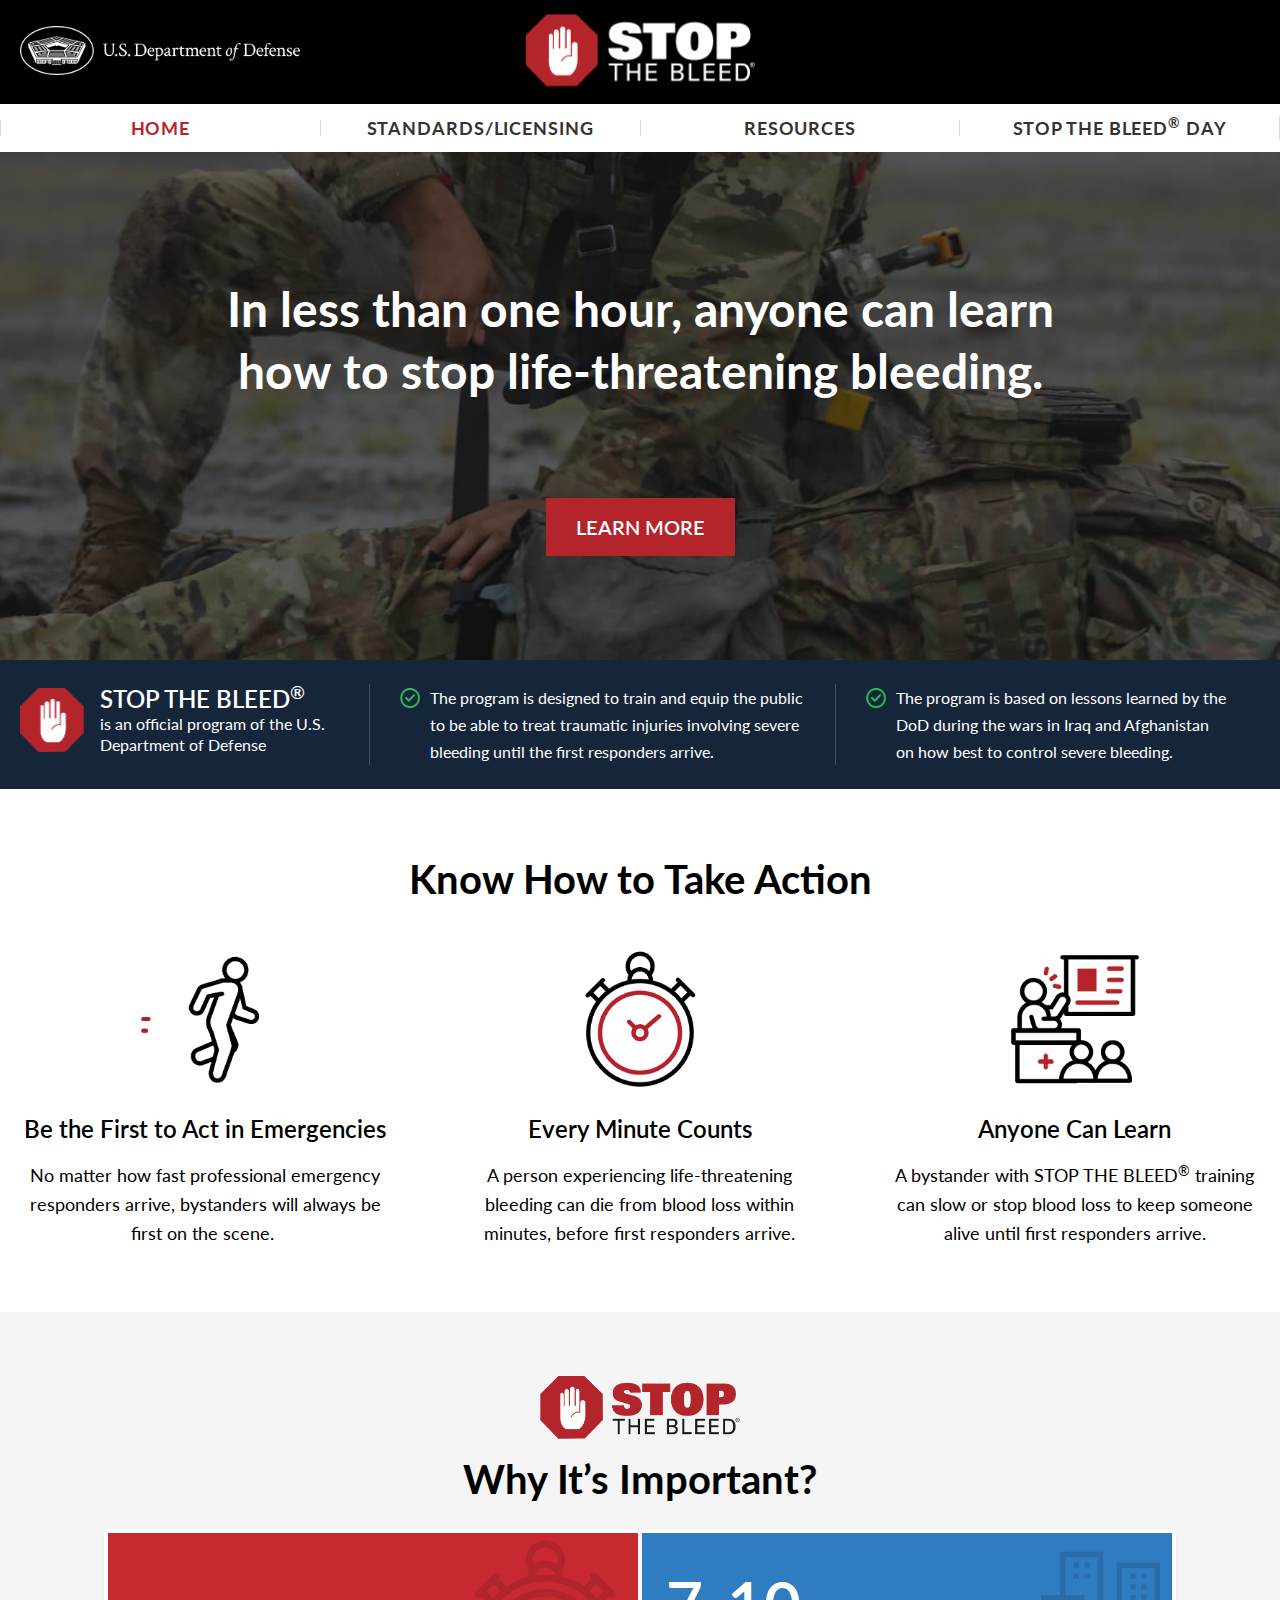
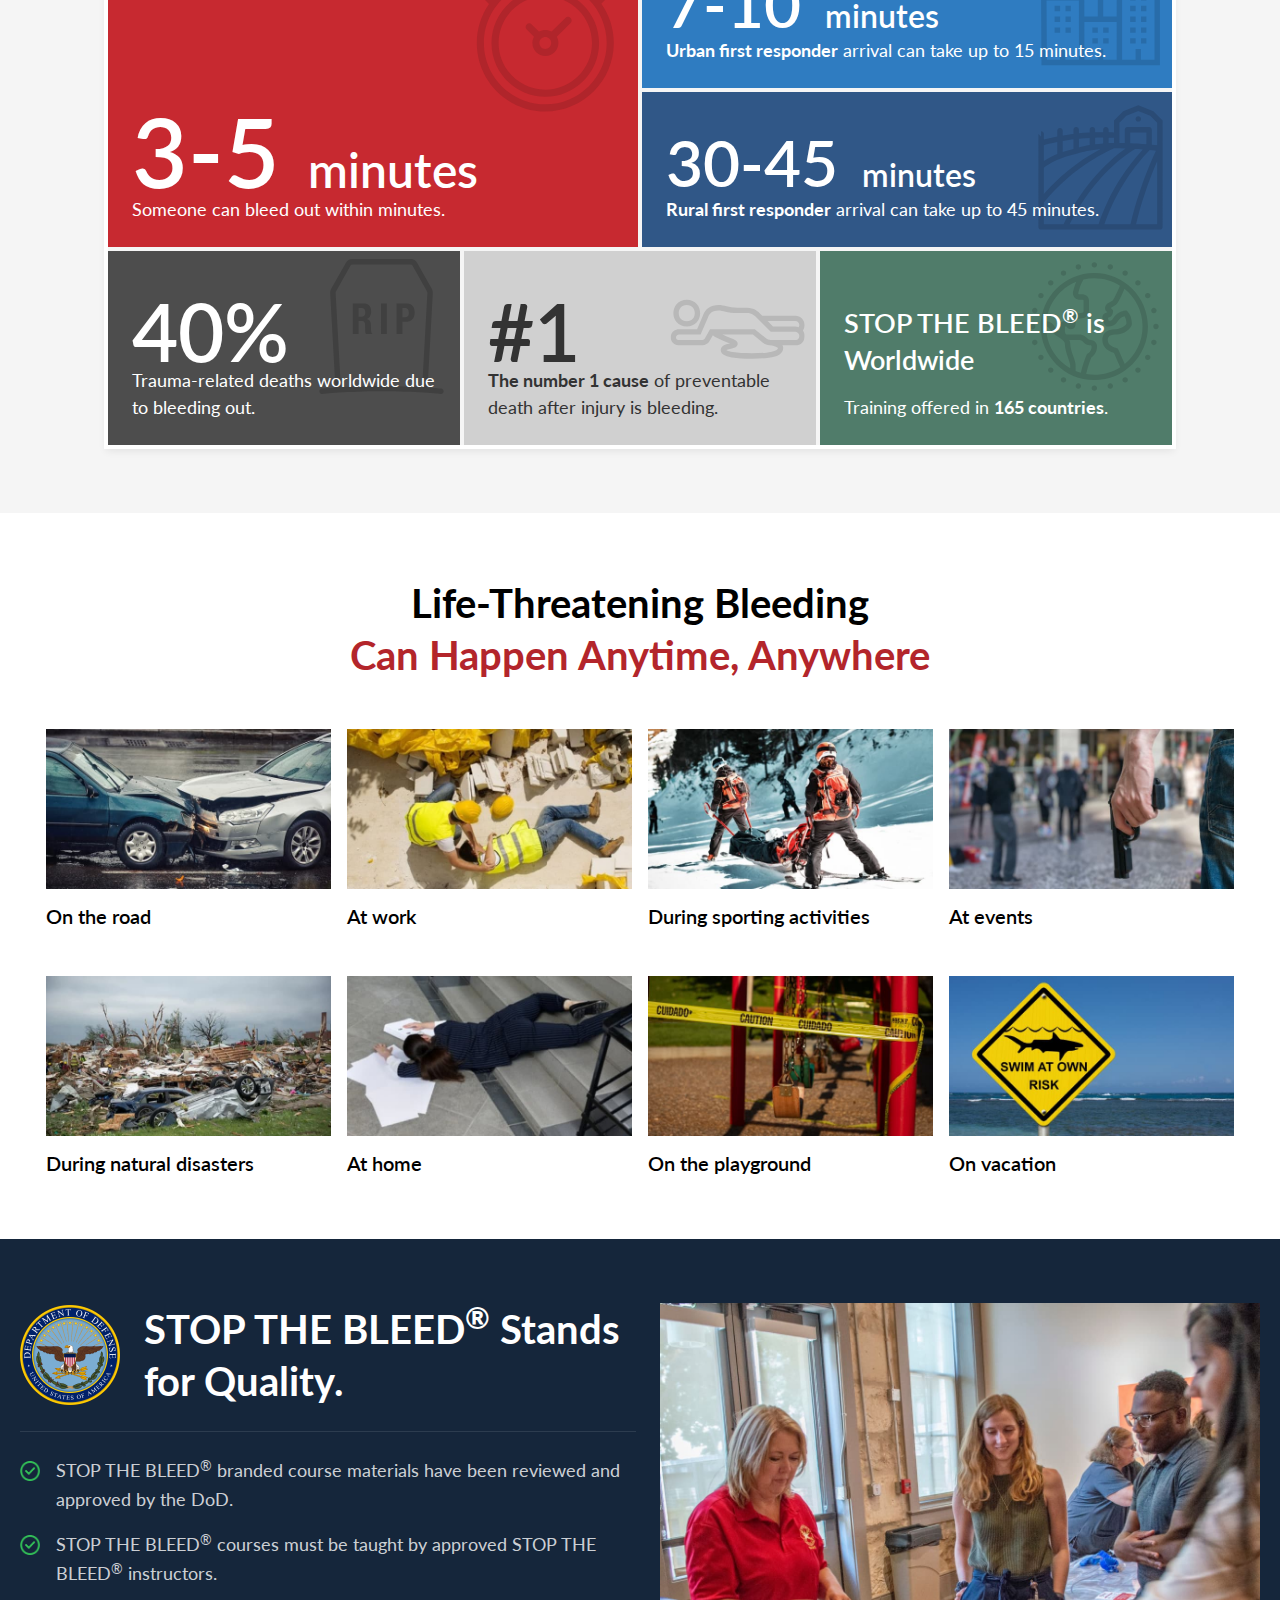
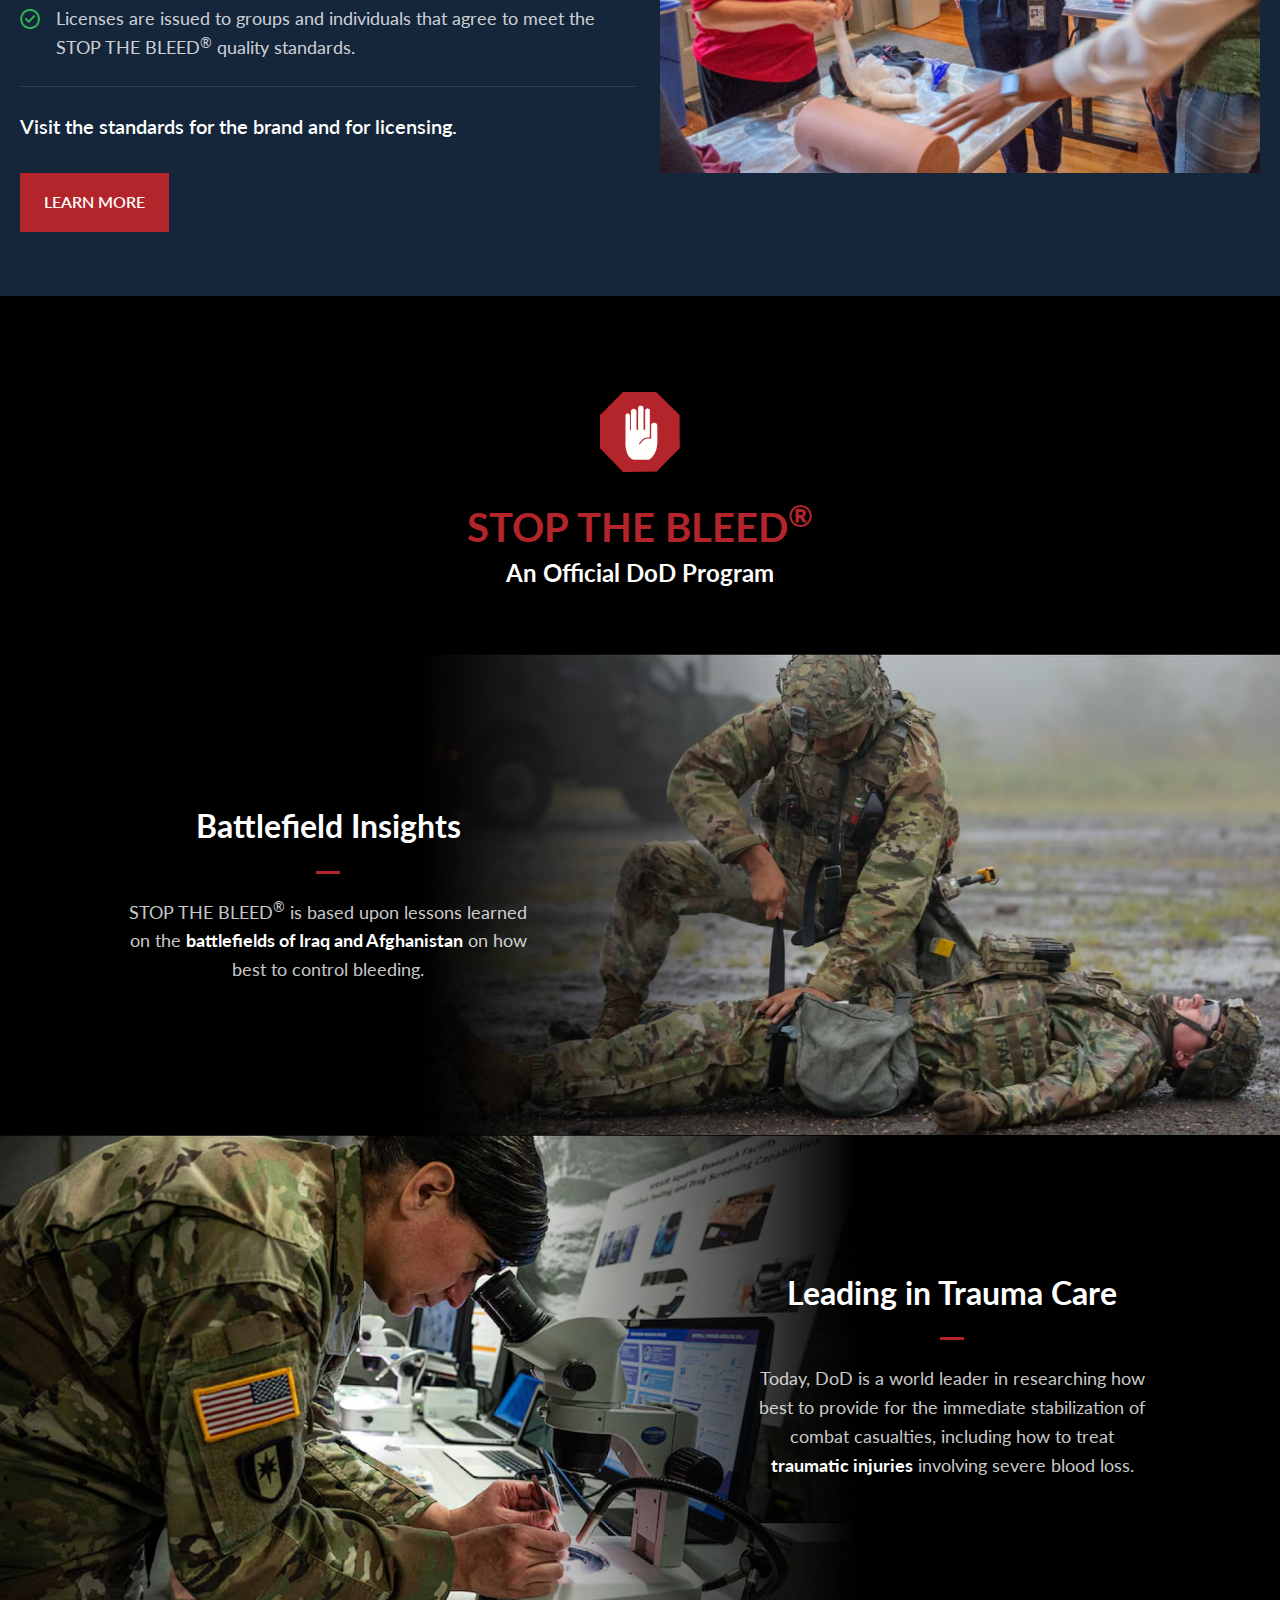
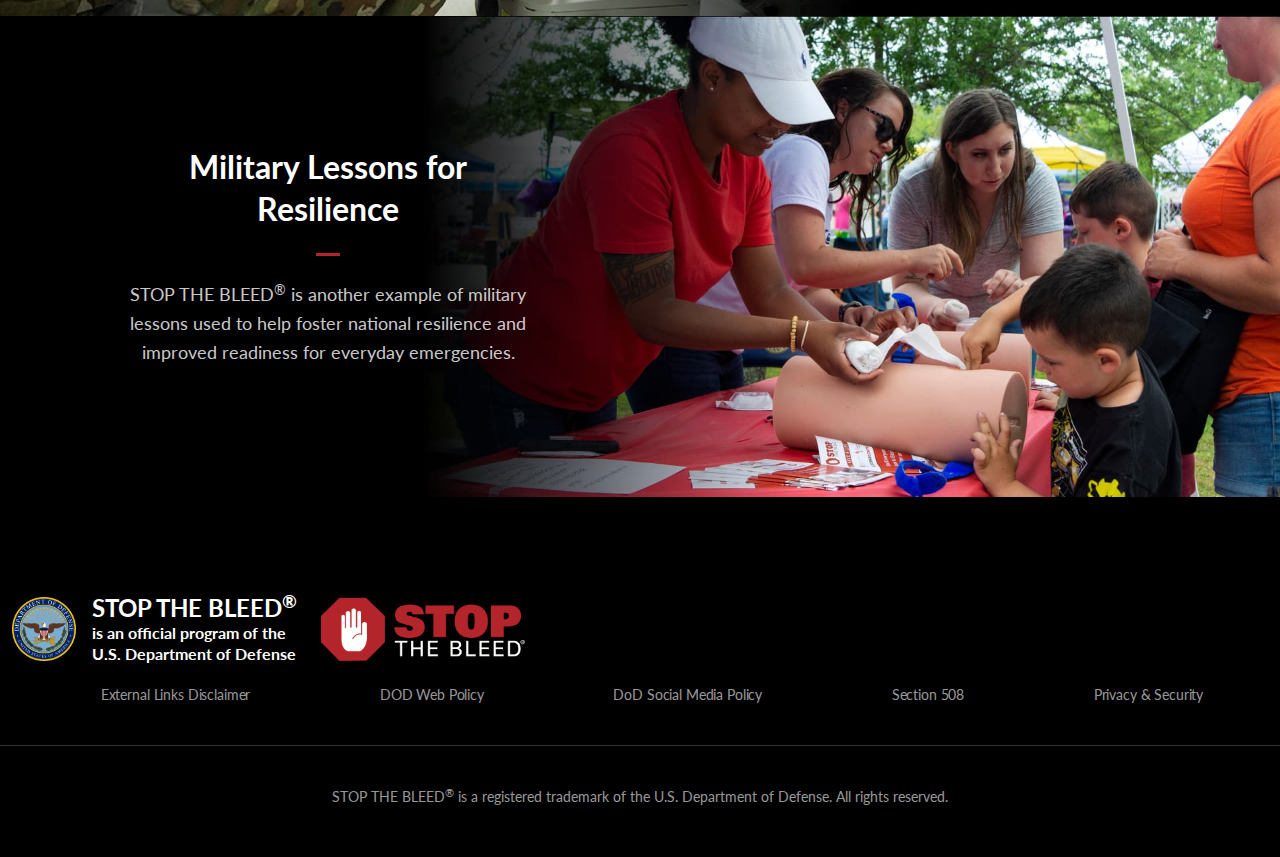
<file: index.html>
<!doctype html>
<html lang="en-US">
<head prefix="og: https://ogp.me/ns#">
<!-- Google Tag Manager --> 
<script>(function(w,d,s,l,i){w[l]=w[l]||[];w[l].push({'gtm.start':
new Date().getTime(),event:'gtm.js'});var f=d.getElementsByTagName(s)[0],
j=d.createElement(s),dl=l!='dataLayer'?'&l='+l:'';j.async=true;j.src=
'https://www.googletagmanager.com/gtm.js?id='+i+dl;f.parentNode.insertBefore(j,f);
})(window,document,'script','dataLayer','GTM-W4WP4XMF');</script> 
<!-- End Google Tag Manager -->
<meta charset="UTF-8">
<title>DoD STOP THE BLEED®</title>
<meta name="description" content="STOP THE BLEED® is an official program of the U.S. Department of Defense (DoD) designed to train and equip the public to treat severe bleeding injuries. Learn more about the program and its resources.">
<meta name="keywords" content="STOP THE BLEED, U.S. Department of Defense, DoD, bleeding control, emergency response, training, severe bleeding, public safety">
<meta name="viewport" content="width=device-width,initial-scale=1.0">
<meta name="format-detection" content="telephone=no,email=no,address=no">
<link rel="icon" href="https://www.dodstopthebleed.org/img/favicon.ico" />
<link rel="apple-touch-icon" href="https://www.dodstopthebleed.org/img/favicon.png" />
<link rel="canonical" href="https://www.dodstopthebleed.org/" />
<meta name="robots" content="index, follow">

<!-- OGP -->
<meta property="og:url" content="https://www.dodstopthebleed.org">
<meta property="og:type" content="website">
<meta property="og:title" content="DoD STOP THE BLEED®">
<meta property="og:description" content="STOP THE BLEED® is an official program of the U.S. Department of Defense (DoD)">
<meta property="og:site_name" content="DoD STOP THE BLEED®">
<meta property="og:image" content="https://www.dodstopthebleed.org/img/stbimg.jpg">
<meta property="og:locale" content="en_US">

<!-- Import Google Fonts -->
<style>
@import url('https://fonts.googleapis.com/css2?family=Lato:ital,wght@0,100;0,300;0,400;0,700;0,900;1,100;1,300;1,400;1,700;1,900&display=swap');
</style>

<!-- Import CSS -->
<link href="css/reset.css" rel="stylesheet" type="text/css">
<link href="css/style.css" rel="stylesheet" type="text/css">

<!-- Import jquery and scripts --> 
<script src="https://code.jquery.com/jquery-1.12.4.min.js"></script> 
<script src="js/menu.js"></script> 
<!-- Schema Markup --> 
<script type="application/ld+json">
	{
	  "@context": "https://schema.org",
	  "@type": "WebPage",
	  "headline": "DoD STOP THE BLEED®",
	  "description": "STOP THE BLEED® is an official program of the U.S. Department of Defense designed to train and equip the public to treat severe bleeding injuries.",
	  "url": "https://www.dodstopthebleed.org/",
	  "author": {
		"@type": "Organization",
		"name": "U.S. Department of Defense"
	  },
	  "datePublished": "2025-02-24",
	  "image": "https://www.dodstopthebleed.org/img/stbimg.jpg",
	  "mainEntityOfPage": {
		"@type": "WebPage",
		"@id": "https://www.dodstopthebleed.org/"
	  }
	}
</script> 
<!-- Google tag (gtag.js) --> 
<script async src="https://www.googletagmanager.com/gtag/js?id=G-KY23160KFX"></script> 
<script>
  window.dataLayer = window.dataLayer || [];
  function gtag(){dataLayer.push(arguments);}
  gtag('js', new Date());

  gtag('config', 'G-KY23160KFX');
</script>
</head>
<body>
<!-- Google Tag Manager (noscript) -->
<noscript>
<iframe src="https://www.googletagmanager.com/ns.html?id=GTM-W4WP4XMF"
height="0" width="0" style="display:none;visibility:hidden"></iframe>
</noscript>
<!-- End Google Tag Manager (noscript) --> 
<!-- modal window -->
<div class="menu-icon"><img src="img/menu_icon.svg" alt="menu"/></div>
<div class="slide_modal">
  <nav class="slide-menu">
    <button class="close-btn"><img src="img/close_icon.svg" alt="Close the menu"/></button>
    <ul>
      <li><a href="index.html" title="DoD STOP THE BLEED® - Home"　ontouchstart>Home</a></li>
      <li><a href="dod-stop-the-bleed-standards.html" title="DoD STOP THE BLEED® - Standards/Licenses" ontouchstart>Standards/Licensing</a></li>
      <li><a href="dod-stop-the-bleed-resources.html" title="DoD STOP THE BLEED® - Resources" ontouchstart>Resources</a></li>
      <li><a href="dod-stop-the-bleed-day.html" title="DoD STOP THE BLEED® - STOP THE BLEED® Day" ontouchstart>STOP THE BLEED<sup>&#174;</sup> Day</a></li>
    </ul>
    <ul>
      <li><a href="dod-stop-the-bleed-external-links-disclaimer.html" title="Links Disclaimer">External Links Disclaimer</a></li>
      <li><a href="https://dodcio.defense.gov/DoD-Web-Policy/" title="DOD Web Policy">DOD Web Policy</a></li>
      <li><a href="https://www.defense.gov/social-media-policy/" target="_blank" title="DoD Social Media Policy" rel="noopener noreferrer">DoD Social Media Policy</a></li>
      <li><a href="https://dodcio.defense.gov/DoDSection508/Std_Stmt.aspx" target="_blank" title="Section 508" rel="noopener noreferrer">Section 508</a></li>
      <li><a href="dod-stop-the-bleed-privacy-security.html" title="Privacy and Security">Privacy &amp; Security</a></li>
    </ul>
    <div class="dodstb">
      <p><span class="title">STOP THE BLEED<sup>&#174;</sup></span>is an official program of the U.S. Department of Defense</p>
    </div>
    <p class="copy">STOP THE BLEED<sup>&#174;</sup> is a registered trademark of the U.S. Department of Defense. All rights reserved.</p>
  </nav>
</div>
<div class="header">
  <div class="dodlogo"><a href="https://www.defense.gov/" title="U.S. Department of Defense"><img src="img/logo_dod.png" width="734" height="128" alt="U.S. Department of Defense"></a></div>
  <div class="stblogo"><a href="index.html" title="DoD STOP THE BLEED®"><img src="img/logo_stb.png" width="462" height="144" alt=""></a></div>
</div>
<div class="header_menu">
  <ul>
    <li class="active"><strong>Home</strong></li>
    <li><a href="dod-stop-the-bleed-standards.html" title="DoD STOP THE BLEED® - Standards/Licenses"><strong>Standards/Licensing</strong></a></li>
    <li><a href="dod-stop-the-bleed-resources.html" title="DoD STOP THE BLEED® - Resources"><strong>Resources</strong></a></li>
    <li><a href="dod-stop-the-bleed-day.html" title="DoD STOP THE BLEED® - STOP THE BLEED® Day"><strong>STOP THE BLEED<sup>&#174;</sup> Day</strong></a></li>
  </ul>
</div>
<div class="main_cont">
  <h1>In less than one hour, anyone can learn <br>
    how to stop life-threatening bleeding.</h1>
  <p><a class="red-button" href="dod-stop-the-bleed-resources.html" title="DoD STOP THE BLEED® - Resources">Learn more</a></p>
  <div class="main_points">
    <div class="child"> <img src="img/stb_icon.png" width="129" height="128" alt="">
      <p><span class="title">STOP THE BLEED<sup>&#174;</sup></span>is an official program of the U.S. Department of Defense</p>
    </div>
    <div class="child">
      <p>The program is designed to train and equip the public to be able to treat traumatic injuries involving severe bleeding until the first responders arrive. </p>
    </div>
    <div class="child">
      <p>The program is based on lessons learned by the DoD during the wars in Iraq and Afghanistan on how best to control severe bleeding.</p>
    </div>
  </div>
</div>
<div class="takeaction">
  <h2>Know How to Take Action</h2>
  <div> <img src="img/index/action-1.gif" width="500" height="500" alt="Be the First to Act in Emergencies" title="Be the First to Act in Emergencies">
    <h3>Be the First to Act in Emergencies</h3>
    <p>No matter how fast professional emergency responders arrive, bystanders will always be first on the scene. </p>
  </div>
  <div> <img src="img/index/action-2.gif" width="500" height="500" alt="Every Minute Counts" title="Every Minute Counts">
    <h3>Every Minute Counts</h3>
    <p>A person experiencing life-threatening bleeding can die from blood loss within minutes, before first responders arrive.</p>
  </div>
  <div> <img src="img/index/action-3.gif" width="500" height="500" alt="Anyone Can Learn" title="Anyone Can Learn">
    <h3>Anyone Can Learn</h3>
    <p>A bystander with STOP THE BLEED<sup>&#174;</sup> training can slow or stop blood loss to keep someone alive until first responders arrive.</p>
  </div>
</div>
<div class="whyimportant"> <img class="stb" src="img/index/stb.png" width="703" height="220" alt="STOP THE BLEED®" title="DoD STOP THE BLEED®">
  <h2>Why It’s Important?</h2>
  <div class="container">
    <div class="important1">
      <h3><span>3-5</span> minutes</h3>
      <p>Someone can bleed out within minutes.</p>
    </div>
    <div class="important2">
      <h3><span>7-10</span> minutes</h3>
      <p><strong>Urban first responder</strong> arrival can take up to 15 minutes.</p>
    </div>
    <div class="important3">
      <h3><span>30-45</span> minutes</h3>
      <p><strong>Rural first responder</strong> arrival can take up to 45 minutes.</p>
    </div>
    <div class="important4">
      <h3><span>40%</span></h3>
      <p>Trauma-related deaths worldwide due to bleeding out.</p>
    </div>
    <div class="important5">
      <h3><span>#1</span></h3>
      <p><strong>The number 1 cause</strong> of preventable death after injury is bleeding.</p>
    </div>
    <div class="important6">
      <h3><span>STOP THE BLEED<sup>&#174;</sup> is Worldwide</span></h3>
      <p>Training offered in <strong>165 countries</strong>.</p>
    </div>
  </div>
</div>
<div class="ltb">
  <h2>Life-Threatening Bleeding <span>Can Happen Anytime, Anywhere</span></h2>
  <ul>
    <li><img src="img/index/threat_1.jpg" width="616" height="346" alt="The image for On the road" title="On the road">On the road</li>
    <li><img src="img/index/threat_2.jpg" width="616" height="346" alt="The image for At work" title="At work">At work</li>
    <li><img src="img/index/threat_3.jpg" width="616" height="346" alt="The image for During sporting activities" title="During sporting activities">During sporting activities</li>
    <li><img src="img/index/threat_4.jpg" width="616" height="346" alt="The image for At events" title="At events">At events</li>
    <li><img src="img/index/threat_5.jpg" width="616" height="346" alt="The image for During natural disasters" title="During natural disasters">During natural disasters</li>
    <li><img src="img/index/threat_6.jpg" width="616" height="346" alt="The image for At home" title="At home">At home</li>
    <li><img src="img/index/threat_7.jpg" width="616" height="346" alt="The image for On the playground" title="On the playground">On the playground</li>
    <li><img src="img/index/threat_8.jpg" width="616" height="346" alt="The image for On vacation" title="On vacation">On vacation</li>
  </ul>
</div>
<div class="quality">
  <div>
    <h2>STOP THE BLEED<sup>&#174;</sup> Stands for Quality.</h2>
    <ul>
      <li>STOP THE BLEED<sup>&#174;</sup> branded course materials have been reviewed and approved by the DoD.</li>
      <li>STOP THE BLEED<sup>&#174;</sup> courses must be taught by approved STOP THE BLEED<sup>&#174;</sup> instructors. </li>
      <li>Licenses are issued to groups and individuals that agree to meet the STOP THE BLEED<sup>&#174;</sup> quality standards.</li>
    </ul>
    <p>Visit the standards for the brand and for licensing. </p>
    <a class="red-button" href="dod-stop-the-bleed-standards.html" title="STOP THE BLEED® Standards and Licensing">Learn more</a> </div>
  <div> <img class="qualityimage" src="img/index/quality.jpg" width="1232" height="964" alt="The image for STOP THE BLEED® Stands for Quality" title="STOP THE BLEED® Stands for Quality"> </div>
</div>
<div class="odp"> <img class="logo" src="img/stb_icon.png" width="129" height="128" alt="">
  <h2>STOP THE BLEED<sup>&#174;</sup> <span>An Official DoD Program</span></h2>
  <div class="first">
    <div>
      <h3>Battlefield Insights</h3>
      <hr>
      <p>STOP THE BLEED<sup>&#174;</sup> is based upon lessons learned on the <strong>battlefields of Iraq and Afghanistan</strong> on how best to control bleeding. <img class="dps" src="img/index/program_1.jpg" width="1284" height="723" alt="Battlefield Insights"> </p>
    </div>
  </div>
  <div class="second">
    <div>
      <h3>Leading in Trauma Care</h3>
      <hr>
      <p>Today, DoD is a world leader in researching how best to provide for the immediate stabilization of combat casualties, including how to treat <strong>traumatic injuries</strong> involving severe blood loss. <img class="dps" src="img/index/program_2.jpg" width="1284" height="723" alt="Leading in Trauma Care"> </p>
    </div>
  </div>
  <div class="third">
    <div>
      <h3>Military Lessons for Resilience</h3>
      <hr>
      <p>STOP THE BLEED<sup>&#174;</sup> is another example of military lessons used to help foster national resilience and improved readiness for everyday emergencies. <img class="dps" src="img/index/program_3.jpg" width="1284" height="723" alt="Military Lessons for Resilience"> </p>
    </div>
  </div>
</div>
<footer>
  <div class="cont">
    <div class="footer_dodstb">
      <p><span class="title">STOP THE BLEED<sup>&#174;</sup></span>is an official program of the U.S. Department of Defense</p>
    </div>
    <img src="img/footer_2.png" width="409" height="129" alt="STOP THE BLEED®" title="STOP THE BLEED®">
    <ul>
      <li><a href="dod-stop-the-bleed-external-links-disclaimer.html" title="Links Disclaimer">External Links Disclaimer</a></li>
      <li><a href="https://dodcio.defense.gov/DoD-Web-Policy/" title="DOD Web Policy">DOD Web Policy</a></li>
      <li><a href="https://www.defense.gov/social-media-policy/" target="_blank" title="DoD Social Media Policy" rel="noopener noreferrer">DoD Social Media Policy</a></li>
      <li><a href="https://dodcio.defense.gov/DoDSection508/Std_Stmt.aspx" target="_blank" title="Section 508" rel="noopener noreferrer">Section 508</a></li>
      <li><a href="dod-stop-the-bleed-privacy-security.html" title="Privacy and Security">Privacy &amp; Security</a></li>
    </ul>
  </div>
  <hr>
  <p class="copy">STOP THE BLEED<sup>&#174;</sup> is a registered trademark of the U.S. Department of Defense. All rights reserved. </p>
</footer>
</body>
</html>
</file>
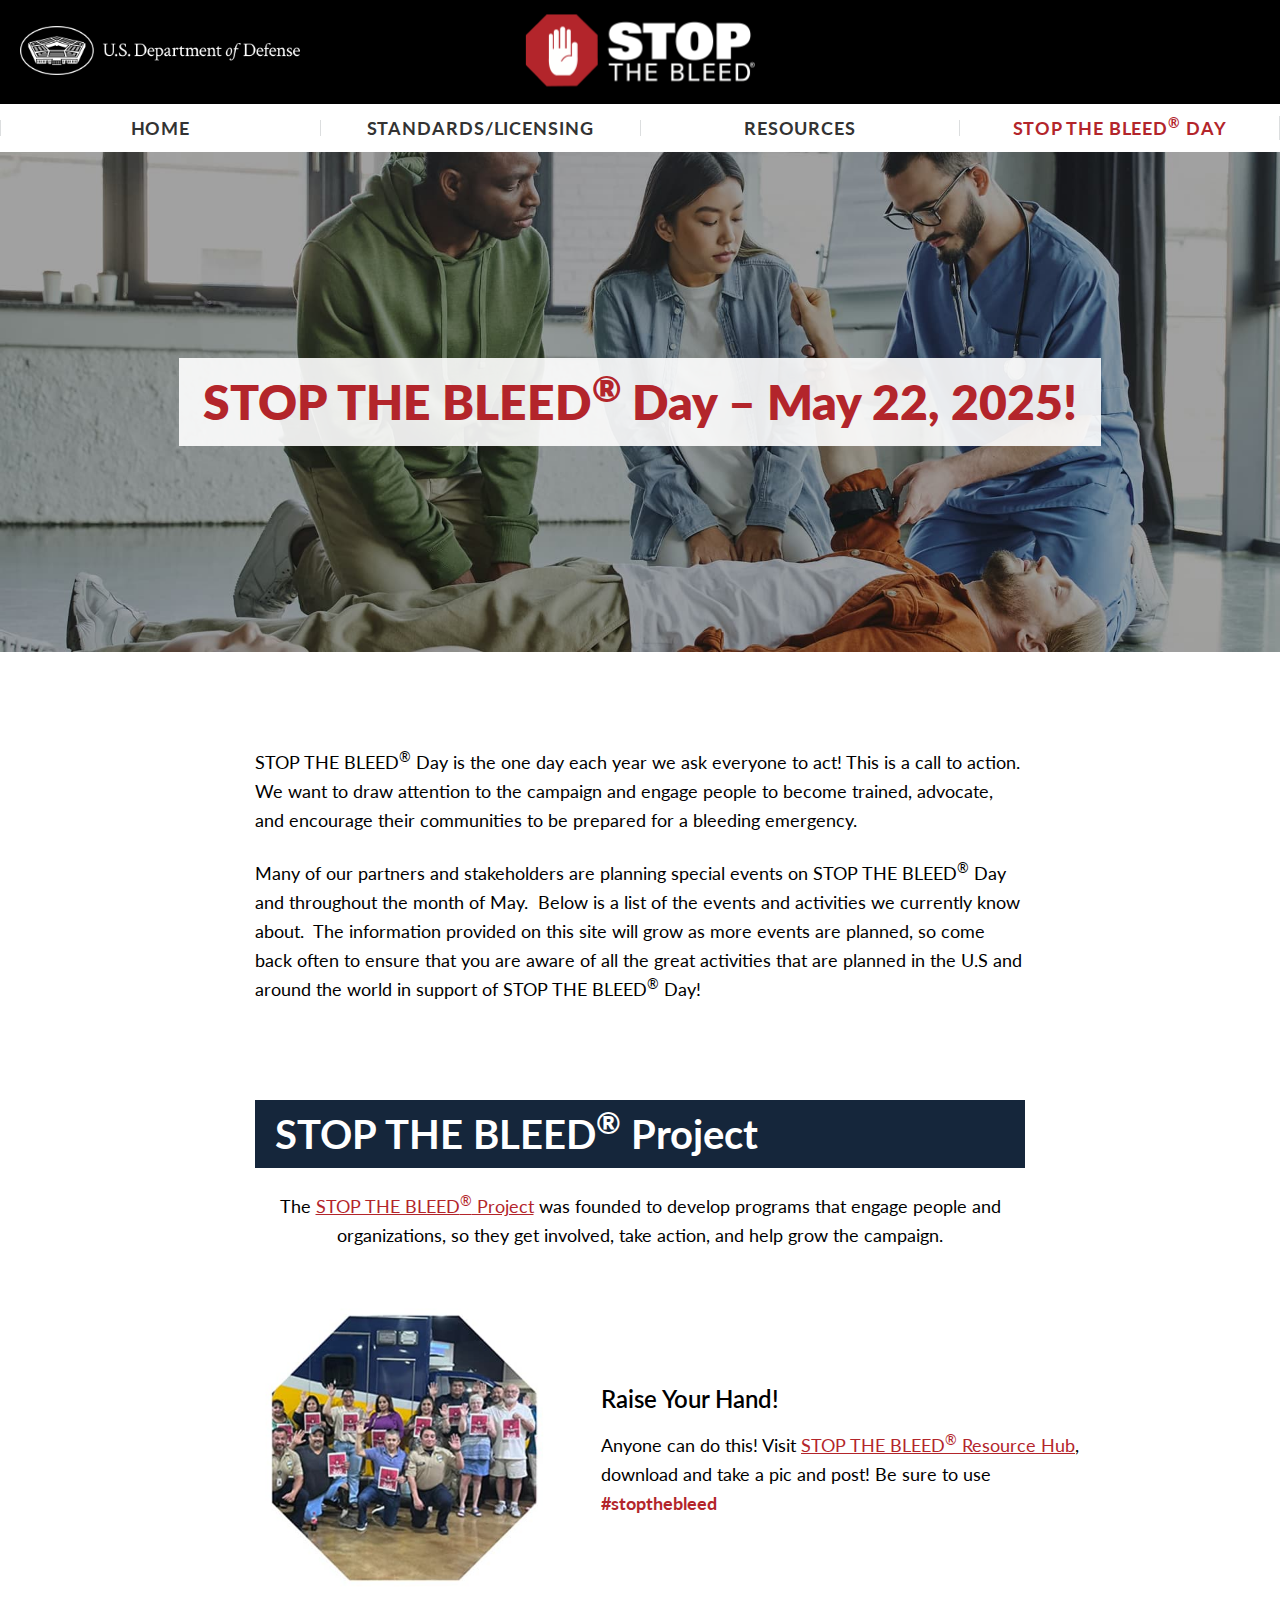
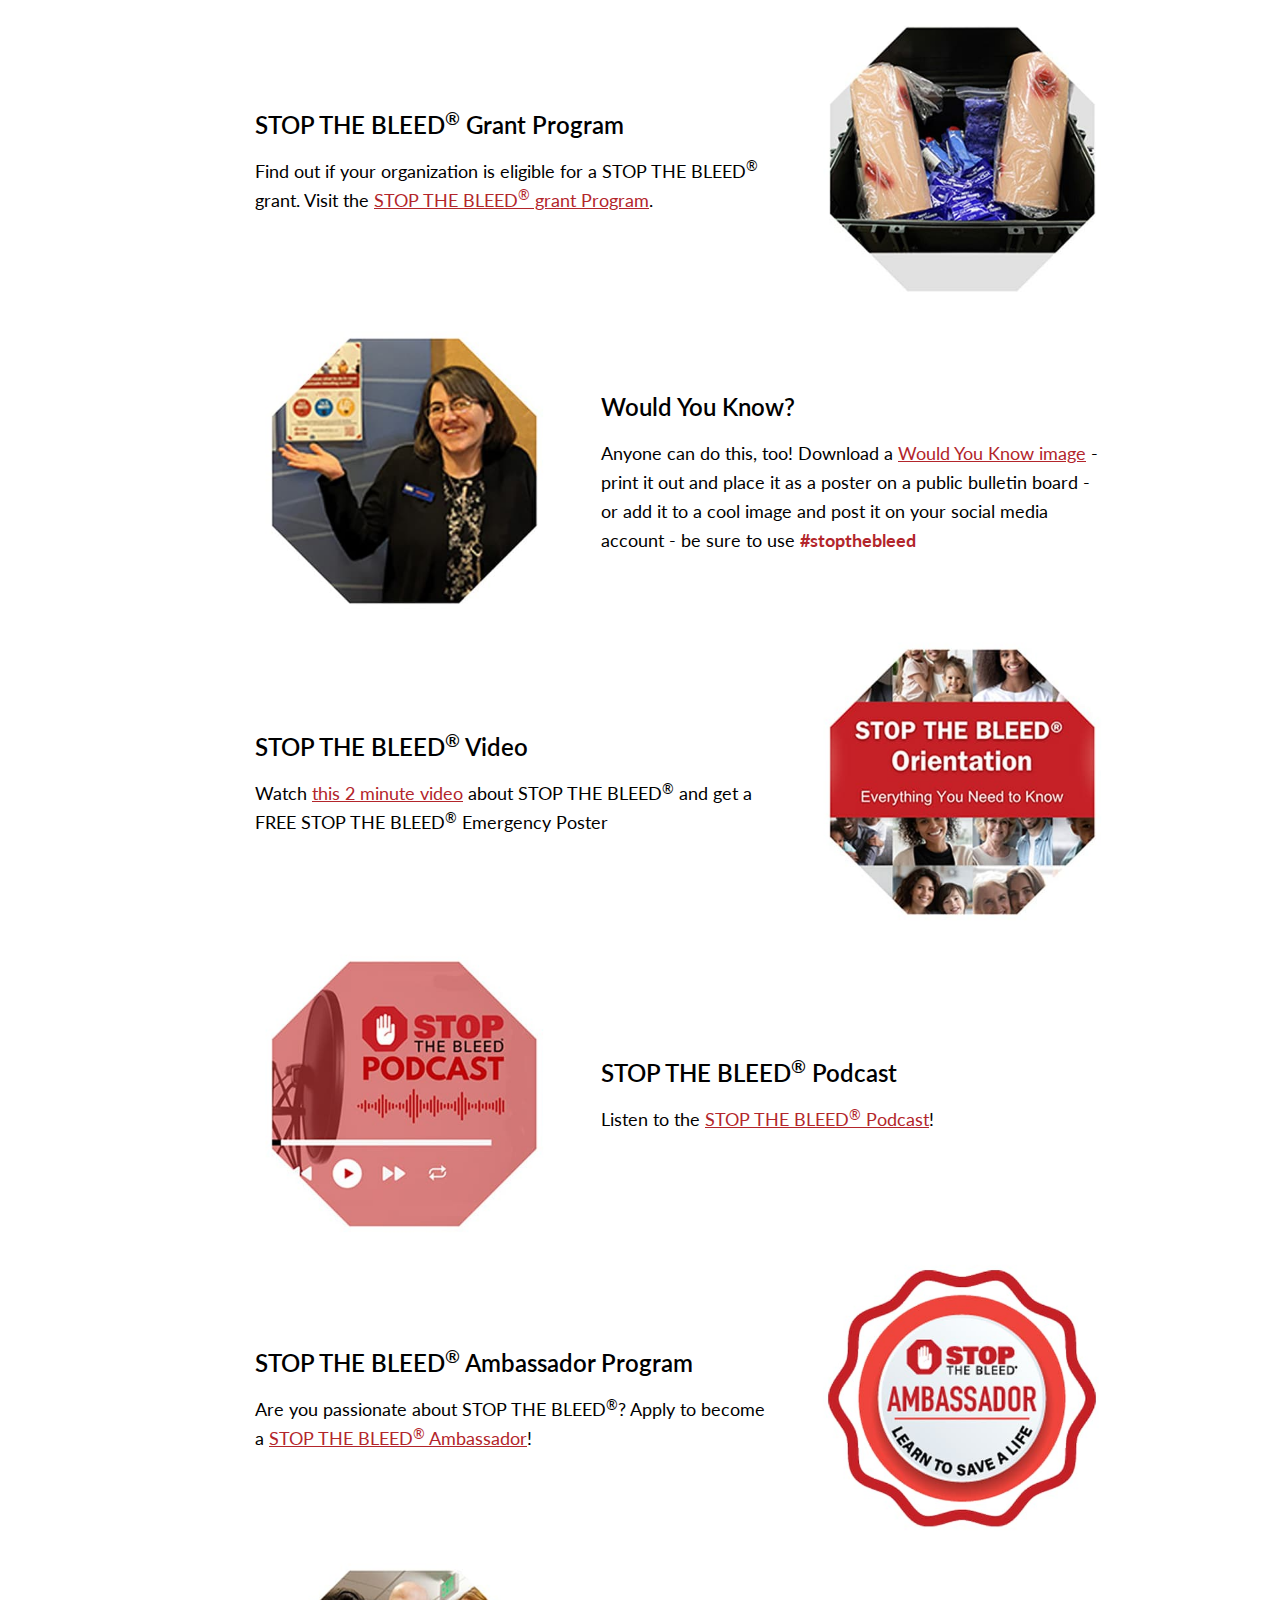
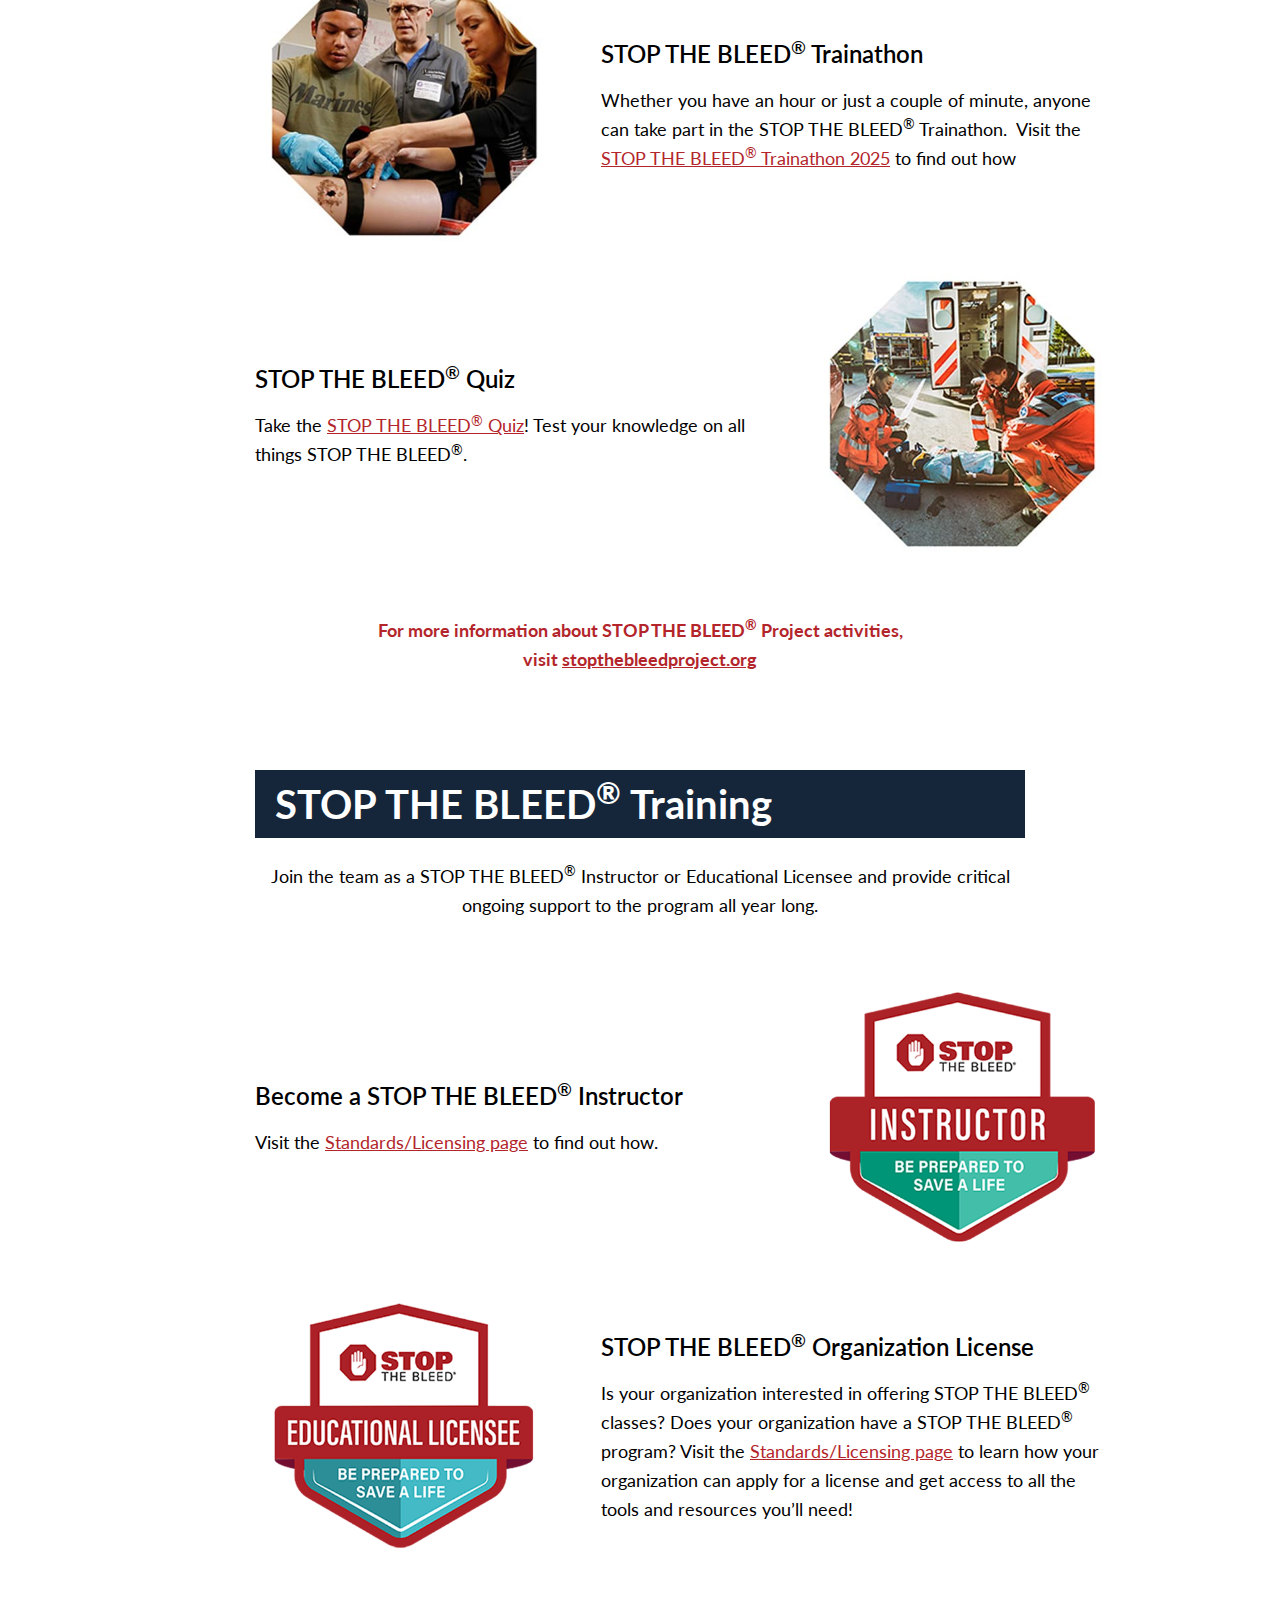
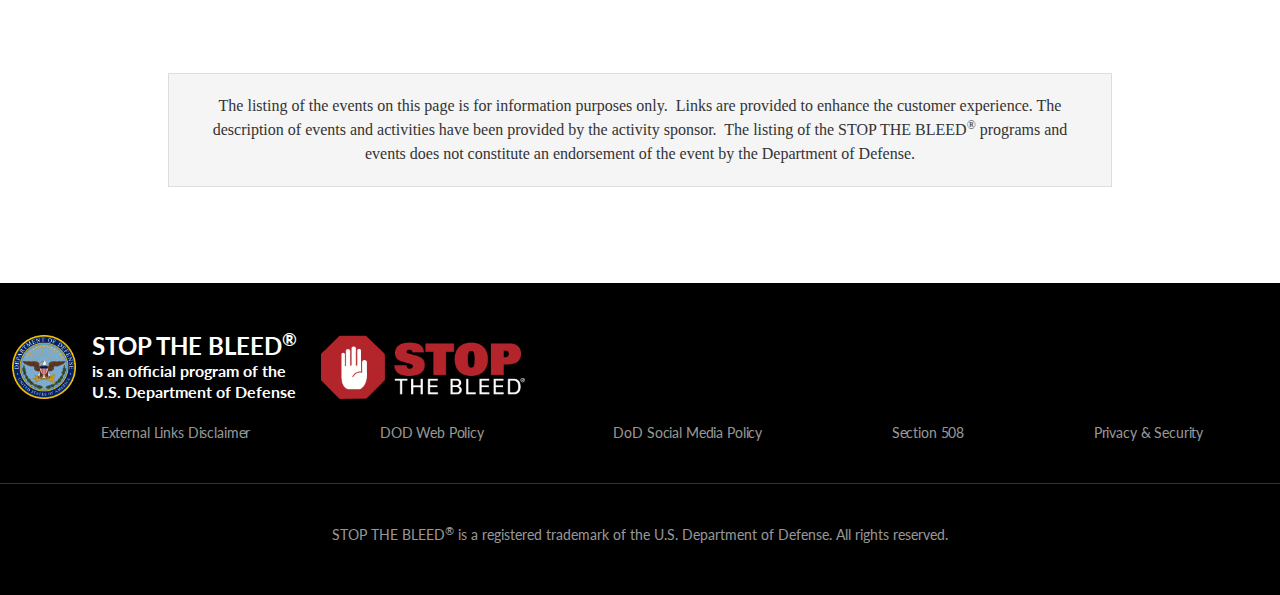
<file: dod-stop-the-bleed-day.html>
<!doctype html>
<html lang="en-US">
<head prefix="og: https://ogp.me/ns#">
<!-- Google Tag Manager --> 
<script>(function(w,d,s,l,i){w[l]=w[l]||[];w[l].push({'gtm.start':
new Date().getTime(),event:'gtm.js'});var f=d.getElementsByTagName(s)[0],
j=d.createElement(s),dl=l!='dataLayer'?'&l='+l:'';j.async=true;j.src=
'https://www.googletagmanager.com/gtm.js?id='+i+dl;f.parentNode.insertBefore(j,f);
})(window,document,'script','dataLayer','GTM-W4WP4XMF');</script> 
<!-- End Google Tag Manager -->
<meta charset="UTF-8">
<title>STOP THE BLEED® Day – May 22, 2025 | DoD STOP THE BLEED</title>
<meta name="description" content="Join us on STOP THE BLEED® Day, May 22, 2025, to raise awareness, get trained, and advocate for bleeding emergency preparedness. Discover events, activities, and resources.">
<meta name="keywords" content="STOP THE BLEED, U.S. Department of Defense, DoD, training, equipment, licensing, standards, bleeding control, emergency response, STOP THE BLEED Day, May 22, 2025">
<meta name="viewport" content="width=device-width,initial-scale=1.0">
<meta name="format-detection" content="telephone=no,email=no,address=no">
<link rel="icon" href="https://www.dodstopthebleed.org/img/favicon.ico" />
<link rel="apple-touch-icon" href="https://www.dodstopthebleed.org/img/favicon.png" />
<link rel="canonical" href="https://www.dodstopthebleed.org/dod-stop-the-bleed-day.html" />
<meta name="robots" content="index, follow">

<!-- OGP -->
<meta property="og:url" content="https://www.dodstopthebleed.org/dod-stop-the-bleed-day.html">
<meta property="og:type" content="website">
<meta property="og:title" content="DoD STOP THE BLEED® Day – May 22, 2025">
<meta property="og:description" content="Join us on STOP THE BLEED® Day, May 22, 2025, to raise awareness, get trained, and advocate for bleeding emergency preparedness. Discover events, activities, and resources.">
<meta property="og:site_name" content="DoD STOP THE BLEED®">
<meta property="og:image" content="https://www.dodstopthebleed.org/img/stbimg.jpg">
<meta property="og:locale" content="en_US">

<!-- Import Google Fonts -->
<style>
@import url('https://fonts.googleapis.com/css2?family=Lato:ital,wght@0,100;0,300;0,400;0,700;0,900;1,100;1,300;1,400;1,700;1,900&display=swap');
</style>

<!-- Import CSS -->
<link href="css/reset.css" rel="stylesheet" type="text/css">
<link href="css/style.css" rel="stylesheet" type="text/css">

<!-- Import jquery and scripts --> 
<script src="https://code.jquery.com/jquery-1.12.4.min.js"></script> 
<script src="js/menu.js"></script> 
<script src="js/external_link.js"></script> 
<!-- Schema Markup --> 
<script type="application/ld+json">
{
 "@context": "https://schema.org",
 "@type": "WebPage",
 "headline": "STOP THE BLEED® Day – May 22, 2025",
 "description": "STOP THE BLEED® Day is the one day each year we ask everyone to act! This is a call to action. We want to draw attention to the campaign and engage people to become trained, advocate, and encourage their communities to be prepared for a bleeding emergency.",
 "url": "https://www.dodstopthebleed.org/dod-stop-the-bleed-day.html",
 "author": {
  "@type": "Organization",
  "name": "U.S. Department of Defense"
 },
 "datePublished": "2025-03-24",
 "image": "https://www.dodstopthebleed.org/img/stbimg.jpg",
 "mainEntityOfPage": {
  "@type": "WebPage",
  "@id": "https://www.dodstopthebleed.org/dod-stop-the-bleed-day.html"
 }
}
</script> 
<!-- Google tag (gtag.js) --> 
<script async src="https://www.googletagmanager.com/gtag/js?id=G-KY23160KFX"></script> 
<script>
 window.dataLayer = window.dataLayer || [];
 function gtag(){dataLayer.push(arguments);}
 gtag('js', new Date());

 gtag('config', 'G-KY23160KFX');
</script>
</head>

<body>
<!-- Google Tag Manager (noscript) -->
<noscript>
<iframe src="https://www.googletagmanager.com/ns.html?id=GTM-W4WP4XMF"
height="0" width="0" style="display:none;visibility:hidden"></iframe>
</noscript>
<!-- End Google Tag Manager (noscript) --> 
<!-- modal window -->
<div class="menu-icon"><img src="img/menu_icon.svg" alt="menu"/></div>
<div class="slide_modal">
  <nav class="slide-menu">
    <button class="close-btn"><img src="img/close_icon.svg" alt="Close the menu"/></button>
    <ul>
      <li><a href="index.html" title="DoD STOP THE BLEED® - Home"　ontouchstart>Home</a></li>
      <li><a href="dod-stop-the-bleed-standards.html" title="DoD STOP THE BLEED® - Standards/Licenses" ontouchstart>Standards/Licensing</a></li>
      <li><a href="dod-stop-the-bleed-resources.html" title="DoD STOP THE BLEED® - Resources" ontouchstart>Resources</a></li>
      <li><a href="dod-stop-the-bleed-day.html" title="DoD STOP THE BLEED® - STOP THE BLEED<sup>&#174;</sup> Day" ontouchstart>STOP THE BLEED<sup>&#174;</sup> Day</a></li>
    </ul>
    <ul>
      <li><a href="dod-stop-the-bleed-external-links-disclaimer.html" title="Links Disclaimer">External Links Disclaimer</a></li>
      <li><a href="https://dodcio.defense.gov/DoD-Web-Policy/" title="DOD Web Policy">DOD Web Policy</a></li>
      <li><a href="https://www.defense.gov/social-media-policy/" target="_blank" title="DoD Social Media Policy" rel="noopener noreferrer">DoD Social Media Policy</a></li>
      <li><a href="https://dodcio.defense.gov/DoDSection508/Std_Stmt.aspx" target="_blank" title="Section 508" rel="noopener noreferrer">Section 508</a></li>
      <li><a href="dod-stop-the-bleed-privacy-security.html" title="Privacy and Security">Privacy &amp; Security</a></li>
    </ul>
    <div class="dodstb">
      <p><span class="title">STOP THE BLEED<sup>&#174;</sup></span>is an official program of the U.S. Department of Defense</p>
    </div>
    <p class="copy">STOP THE BLEED<sup>&#174;</sup> is a registered trademark of the U.S. Department of Defense. All rights reserved.</p>
  </nav>
</div>
<div class="header">
  <div class="dodlogo"><a href="https://www.defense.gov/" title="U.S. Department of Defense"><img src="img/logo_dod.png" width="734" height="128" alt=""></a></div>
  <div class="stblogo"><a href="index.html" title="DoD STOP THE BLEED®"><img src="img/logo_stb.png" width="462" height="144" alt=""></a></div>
</div>
<div class="header_menu">
  <ul>
    <li><a href="index.html" title="DoD STOP THE BLEED® - Home"><strong>Home</strong></a></li>
    <li><a href="dod-stop-the-bleed-standards.html" title="DoD STOP THE BLEED® - Standards/Licenses"><strong>Standards/Licensing</strong></a></li>
    <li><a href="dod-stop-the-bleed-resources.html" title="DoD STOP THE BLEED® - Resources"><strong>Resources</strong></a></li>
    <li class="active"><strong>STOP THE BLEED<sup>&#174;</sup> Day</strong></li>
  </ul>
</div>
<div class="headerblock stbday">
  <h1>STOP THE BLEED<sup>&#174;</sup> Day – May 22, 2025!</h1>
</div>
<div class="stbd_initial">
  <p>STOP THE BLEED<sup>&#174;</sup> Day is the one day each year we ask everyone to act! This is a call to action.  We want to draw attention to the campaign and engage people to become trained, advocate, and encourage their communities to be prepared for a bleeding emergency.</p>
  <p>Many of our partners and stakeholders are planning special events on STOP THE BLEED<sup>&#174;</sup> Day and throughout the month of May.  Below is a list of the events and activities we currently know about.  The information provided on this site will grow as more events are planned, so come back often to ensure that you are aware of all the great activities that are planned in the U.S and around the world in support of STOP THE BLEED<sup>&#174;</sup> Day!</p>
</div>
<div class="stbd_projects">
  <h2>STOP THE BLEED<sup>&#174;</sup> Project</h2>
  <p> The <a href="https://stopthebleedproject.org/" title=" STOP THE BLEED® Project" target="_blank" rel="noopener noreferrer">STOP THE BLEED<sup>&#174;</sup> Project</a> was founded to develop programs that engage people and organizations, so they get involved, take action, and help grow the campaign. </p>
  <div class="project">
    <div><img src="img/stbday/stbd01.jpg" width="447" height="450" alt="Raise Your Hand for STOP THE BLEED® - Join the Movement!"/></div>
    <div class="texts">
      <h3>Raise Your Hand!</h3>
      <p>Anyone can do this! Visit <a href="https://stopthebleedproject.org/raise-your-hand/" title="STOP THE BLEED® Resource Hub" target="_blank" rel="noopener noreferrer">STOP THE BLEED<sup>&#174;</sup> Resource Hub</a>, download and take a pic and post! Be sure to use <br>
        <strong><span class="stbred">#stopthebleed</span></strong></p>
    </div>
  </div>
  <div class="project reverse">
    <div class="texts">
      <h3>STOP THE BLEED<sup>&#174;</sup> Grant Program</h3>
      <p>Find out if your organization is eligible for a STOP THE BLEED<sup>&#174;</sup> grant. Visit the <a href="https://stopthebleedproject.org/stop-the-bleed-grant-program/" title="STOP THE BLEED® Grant Program" target="_blank" rel="noopener noreferrer">STOP THE BLEED<sup>&#174;</sup> grant Program</a>.</p>
    </div>
    <div><img src="img/stbday/stbd02.jpg" width="447" height="450" alt="Apply Now for the STOP THE BLEED® Grant Program - Check Your Eligibility!"/></div>
  </div>
  <div class="project">
    <div><img src="img/stbday/stbd03.jpg" width="447" height="450" alt="Would You Know How to STOP THE BLEED®? Download, Share, and Spread Awareness!"/></div>
    <div class="texts">
      <h3>Would You Know? </h3>
      <p>Anyone can do this, too! Download a <a href="https://stopthebleedproject.org/would-you-know/" title="Would You Know image from STOP THE BLEED® Project" target="_blank" rel="noopener noreferrer">Would You Know image</a> - print it out and place it as a poster on a public bulletin board - or add it to a cool image and post it on your social media account - be sure to use <strong><span class="stbred">#stopthebleed</span></strong></p>
    </div>
  </div>
  <div class="project reverse">
    <div class="texts">
      <h3>STOP THE BLEED<sup>&#174;</sup> Video</h3>
      <p>Watch <a href="https://stbcoalition.webinargeek.com/stop-the-bleed-day-short-video" title="this 2 minute video about STOP THE BLEED®" target="_blank" rel="noopener noreferrer">this 2 minute video</a> about STOP THE BLEED<sup>&#174;</sup> and get a FREE STOP THE BLEED<sup>&#174;</sup> Emergency Poster</p>
    </div>
    <div><img src="img/stbday/stbd04.jpg" width="447" height="450" alt="Watch the STOP THE BLEED® Video and Get Your Free Emergency Poster!"/></div>
  </div>
  <div class="project">
    <div><img src="img/stbday/stbd05.jpg" width="447" height="450" alt="Tune in to the STOP THE BLEED® Podcast - Listen Now!"/></div>
    <div class="texts">
      <h3>STOP THE BLEED<sup>&#174;</sup> Podcast </h3>
      <p>Listen to the <a href="https://creators.spotify.com/pod/show/stopthebleedpodcast" title="STOP THE BLEED® Podcast" target="_blank" rel="noopener noreferrer">STOP THE BLEED<sup>&#174;</sup> Podcast</a>!</p>
    </div>
  </div>
  <div class="project reverse">
    <div class="texts">
      <h3>STOP THE BLEED<sup>&#174;</sup> Ambassador Program </h3>
      <p>Are you passionate about STOP THE BLEED<sup>&#174;</sup>? Apply to become a <a href="https://stopthebleedproject.org/ambassador-program/" title="STOP THE BLEED® Ambassador" target="_blank" rel="noopener noreferrer">STOP THE BLEED<sup>&#174;</sup> Ambassador</a>!</p>
    </div>
    <div><img src="img/stbday/stbd06.jpg" width="447" height="450" alt="Become a STOP THE BLEED® Ambassador - Apply Today!"/></div>
  </div>
  <div class="project">
    <div><img src="img/stbday/stbd07.jpg" width="447" height="450" alt="Join the STOP THE BLEED® Trainathon - Participate Anytime!"/></div>
    <div class="texts">
      <h3>STOP THE BLEED<sup>&#174;</sup> Trainathon</h3>
      <p>Whether you have an hour or just a couple of minute, anyone can take part in the STOP THE BLEED<sup>&#174;</sup> Trainathon.  Visit the <a href="https://stopthebleedproject.org/trainathon/" title="STOP THE BLEED® Trainathon 2025" target="_blank" rel="noopener noreferrer">STOP THE BLEED<sup>&#174;</sup> Trainathon 2025</a> to find out how</p>
    </div>
  </div>
  <div class="project reverse">
    <div class="texts">
      <h3>STOP THE BLEED<sup>&#174;</sup> Quiz</h3>
      <p>Take the <a href="https://docs.google.com/forms/d/e/1FAIpQLSc-ImP-3_88IcsqliHViJC4_B4khuIhHgmxEMjujuNgYcyERQ/viewform" title="STOP THE BLEED® Quiz" target="_blank" rel="noopener noreferrer">STOP THE BLEED<sup>&#174;</sup> Quiz</a>! Test your knowledge on all things STOP THE BLEED<sup>&#174;</sup>.</p>
    </div>
    <div><img src="img/stbday/stbd08.jpg" width="447" height="450" alt="Test Your Knowledge with the STOP THE BLEED® Quiz - Take It Now!"/></div>
  </div>
  <div class="moreinfo">
    <p>For more information about STOP THE BLEED<sup>&#174;</sup> Project activities,<br>
      visit <a href="https://stopthebleedproject.org/" title="stopthebleedproject.org" target="_blank" rel="noopener noreferrer">stopthebleedproject.org</a></p>
  </div>
</div>
<div class="stbd_training">
  <h2>STOP THE BLEED<sup>&#174;</sup> Training</h2>
  <p class="initial">Join the team as a STOP THE BLEED<sup>&#174;</sup> Instructor or Educational Licensee and provide critical ongoing support to the program all year long. </p>
  <div class="project reverse">
    <div class="texts">
      <h3>Become a STOP THE BLEED<sup>&#174;</sup> Instructor</h3>
      <p>Visit the <a href="dod-stop-the-bleed-standards.html" title="STOP THE BLEED® Standards and Licensing | DoD STOP THE BLEED">Standards/Licensing page</a> to find out how.</p>
    </div>
    <div><img src="img/stbday/stbd_ins.png" width="447" height="450" alt="Become a STOP THE BLEED® Instructor - Learn How on the Standards/Licensing Page"/></div>
  </div>
  <div class="project">
    <div><img src="img/stbday/stbd_edu.png" width="447" height="450" alt="Get Your Organization Licensed to Offer STOP THE BLEED® Classes - Visit the Standards/Licensing Page"/></div>
    <div class="texts">
      <h3>STOP THE BLEED<sup>&#174;</sup> Organization License</h3>
      <p>Is your organization interested in offering STOP THE BLEED<sup>&#174;</sup> classes? Does your organization have a STOP THE BLEED<sup>&#174;</sup> program? Visit the <a href="dod-stop-the-bleed-standards.html" title="STOP THE BLEED® Standards and Licensing | DoD STOP THE BLEED">Standards/Licensing page</a> to learn how your organization can apply for a license and get access to all the tools and resources you’ll need!</p>
    </div>
  </div>
</div>
<div class="stbd_last">
  <p>The listing of the events on this page is for information purposes only.  Links are provided to enhance the customer experience. The description of events and activities have been provided by the activity sponsor.  The listing of the STOP THE BLEED<sup>&#174;</sup> programs and events does not constitute an endorsement of the event by the Department of Defense.</p>
</div>
<footer>
  <div class="cont">
    <div class="footer_dodstb">
      <p><span class="title">STOP THE BLEED<sup>&#174;</sup></span>is an official program of the U.S. Department of Defense</p>
    </div>
    <img src="img/footer_2.png" width="409" height="129" alt="STOP THE BLEED®" title="STOP THE BLEED®">
    <ul>
      <li><a href="dod-stop-the-bleed-external-links-disclaimer.html" title="Links Disclaimer">External Links Disclaimer</a></li>
      <li><a href="https://dodcio.defense.gov/DoD-Web-Policy/" title="DOD Web Policy">DOD Web Policy</a></li>
      <li><a href="https://www.defense.gov/social-media-policy/" target="_blank" title="DoD Social Media Policy" rel="noopener noreferrer">DoD Social Media Policy</a></li>
      <li><a href="https://dodcio.defense.gov/DoDSection508/Std_Stmt.aspx" target="_blank" title="Section 508" rel="noopener noreferrer">Section 508</a></li>
      <li><a href="dod-stop-the-bleed-privacy-security.html" title="Privacy and Security">Privacy &amp; Security</a></li>
    </ul>
  </div>
  <hr>
  <p class="copy">STOP THE BLEED<sup>&#174;</sup> is a registered trademark of the U.S. Department of Defense. All rights reserved.</p>
</footer>
<div id="myModal" class="modal">
  <div class="modal-content">
    <h2>You are now leaving the U.S. Department of Defense website</h2>
    <p>This hyperlink is provided for your convenience and to allow you to take advantage of all aspects of the STOP THE BLEED<sup>&#174;</sup> Program. <br>
      The website you are going to is not owned or controlled by DoD. DoD does not endorse this website or any products or services that may be available on the website.</p>
    <p><span class="close">Cancel</span> <a class="proceed" href="#" id="modalLink">Go to the site</a></p>
  </div>
</div>
</body>
</html>
</file>
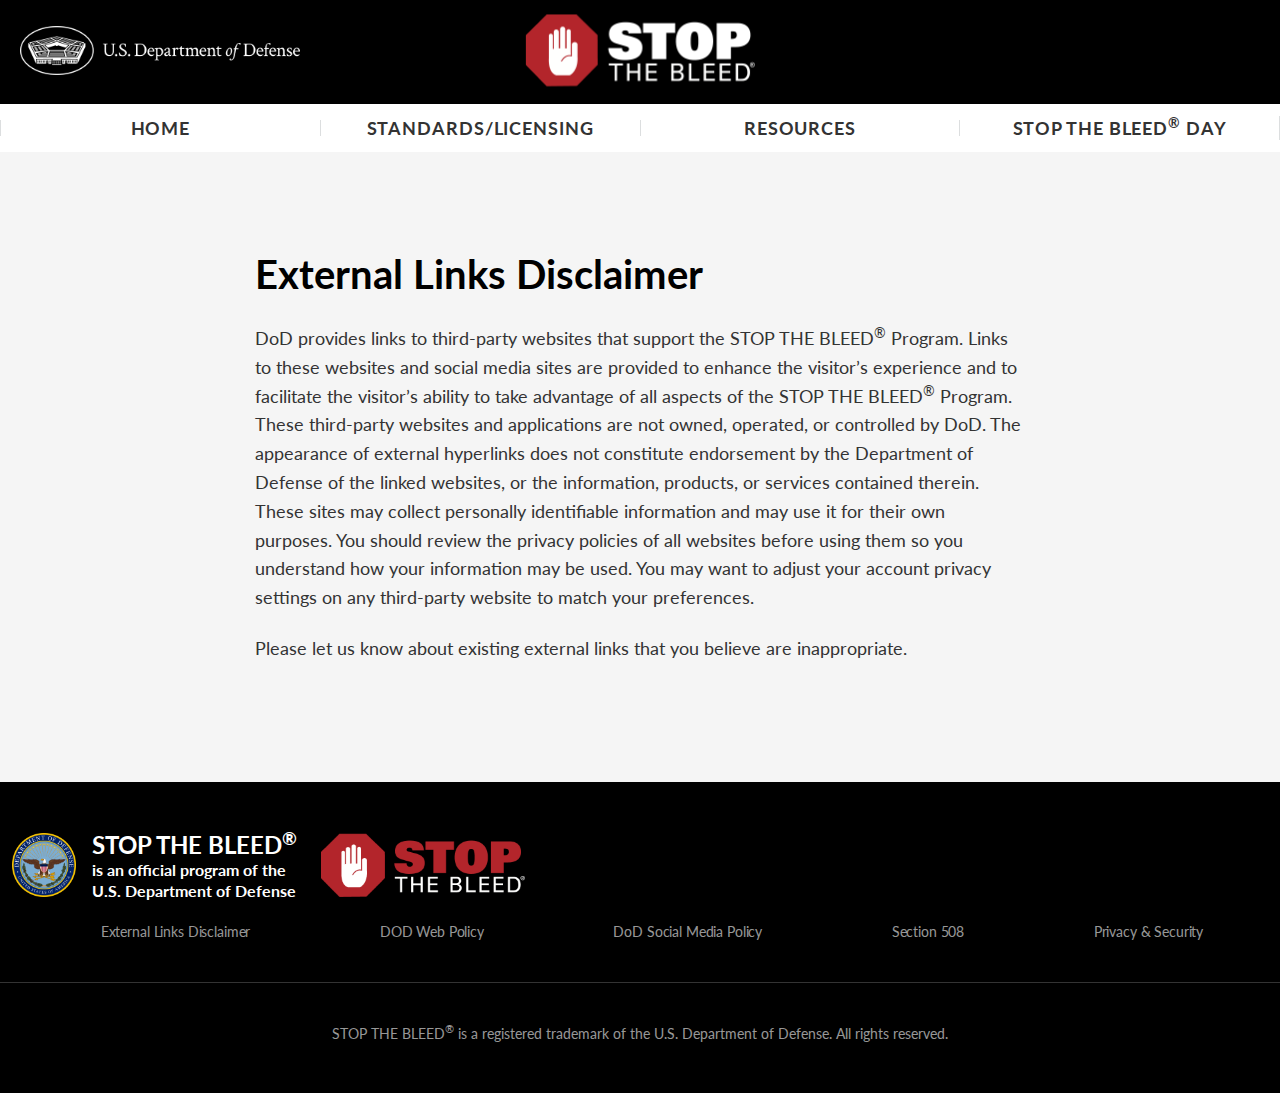
<file: dod-stop-the-bleed-external-links-disclaimer.html>
<!doctype html>
<html lang="en-US">
<head prefix="og: https://ogp.me/ns#">
<!-- Google Tag Manager --> 
<script>(function(w,d,s,l,i){w[l]=w[l]||[];w[l].push({'gtm.start':
new Date().getTime(),event:'gtm.js'});var f=d.getElementsByTagName(s)[0],
j=d.createElement(s),dl=l!='dataLayer'?'&l='+l:'';j.async=true;j.src=
'https://www.googletagmanager.com/gtm.js?id='+i+dl;f.parentNode.insertBefore(j,f);
})(window,document,'script','dataLayer','GTM-W4WP4XMF');</script> 
<!-- End Google Tag Manager -->
<meta charset="UTF-8">
<title>DoD STOP THE BLEED®|External Links Disclaimer</title>
<meta name="description" content="Read the external links disclaimer for the STOP THE BLEED® program, an official initiative of the U.S. Department of Defense (DoD). Understand the policies regarding third-party links.">
<meta name="keywords" content="STOP THE BLEED, U.S. Department of Defense, DoD, external links disclaimer, third-party links, privacy policy">
<meta name="viewport" content="width=device-width,initial-scale=1.0">
<meta name="format-detection" content="telephone=no,email=no,address=no">
<link rel="icon" href="https://www.dodstopthebleed.org/img/favicon.ico" />
<link rel="apple-touch-icon" href="https://www.dodstopthebleed.org/img/favicon.png" />
<link rel="canonical" href="https://www.dodstopthebleed.org/dod-stop-the-bleed-external-links-disclaimer.html" />
<meta name="robots" content="index, follow">

<!-- OGP -->
<meta property="og:url" content="https://www.dodstopthebleed.org">
<meta property="og:type" content="website">
<meta property="og:title" content="DoD STOP THE BLEED®">
<meta property="og:description" content="STOP THE BLEED® is an official program of the U.S. Department of Defense (DoD)">
<meta property="og:site_name" content="DoD STOP THE BLEED®">
<meta property="og:image" content="https://www.dodstopthebleed.org/img/stbimg.jpg">
<meta property="og:locale" content="en_US">

<!-- Import Google Fonts -->
<style>
@import url('https://fonts.googleapis.com/css2?family=Lato:ital,wght@0,100;0,300;0,400;0,700;0,900;1,100;1,300;1,400;1,700;1,900&display=swap');
</style>

<!-- Import CSS -->
<link href="css/reset.css" rel="stylesheet" type="text/css">
<link href="css/style.css" rel="stylesheet" type="text/css">

<!-- Import jquery and scripts --> 
<script src="https://code.jquery.com/jquery-1.12.4.min.js"></script> 
<script src="js/menu.js"></script> 
<!-- Schema Markup --> 
<script type="application/ld+json">
{
  "@context": "https://schema.org",
  "@type": "WebPage",
  "headline": "STOP THE BLEED® External Links Disclaimer",
  "description": "This page provides the external links disclaimer for the STOP THE BLEED® program, an official initiative of the U.S. Department of Defense.",
  "url": "https://www.dodstopthebleed.org/dod-stop-the-bleed-external-links-disclaimer.html",
  "author": {
    "@type": "Organization",
    "name": "U.S. Department of Defense"
  },
  "datePublished": "2025-02-24",
  "image": "https://www.dodstopthebleed.org/img/stbimg.jpg",
  "mainEntityOfPage": {
    "@type": "WebPage",
    "@id": "https://www.dodstopthebleed.org/dod-stop-the-bleed-external-links-disclaimer.html"
  }
}
</script> 
<!-- Google tag (gtag.js) --> 
<script async src="https://www.googletagmanager.com/gtag/js?id=G-KY23160KFX"></script> 
<script>
  window.dataLayer = window.dataLayer || [];
  function gtag(){dataLayer.push(arguments);}
  gtag('js', new Date());

  gtag('config', 'G-KY23160KFX');
</script>
</head>

<body>
<!-- Google Tag Manager (noscript) -->
<noscript>
<iframe src="https://www.googletagmanager.com/ns.html?id=GTM-W4WP4XMF"
height="0" width="0" style="display:none;visibility:hidden"></iframe>
</noscript>
<!-- End Google Tag Manager (noscript) --> 
<!-- modal window -->
<div class="menu-icon"><img src="img/menu_icon.svg" alt="menu"/></div>
<div class="slide_modal">
  <nav class="slide-menu">
    <button class="close-btn"><img src="img/close_icon.svg" alt="Close the menu"/></button>
    <ul>
      <li><a href="index.html" title="DoD STOP THE BLEED® - Home"><strong>Home</strong></a></li>
      <li><a href="dod-stop-the-bleed-standards.html" title="DoD STOP THE BLEED® - Standards/Licenses" ontouchstart>Standards/Licensing</a></li>
      <li><a href="dod-stop-the-bleed-resources.html" title="DoD STOP THE BLEED® - Resources" ontouchstart>Resources</a></li>
      <li><a href="dod-stop-the-bleed-day.html" title="DoD STOP THE BLEED® - STOP THE BLEED® Day" ontouchstart>STOP THE BLEED<sup>&#174;</sup> Day</a></li>
    </ul>
    <ul>
      <li><a href="dod-stop-the-bleed-external-links-disclaimer.html" title="Links Disclaimer">External Links Disclaimer</a></li>
      <li><a href="https://dodcio.defense.gov/DoD-Web-Policy/" title="DOD Web Policy">DOD Web Policy</a></li>
      <li><a href="https://www.defense.gov/social-media-policy/" target="_blank" title="DoD Social Media Policy" rel="noopener noreferrer">DoD Social Media Policy</a></li>
      <li><a href="https://dodcio.defense.gov/DoDSection508/Std_Stmt.aspx" target="_blank" title="Section 508" rel="noopener noreferrer">Section 508</a></li>
      <li><a href="dod-stop-the-bleed-privacy-security.html" title="Privacy and Security">Privacy &amp; Security</a></li>
    </ul>
    <div class="dodstb">
      <p><span class="title">STOP THE BLEED<sup>&#174;</sup></span>is an official program of the U.S. Department of Defense</p>
    </div>
    <p class="copy">STOP THE BLEED<sup>&#174;</sup> is a registered trademark of the U.S. Department of Defense. All rights reserved.</p>
  </nav>
</div>
<div class="header">
  <div class="dodlogo"><a href="https://www.defense.gov/" title="U.S. Department of Defense"><img src="img/logo_dod.png" width="734" height="128" alt="U.S. Department of Defense"></a></div>
  <div class="stblogo"><a href="index.html" title="DoD STOP THE BLEED®"><img src="img/logo_stb.png" width="462" height="144" alt=""></a></div>
</div>
<div class="header_menu">
  <ul>
    <li><a href="index.html" title="DoD STOP THE BLEED® - Home"><strong>Home</strong></a></li>
    <li><a href="dod-stop-the-bleed-standards.html" title="DoD STOP THE BLEED® - Standards/Licenses"><strong>Standards/Licensing</strong></a></li>
    <li><a href="dod-stop-the-bleed-resources.html" title="DoD STOP THE BLEED® - Resources"><strong>Resources</strong></a></li>
	<li><a href="dod-stop-the-bleed-day.html" title="DoD STOP THE BLEED® - STOP THE BLEED® Day"><strong>STOP THE BLEED<sup>&#174;</sup> Day</strong></a></li>
  </ul>
</div>
<div class="main">
  <h1>External Links Disclaimer</h1>
  <p>DoD provides links to third-party websites that support the STOP THE BLEED<sup>&#174;</sup> Program.  Links to these websites and social media sites are provided to enhance the visitor’s experience and to facilitate the visitor’s ability to take advantage of all aspects of the STOP THE BLEED<sup>&#174;</sup> Program.   These third-party websites and applications are not owned, operated, or controlled by DoD.  The appearance of external hyperlinks does not constitute endorsement by the Department of Defense of the linked websites, or the information, products, or services contained therein. These sites may collect personally identifiable information and may use it for their own purposes.  You should review the privacy policies of all websites before using them so you understand how your information may be used. You may want to adjust your account privacy settings on any third-party website to match your preferences.</p>
  <p>Please let us know about existing external links that you believe are inappropriate.</p>
</div>
<footer>
  <div class="cont">
    <div class="footer_dodstb">
      <p><span class="title">STOP THE BLEED<sup>&#174;</sup></span>is an official program of the U.S. Department of Defense</p>
    </div>
    <img src="img/footer_2.png" width="409" height="129" alt="STOP THE BLEED®" title="STOP THE BLEED®">
    <ul>
      <li><a href="dod-stop-the-bleed-external-links-disclaimer.html" title="Links Disclaimer">External Links Disclaimer</a></li>
      <li><a href="https://dodcio.defense.gov/DoD-Web-Policy/" title="DOD Web Policy">DOD Web Policy</a></li>
      <li><a href="https://www.defense.gov/social-media-policy/" target="_blank" title="DoD Social Media Policy" rel="noopener noreferrer">DoD Social Media Policy</a></li>
      <li><a href="https://dodcio.defense.gov/DoDSection508/Std_Stmt.aspx" target="_blank" title="Section 508" rel="noopener noreferrer">Section 508</a></li>
      <li><a href="dod-stop-the-bleed-privacy-security.html" title="Privacy and Security">Privacy &amp; Security</a></li>
    </ul>
  </div>
  <hr>
  <p class="copy">STOP THE BLEED<sup>&#174;</sup> is a registered trademark of the U.S. Department of Defense. All rights reserved.</p>
</footer>
</body>
</html>
</file>
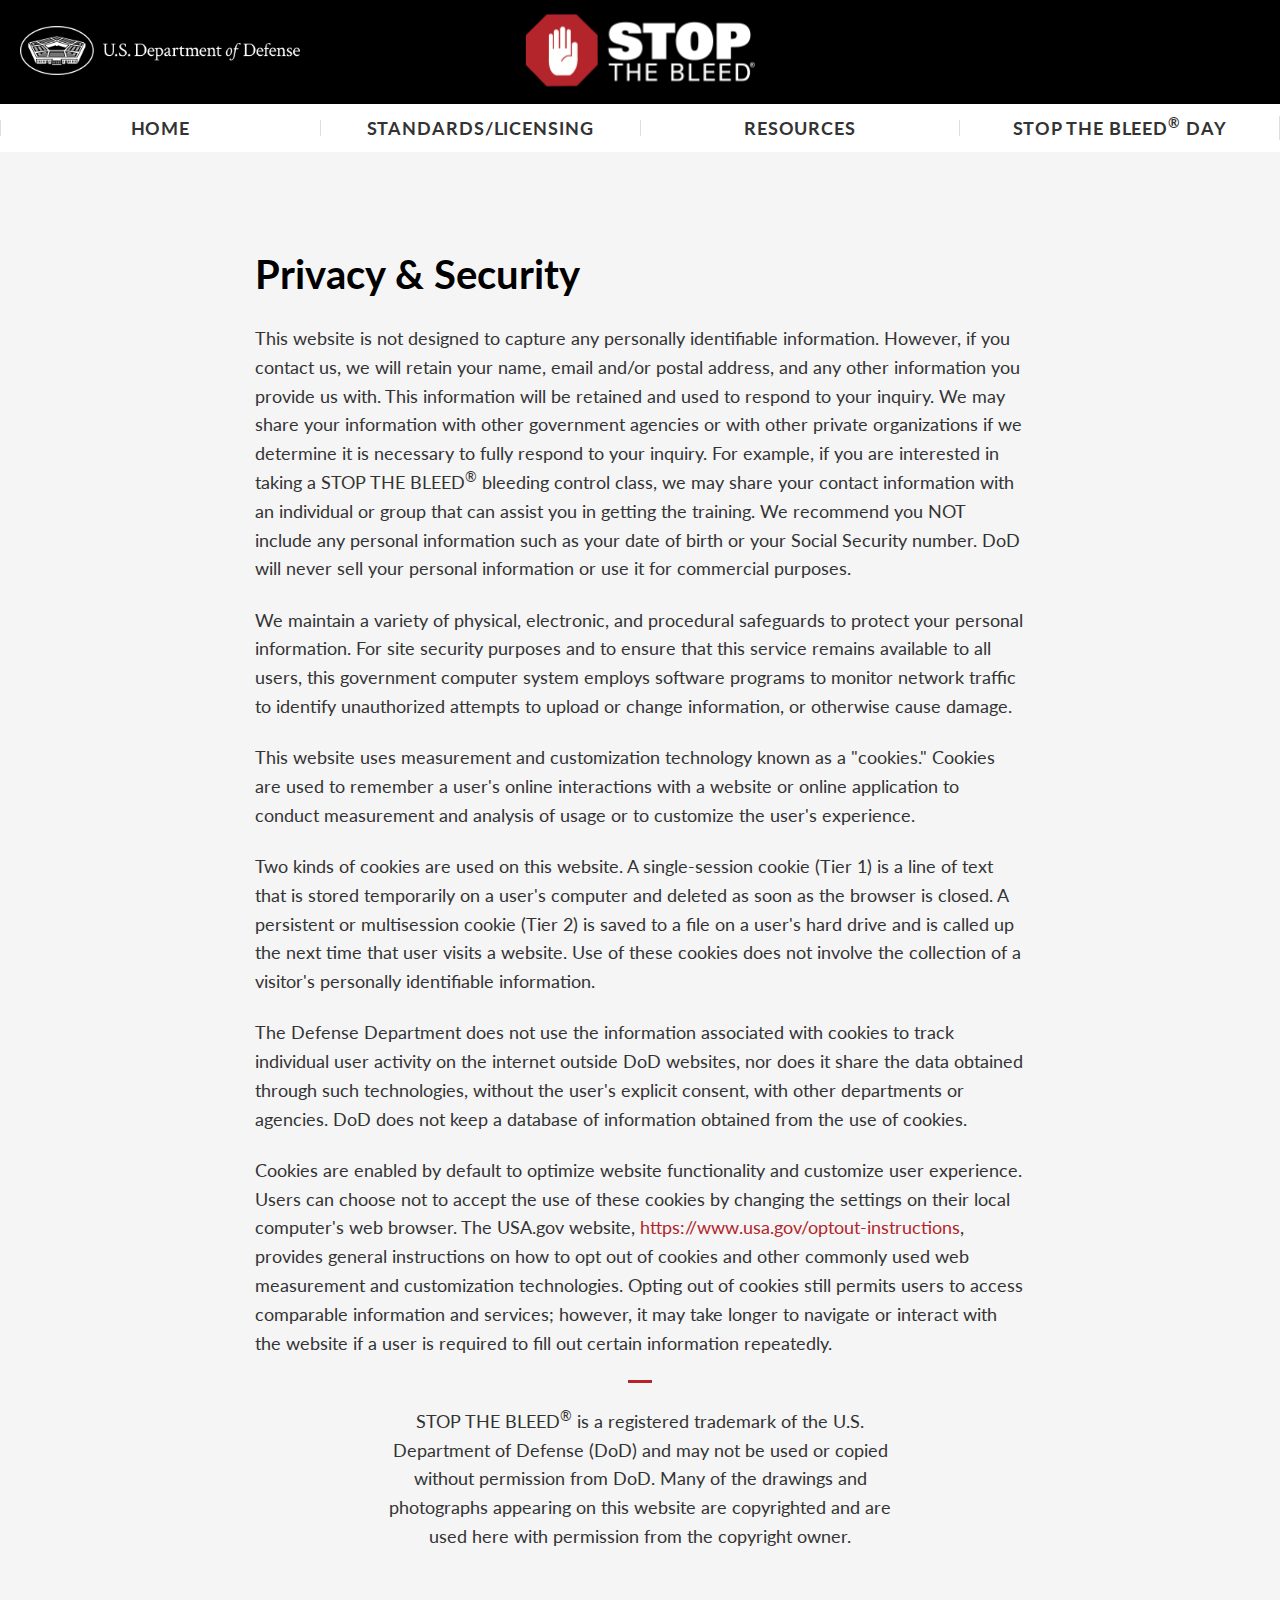
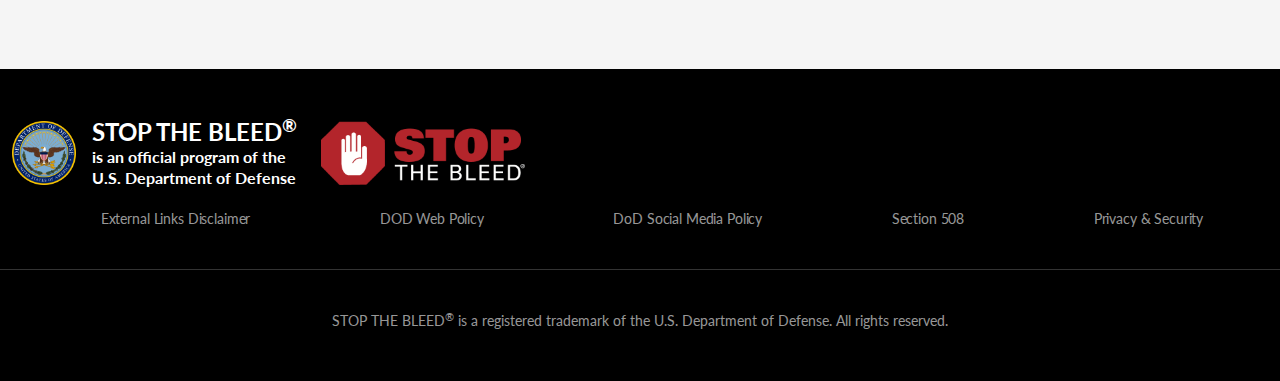
<file: dod-stop-the-bleed-privacy-security.html>
<!doctype html>
<html lang="en-US">
<head prefix="og: https://ogp.me/ns#">
<!-- Google Tag Manager --> 
<script>(function(w,d,s,l,i){w[l]=w[l]||[];w[l].push({'gtm.start':
new Date().getTime(),event:'gtm.js'});var f=d.getElementsByTagName(s)[0],
j=d.createElement(s),dl=l!='dataLayer'?'&l='+l:'';j.async=true;j.src=
'https://www.googletagmanager.com/gtm.js?id='+i+dl;f.parentNode.insertBefore(j,f);
})(window,document,'script','dataLayer','GTM-W4WP4XMF');</script> 
<!-- End Google Tag Manager -->
<meta charset="UTF-8">
<title>DoD STOP THE BLEED®|External Links Disclaimer</title>
<meta name="description" content="The privacy and security policies of the STOP THE BLEED® program, an official initiative of the U.S. Department of Defense (DoD).">
<meta name="keywords" content="STOP THE BLEED, U.S. Department of Defense, DoD, privacy policy, security policy, external links disclaimer">
<meta name="viewport" content="width=device-width,initial-scale=1.0">
<meta name="format-detection" content="telephone=no,email=no,address=no">
<link rel="icon" href="https://www.dodstopthebleed.org/img/favicon.ico" />
<link rel="apple-touch-icon" href="https://www.dodstopthebleed.org/img/favicon.png" />
<link rel="canonical" href="https://www.dodstopthebleed.org/dod-stop-the-bleed-privacy-security.html" />
<meta name="robots" content="index, follow">

<!-- OGP -->
<meta property="og:url" content="https://www.dodstopthebleed.org">
<meta property="og:type" content="website">
<meta property="og:title" content="DoD STOP THE BLEED®">
<meta property="og:description" content="STOP THE BLEED® is an official program of the U.S. Department of Defense (DoD)">
<meta property="og:site_name" content="DoD STOP THE BLEED®">
<meta property="og:image" content="https://www.dodstopthebleed.org/img/stbimg.jpg">
<meta property="og:locale" content="en_US">

<!-- Import Google Fonts -->
<style>
@import url('https://fonts.googleapis.com/css2?family=Lato:ital,wght@0,100;0,300;0,400;0,700;0,900;1,100;1,300;1,400;1,700;1,900&display=swap');
</style>

<!-- Import CSS -->
<link href="css/reset.css" rel="stylesheet" type="text/css">
<link href="css/style.css" rel="stylesheet" type="text/css">

<!-- Import jquery and scripts --> 
<script src="https://code.jquery.com/jquery-1.12.4.min.js"></script> 
<script src="js/menu.js"></script> 
<!-- Schema Markup --> 
<script type="application/ld+json">
{
  "@context": "https://schema.org",
  "@type": "WebPage",
  "headline": "STOP THE BLEED® Privacy and Security",
  "description": "Learn about the privacy and security policies of the STOP THE BLEED® program, an official initiative of the U.S. Department of Defense.",
  "url": "https://www.dodstopthebleed.org/dod-stop-the-bleed-privacy-security.html",
  "author": {
    "@type": "Organization",
    "name": "U.S. Department of Defense"
  },
  "datePublished": "2025-02-24",
  "image": "https://www.dodstopthebleed.org/img/stbimg.jpg",
  "mainEntityOfPage": {
    "@type": "WebPage",
    "@id": "https://www.dodstopthebleed.org/dod-stop-the-bleed-privacy-security.html"
  }
}
</script> 
<!-- Google tag (gtag.js) --> 
<script async src="https://www.googletagmanager.com/gtag/js?id=G-KY23160KFX"></script> 
<script>
  window.dataLayer = window.dataLayer || [];
  function gtag(){dataLayer.push(arguments);}
  gtag('js', new Date());

  gtag('config', 'G-KY23160KFX');
</script>
</head>

<body>
<!-- Google Tag Manager (noscript) -->
<noscript>
<iframe src="https://www.googletagmanager.com/ns.html?id=GTM-W4WP4XMF"
height="0" width="0" style="display:none;visibility:hidden"></iframe>
</noscript>
<!-- End Google Tag Manager (noscript) --> 
<!-- modal window -->
<div class="menu-icon"><img src="img/menu_icon.svg" alt="menu"/></div>
<div class="slide_modal">
  <nav class="slide-menu">
    <button class="close-btn"><img src="img/close_icon.svg" alt="Close the menu"/></button>
    <ul>
      <li><a href="index.html" title="DoD STOP THE BLEED® - Home"><strong>Home</strong></a></li>
      <li><a href="dod-stop-the-bleed-standards.html" title="DoD STOP THE BLEED® - Standards/Licenses" ontouchstart>Standards/Licensing</a></li>
      <li><a href="dod-stop-the-bleed-resources.html" title="DoD STOP THE BLEED® - Resources" ontouchstart>Resources</a></li>
      <li><a href="dod-stop-the-bleed-day.html" title="DoD STOP THE BLEED® - STOP THE BLEED® Day" ontouchstart>STOP THE BLEED<sup>&#174;</sup> Day</a></li>
    </ul>
    <ul>
      <li><a href="dod-stop-the-bleed-external-links-disclaimer.html" title="Links Disclaimer">External Links Disclaimer</a></li>
      <li><a href="https://dodcio.defense.gov/DoD-Web-Policy/" title="DOD Web Policy">DOD Web Policy</a></li>
      <li><a href="https://www.defense.gov/social-media-policy/" target="_blank" title="DoD Social Media Policy" rel="noopener noreferrer">DoD Social Media Policy</a></li>
      <li><a href="https://dodcio.defense.gov/DoDSection508/Std_Stmt.aspx" target="_blank" title="Section 508" rel="noopener noreferrer">Section 508</a></li>
      <li><a href="dod-stop-the-bleed-privacy-security.html" title="Privacy and Security">Privacy &amp; Security</a></li>
    </ul>
    <div class="dodstb">
      <p><span class="title">STOP THE BLEED<sup>&#174;</sup></span>is an official program of the U.S. Department of Defense</p>
    </div>
    <p class="copy">STOP THE BLEED<sup>&#174;</sup> is a registered trademark of the U.S. Department of Defense. All rights reserved.</p>
  </nav>
</div>
<div class="header">
  <div class="dodlogo"><a href="https://www.defense.gov/" title="U.S. Department of Defense"><img src="img/logo_dod.png" width="734" height="128" alt="U.S. Department of Defense"></a></div>
  <div class="stblogo"><a href="index.html" title="DoD STOP THE BLEED®"><img src="img/logo_stb.png" width="462" height="144" alt=""></a></div>
</div>
<div class="header_menu">
  <ul>
    <li><a href="index.html" title="DoD STOP THE BLEED® - Home"><strong>Home</strong></a></li>
    <li><a href="dod-stop-the-bleed-standards.html" title="DoD STOP THE BLEED® - Standards/Licenses"><strong>Standards/Licensing</strong></a></li>
    <li><a href="dod-stop-the-bleed-resources.html" title="DoD STOP THE BLEED® - Resources"><strong>Resources</strong></a></li>
	<li><a href="dod-stop-the-bleed-day.html" title="DoD STOP THE BLEED® - STOP THE BLEED® Day"><strong>STOP THE BLEED<sup>&#174;</sup> Day</strong></a></li>
  </ul>
</div>
<div class="main">
  <h1>Privacy &amp; Security</h1>
  <p>This website is not designed to capture any personally identifiable information.  However, if you contact us, we will retain your name, email and/or postal address, and any other information you provide us with.  This information will be retained and used to respond to your inquiry.  We may share your information with other government agencies or with other private organizations if we determine it is necessary to fully respond to your inquiry.  For example, if you are interested in taking a STOP THE BLEED<sup>&#174;</sup> bleeding control class, we may share your contact information with an individual or group that can assist you in getting the training.  We recommend you NOT include any personal information such as your date of birth or your Social Security number.  DoD will never sell your personal information or use it for commercial purposes.</p>
  <p> We maintain a variety of physical, electronic, and procedural safeguards to protect your personal information. For site security purposes and to ensure that this service remains available to all users, this government computer system employs software programs to monitor network traffic to identify unauthorized attempts to upload or change information, or otherwise cause damage.</p>
  <p> This website uses measurement and customization technology known as a "cookies." Cookies are used to remember a user's online interactions with a website or online application to conduct measurement and analysis of usage or to customize the user's experience.</p>
  <p> Two kinds of cookies are used on this website. A single-session cookie (Tier 1) is a line of text that is stored temporarily on a user's computer and deleted as soon as the browser is closed. A persistent or multisession cookie (Tier 2) is saved to a file on a user's hard drive and is called up the next time that user visits a website. Use of these cookies does not involve the collection of a visitor's personally identifiable information.</p>
  <p> The Defense Department does not use the information associated with cookies to track individual user activity on the internet outside DoD websites, nor does it share the data obtained through such technologies, without the user's explicit consent, with other departments or agencies. DoD does not keep a database of information obtained from the use of cookies.</p>
  <p> Cookies are enabled by default to optimize website functionality and customize user experience. Users can choose not to accept the use of these cookies by changing the settings on their local computer's web browser. The USA.gov website, <a href="https://www.usa.gov/optout-instructions" title="The USA.gov website" target="_blank" rel="noopener noreferrer">https://www.usa.gov/optout-instructions</a>, provides general instructions on how to opt out of cookies and other commonly used web measurement and customization technologies. Opting out of cookies still permits users to access comparable information and services; however, it may take longer to navigate or interact with the website if a user is required to fill out certain information repeatedly. </p>
  <hr>
  <p class="policy_centered">STOP THE BLEED<sup>&#174;</sup> is a registered trademark of the U.S. Department of Defense (DoD) and may not be used or copied without permission from DoD.  Many of the drawings and photographs appearing on this website are copyrighted and are used here with permission from the copyright owner.</p>
</div>
<footer>
  <div class="cont">
    <div class="footer_dodstb">
      <p><span class="title">STOP THE BLEED<sup>&#174;</sup></span>is an official program of the U.S. Department of Defense</p>
    </div>
    <img src="img/footer_2.png" width="409" height="129" alt="STOP THE BLEED®" title="STOP THE BLEED®">
    <ul>
      <li><a href="dod-stop-the-bleed-external-links-disclaimer.html" title="Links Disclaimer">External Links Disclaimer</a></li>
      <li><a href="https://dodcio.defense.gov/DoD-Web-Policy/" title="DOD Web Policy">DOD Web Policy</a></li>
      <li><a href="https://www.defense.gov/social-media-policy/" target="_blank" title="DoD Social Media Policy" rel="noopener noreferrer">DoD Social Media Policy</a></li>
      <li><a href="https://dodcio.defense.gov/DoDSection508/Std_Stmt.aspx" target="_blank" title="Section 508" rel="noopener noreferrer">Section 508</a></li>
      <li><a href="dod-stop-the-bleed-privacy-security.html" title="Privacy and Security">Privacy &amp; Security</a></li>
    </ul>
  </div>
  <hr>
  <p class="copy">STOP THE BLEED<sup>&#174;</sup> is a registered trademark of the U.S. Department of Defense. All rights reserved.</p>
</footer>
</body>
</html>
</file>
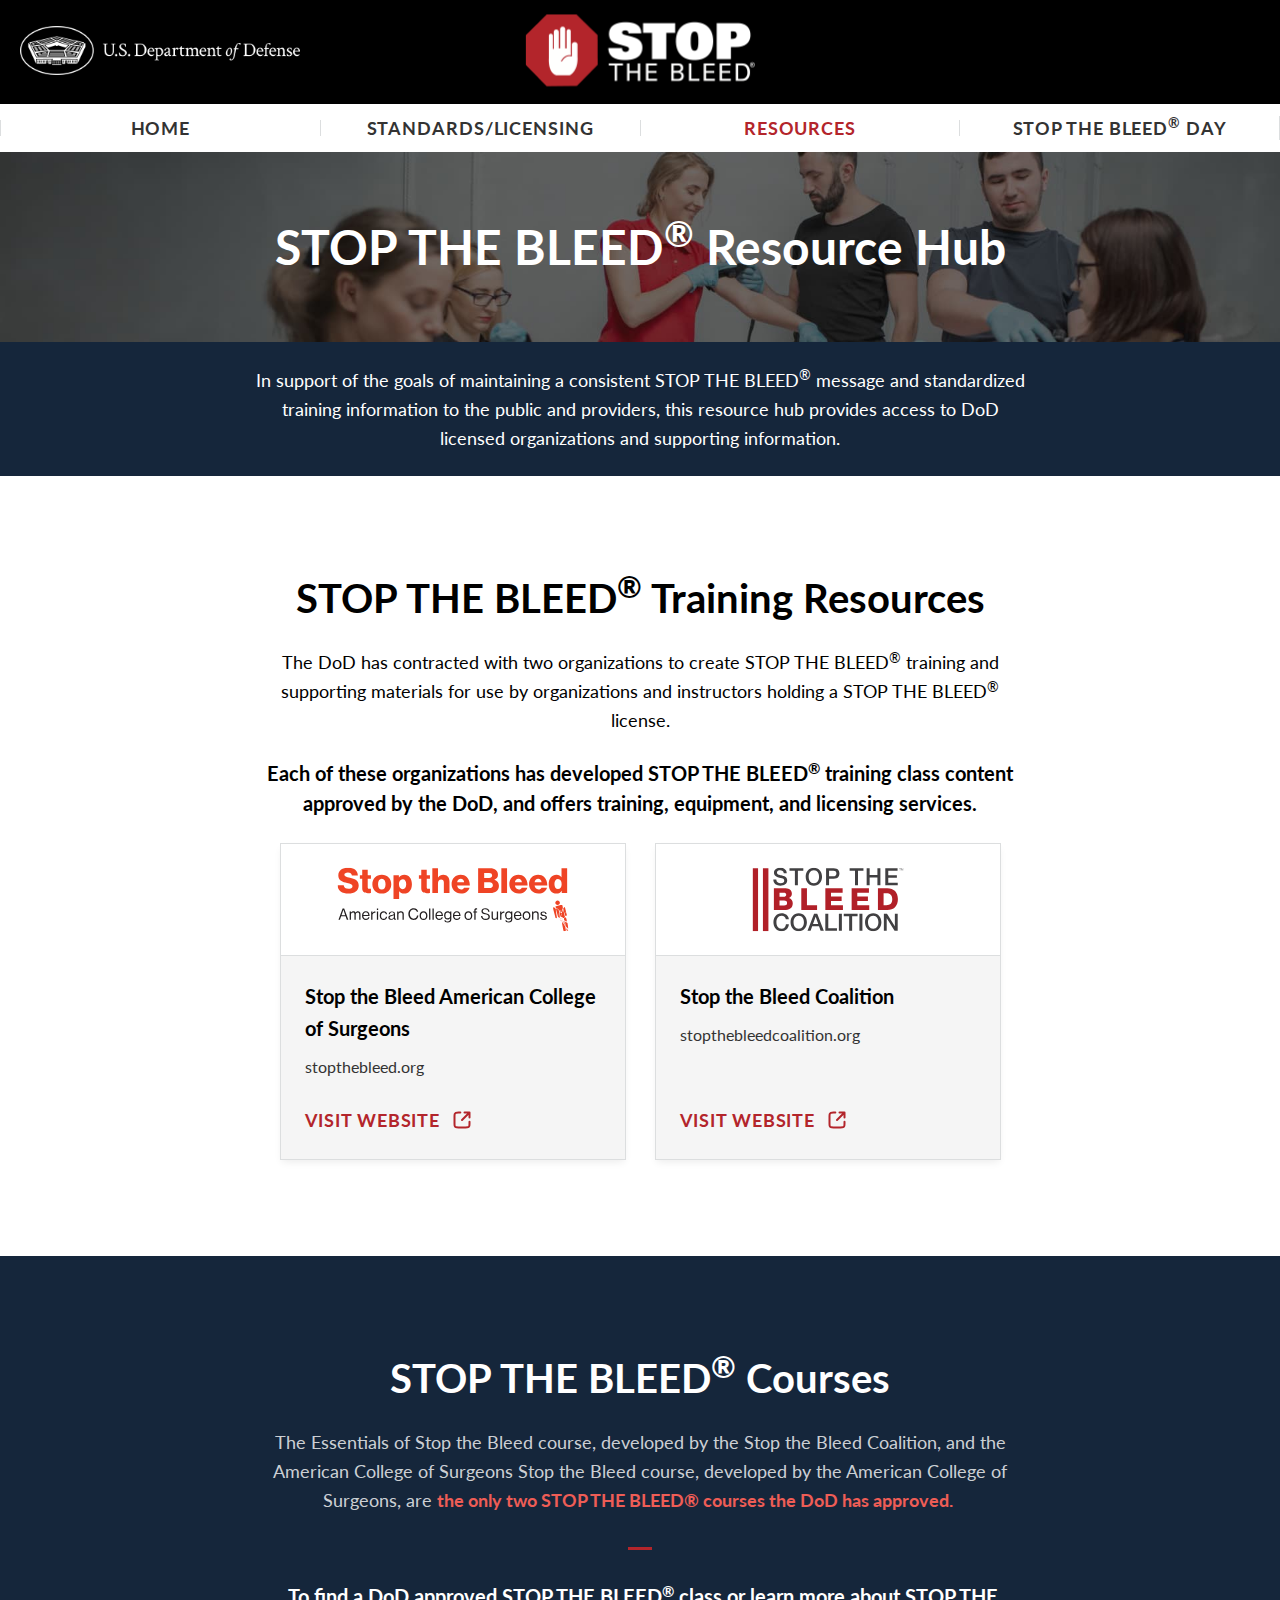
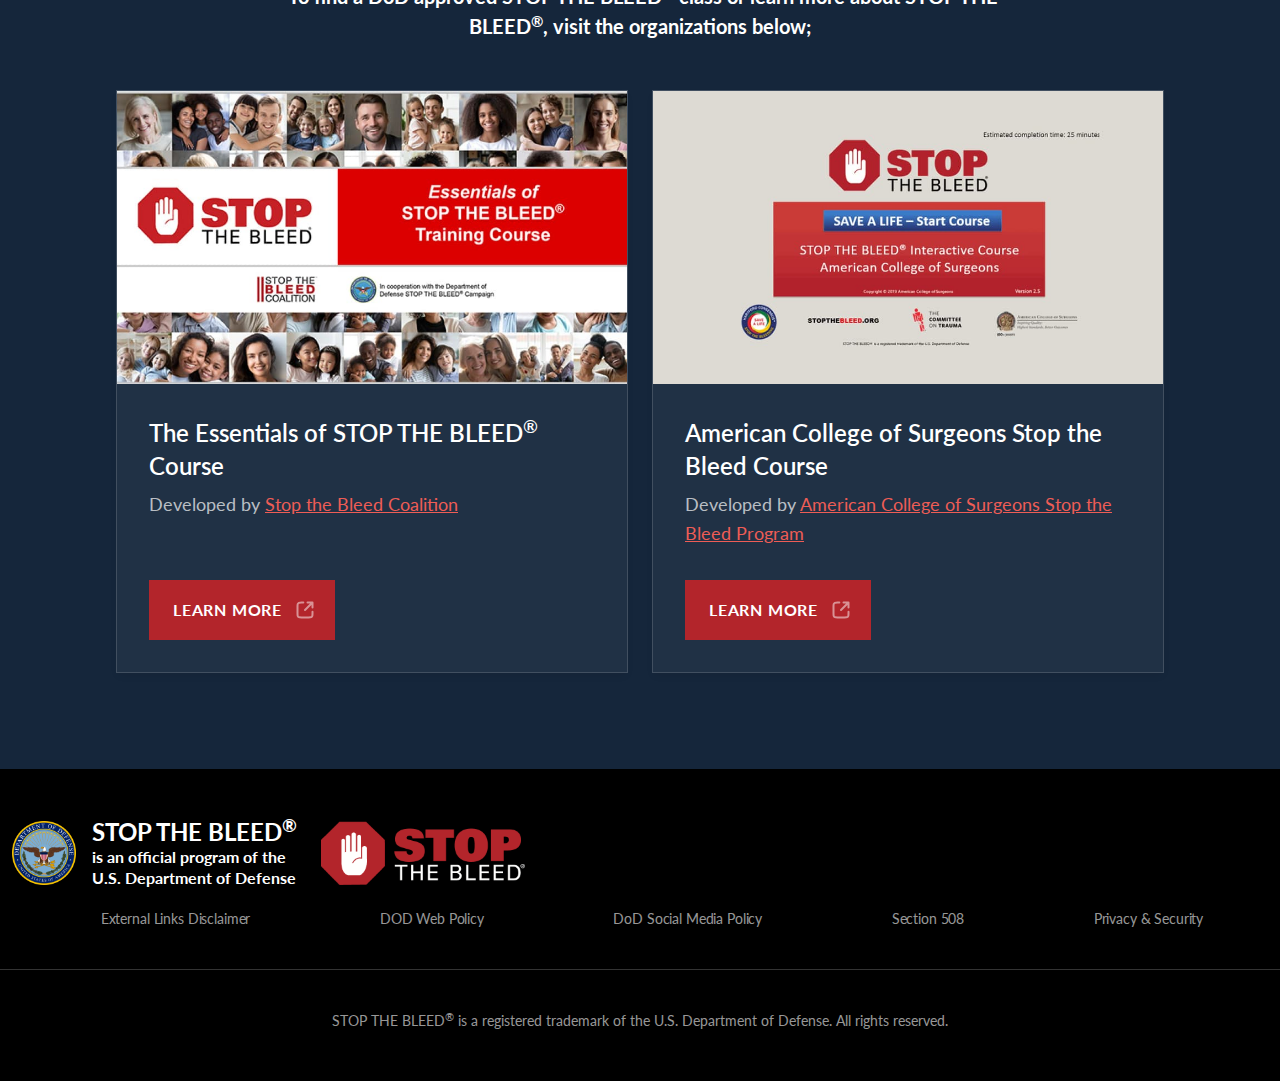
<file: dod-stop-the-bleed-resources.html>
<!doctype html>
<html lang="en-US">
<head prefix="og: https://ogp.me/ns#">
<!-- Google Tag Manager -->
<script>(function(w,d,s,l,i){w[l]=w[l]||[];w[l].push({'gtm.start':
new Date().getTime(),event:'gtm.js'});var f=d.getElementsByTagName(s)[0],
j=d.createElement(s),dl=l!='dataLayer'?'&l='+l:'';j.async=true;j.src=
'https://www.googletagmanager.com/gtm.js?id='+i+dl;f.parentNode.insertBefore(j,f);
})(window,document,'script','dataLayer','GTM-W4WP4XMF');</script>
<!-- End Google Tag Manager -->
<meta charset="UTF-8">
<title>STOP THE BLEED® Resource Hub | DoD STOP THE BLEED</title>
<meta name="description" content="Access the STOP THE BLEED® Resource Hub for training, equipment, and licensing information from the U.S. Department of Defense. Find resources and approved courses.">
<meta name="keywords" content="STOP THE BLEED, U.S. Department of Defense, DoD, training resources, equipment, licensing, bleeding control, emergency response, resource hub">
<meta name="viewport" content="width=device-width,initial-scale=1.0">
<meta name="format-detection" content="telephone=no,email=no,address=no">
<link rel="icon" href="https://www.dodstopthebleed.org/img/favicon.ico" />
<link rel="apple-touch-icon" href="https://www.dodstopthebleed.org/img/favicon.png" />
<link rel="canonical" href="https://www.dodstopthebleed.org/dod-stop-the-bleed-resources.html" />
<meta name="robots" content="index, follow">

<!-- OGP -->
<meta property="og:url" content="https://www.dodstopthebleed.org">
<meta property="og:type" content="website">
<meta property="og:title" content="DoD STOP THE BLEED®">
<meta property="og:description" content="STOP THE BLEED® is an official program of the U.S. Department of Defense (DoD)">
<meta property="og:site_name" content="DoD STOP THE BLEED®">
<meta property="og:image" content="https://www.dodstopthebleed.org/img/stbimg.jpg">
<meta property="og:locale" content="en_US">

<!-- Import Google Fonts -->
<style>
@import url('https://fonts.googleapis.com/css2?family=Lato:ital,wght@0,100;0,300;0,400;0,700;0,900;1,100;1,300;1,400;1,700;1,900&display=swap');
</style>

<!-- Import CSS -->
<link href="css/reset.css" rel="stylesheet" type="text/css">
<link href="css/style.css" rel="stylesheet" type="text/css">

<!-- Import jquery and scripts --> 
<script src="https://code.jquery.com/jquery-1.12.4.min.js"></script> 
<script src="js/menu.js"></script> 
<script src="js/external_link.js"></script>
<!-- Schema Markup -->
<script type="application/ld+json">
{
  "@context": "https://schema.org",
  "@type": "WebPage",
  "headline": "STOP THE BLEED® Resource Hub",
  "description": "Access the STOP THE BLEED® Resource Hub for training, equipment, and licensing information from the U.S. Department of Defense. Find resources and approved courses.",
  "url": "https://www.dodstopthebleed.org/dod-stop-the-bleed-resources.html",
  "author": {
    "@type": "Organization",
    "name": "U.S. Department of Defense"
  },
  "datePublished": "2025-02-24",
  "image": "https://www.dodstopthebleed.org/img/stbimg.jpg",
  "mainEntityOfPage": {
    "@type": "WebPage",
    "@id": "https://www.dodstopthebleed.org/dod-stop-the-bleed-resources.html"
  }
}
</script>	
<!-- Google tag (gtag.js) -->
<script async src="https://www.googletagmanager.com/gtag/js?id=G-KY23160KFX"></script>
<script>
  window.dataLayer = window.dataLayer || [];
  function gtag(){dataLayer.push(arguments);}
  gtag('js', new Date());

  gtag('config', 'G-KY23160KFX');
</script>
</head>

<body>
<!-- Google Tag Manager (noscript) -->
<noscript><iframe src="https://www.googletagmanager.com/ns.html?id=GTM-W4WP4XMF"
height="0" width="0" style="display:none;visibility:hidden"></iframe></noscript>
<!-- End Google Tag Manager (noscript) -->
<!-- modal window -->
<div class="menu-icon"><img src="img/menu_icon.svg" alt="menu"/></div>
<div class="slide_modal">
  <nav class="slide-menu">
    <button class="close-btn"><img src="img/close_icon.svg" alt="Close the menu"/></button>
    <ul>
      <li><a href="index.html" title="DoD STOP THE BLEED® - Home"　ontouchstart>Home</a></li>
      <li><a href="dod-stop-the-bleed-standards.html" title="DoD STOP THE BLEED® - Standards/Licenses" ontouchstart>Standards/Licensing</a></li>
      <li><a href="dod-stop-the-bleed-resources.html" title="DoD STOP THE BLEED® - Resources" ontouchstart>Resources</a></li>
	  <li><a href="dod-stop-the-bleed-day.html" title="DoD STOP THE BLEED® - STOP THE BLEED® Day" ontouchstart>STOP THE BLEED<sup>&#174;</sup> Day</a></li>
    </ul>
    <ul>
      <li><a href="dod-stop-the-bleed-external-links-disclaimer.html" title="Links Disclaimer">External Links Disclaimer</a></li>
      <li><a href="https://dodcio.defense.gov/DoD-Web-Policy/" title="DOD Web Policy">DOD Web Policy</a></li>
      <li><a href="https://www.defense.gov/social-media-policy/" target="_blank" title="DoD Social Media Policy" rel="noopener noreferrer">DoD Social Media Policy</a></li>
      <li><a href="https://dodcio.defense.gov/DoDSection508/Std_Stmt.aspx" target="_blank" title="Section 508" rel="noopener noreferrer">Section 508</a></li>
      <li><a href="dod-stop-the-bleed-privacy-security.html" title="Privacy and Security">Privacy &amp; Security</a></li>
    </ul>
    <div class="dodstb">
      <p><span class="title">STOP THE BLEED<sup>&#174;</sup></span>is an official program of the U.S. Department of Defense</p>
    </div>
    <p class="copy">STOP THE BLEED<sup>&#174;</sup> is a registered trademark of the U.S. Department of Defense. All rights reserved.</p>
  </nav>
</div>
<div class="header">
  <div class="dodlogo"><a href="https://www.defense.gov/" title="U.S. Department of Defense"><img src="img/logo_dod.png" width="734" height="128" alt=""></a></div>
  <div class="stblogo"><a href="index.html" title="DoD STOP THE BLEED®"><img src="img/logo_stb.png" width="462" height="144" alt=""></a></div>
</div>
<div class="header_menu">
  <ul>
    <li><a href="index.html" title="DoD STOP THE BLEED® - Home"><strong>Home</strong></a></li>
    <li><a href="dod-stop-the-bleed-standards.html" title="DoD STOP THE BLEED® - Standards/Licensing"><strong>Standards/Licensing</strong></a></li>
    <li class="active"><strong>Resources</strong></li>
	<li><a href="dod-stop-the-bleed-day.html" title="DoD STOP THE BLEED® - STOP THE BLEED® Day"><strong>STOP THE BLEED<sup>&#174;</sup> Day</strong></a></li>
  </ul>
</div>
<div class="headerblock resources">
  <h1>STOP THE BLEED<sup>&#174;</sup> Resource Hub</h1>
</div>
<div class="resource_message">
  <p>In support of the goals of maintaining a consistent STOP THE BLEED<sup>&#174;</sup> message and standardized training information to the public and providers, this resource hub provides access to DoD licensed organizations and supporting information.</p>
</div>
<div class="training_resources">
  <div class="training_resources_cont">
    <div>
      <h2>STOP THE BLEED<sup>&#174;</sup> Training Resources</h2>
      <p>The DoD has contracted with two organizations to create STOP THE BLEED<sup>&#174;</sup> training and supporting materials for use by organizations and instructors holding a STOP THE BLEED<sup>&#174;</sup> license. </p>
      <p><strong>Each of these organizations has developed STOP THE BLEED<sup>&#174;</sup> training class content approved by the DoD, and offers training, equipment, and licensing services.</strong></p>
      <div class="resources_links_cont">
        <div> <img src="img/standards/stbacos_logo.svg" alt="Stop the Bleed American College of Surgeons" title="Stop the Bleed American College of Surgeons">
          <h3>Stop the Bleed American College of Surgeons</h3>
          <p><a class="external-link" href="https://www.stopthebleed.org/" title="Stop the Bleed American College of Surgeons" target="_blank" rel="noopener noreferrer">stopthebleed.org</a></p>
          <p><a class="linkbutton external-link" href="https://www.stopthebleed.org/" title="Stop the Bleed American College of Surgeons" target="_blank" rel="noopener noreferrer">Visit Website</a></p>
        </div>
        <div> <img src="img/standards/stbc_logo.svg" alt="Stop the Bleed Coalition" title="Stop the Bleed Coalition">
          <h3>Stop the Bleed Coalition</h3>
          <p><a class="external-link" href="https://stopthebleedcoalition.org/" target="_blank" title="stopthebleedcoalition.org" rel="noopener noreferrer">stopthebleedcoalition.org</a></p>
          <p><a class="linkbutton external-link" href="https://stopthebleedcoalition.org/" title="Stop the Bleed Coalition" target="_blank" rel="noopener noreferrer">Visit Website</a></p>
        </div>
      </div>
    </div>
    <div> <img class="dpl" src="img/resources/training_resources.jpg" width="756" height="569" alt="STOP THE BLEED® Training Resources" title="STOP THE BLEED® Training Resources"> </div>
  </div>
</div>
<div class="stb_courses">
  <div class="stb_courses_initial">
    <h2>STOP THE BLEED<sup>&#174;</sup> Courses</h2>
    <p>The Essentials of Stop the Bleed course, developed by the Stop the Bleed Coalition, and the American College of Surgeons Stop the Bleed course, developed by the American College of Surgeons, are <em>the only two STOP THE BLEED® courses the DoD has approved.</em> </p>
    <hr>
    <p> <strong>To find a DoD approved STOP THE BLEED<sup>&#174;</sup> class or learn more about STOP THE BLEED<sup>&#174;</sup>, visit the organizations below;</strong></p>
  </div>
  <div class="stb_courses_cont">
    <div> <img src="img/resources/course1.jpg" width="924" height="531" alt="The Essentials of STOP THE BLEED® Course" title="The Essentials of STOP THE BLEED® Course">
      <h3>The Essentials of STOP THE BLEED<sup>&#174;</sup> Course</h3>
      <p>Developed by <a class="external-link" href="https://stopthebleedcoalition.org/" title="Stop the Bleed Coalition">Stop the Bleed Coalition</a></p>
      <p><a class="linkbutton external-link" href="https://stopthebleedcoalition.org/stop-the-bleed-course/" title="The Essentials of STOP THE BLEED® Course">LEARN MORE<span class="hide"> about The Essentials of STOP THE BLEED® Course</span></a></p>
    </div>
    <div> <img src="img/resources/course2.jpg" width="924" height="531" alt="American College of Surgeons Stop the Bleed Course" title="American College of Surgeons Stop the Bleed Course">
      <h3>American College of Surgeons Stop the Bleed Course</h3>
      <p>Developed by <a class="external-link" href="https://www.stopthebleed.org/" title="American College of Surgeons Stop the Bleed Program">American College of Surgeons Stop the Bleed Program</a></p>
      <p><a class="linkbutton external-link" href="https://www.stopthebleed.org/training/" title="American College of Surgeons Stop the Bleed Course">LEARN MORE<span class="hide"> American College of Surgeons Stop the Bleed Course</span></a></p>
    </div>
  </div>
</div>
<footer>
  <div class="cont">
    <div class="footer_dodstb">
      <p><span class="title">STOP THE BLEED<sup>&#174;</sup></span>is an official program of the U.S. Department of Defense</p>
    </div>
    <img src="img/footer_2.png" width="409" height="129" alt="STOP THE BLEED®" title="STOP THE BLEED®">
    <ul>
      <li><a href="dod-stop-the-bleed-external-links-disclaimer.html" title="Links Disclaimer">External Links Disclaimer</a></li>
      <li><a href="https://dodcio.defense.gov/DoD-Web-Policy/" title="DOD Web Policy">DOD Web Policy</a></li>
      <li><a href="https://www.defense.gov/social-media-policy/" target="_blank" title="DoD Social Media Policy" rel="noopener noreferrer">DoD Social Media Policy</a></li>
      <li><a href="https://dodcio.defense.gov/DoDSection508/Std_Stmt.aspx" target="_blank" title="Section 508" rel="noopener noreferrer">Section 508</a></li>
      <li><a href="dod-stop-the-bleed-privacy-security.html" title="Privacy and Security">Privacy &amp; Security</a></li>
    </ul>
  </div>
  <hr>
  <p class="copy">STOP THE BLEED<sup>&#174;</sup> is a registered trademark of the U.S. Department of Defense. All rights reserved.</p>
</footer>
<div id="myModal" class="modal">
  <div class="modal-content">
    <h2>You are now leaving the U.S. Department of Defense website</h2>
    <p>This hyperlink is provided for your convenience and to allow you to take advantage of all aspects of the STOP THE BLEED<sup>&#174;</sup> Program. <br>The website you are going to is not owned or controlled by DoD.  DoD does not endorse this website or any products or services that may be available on the website.</p>
    <p><span class="close">Cancel</span> <a class="proceed" href="#" id="modalLink">Go to the site</a></p>
  </div>
</div>
</body>
</html>
</file>
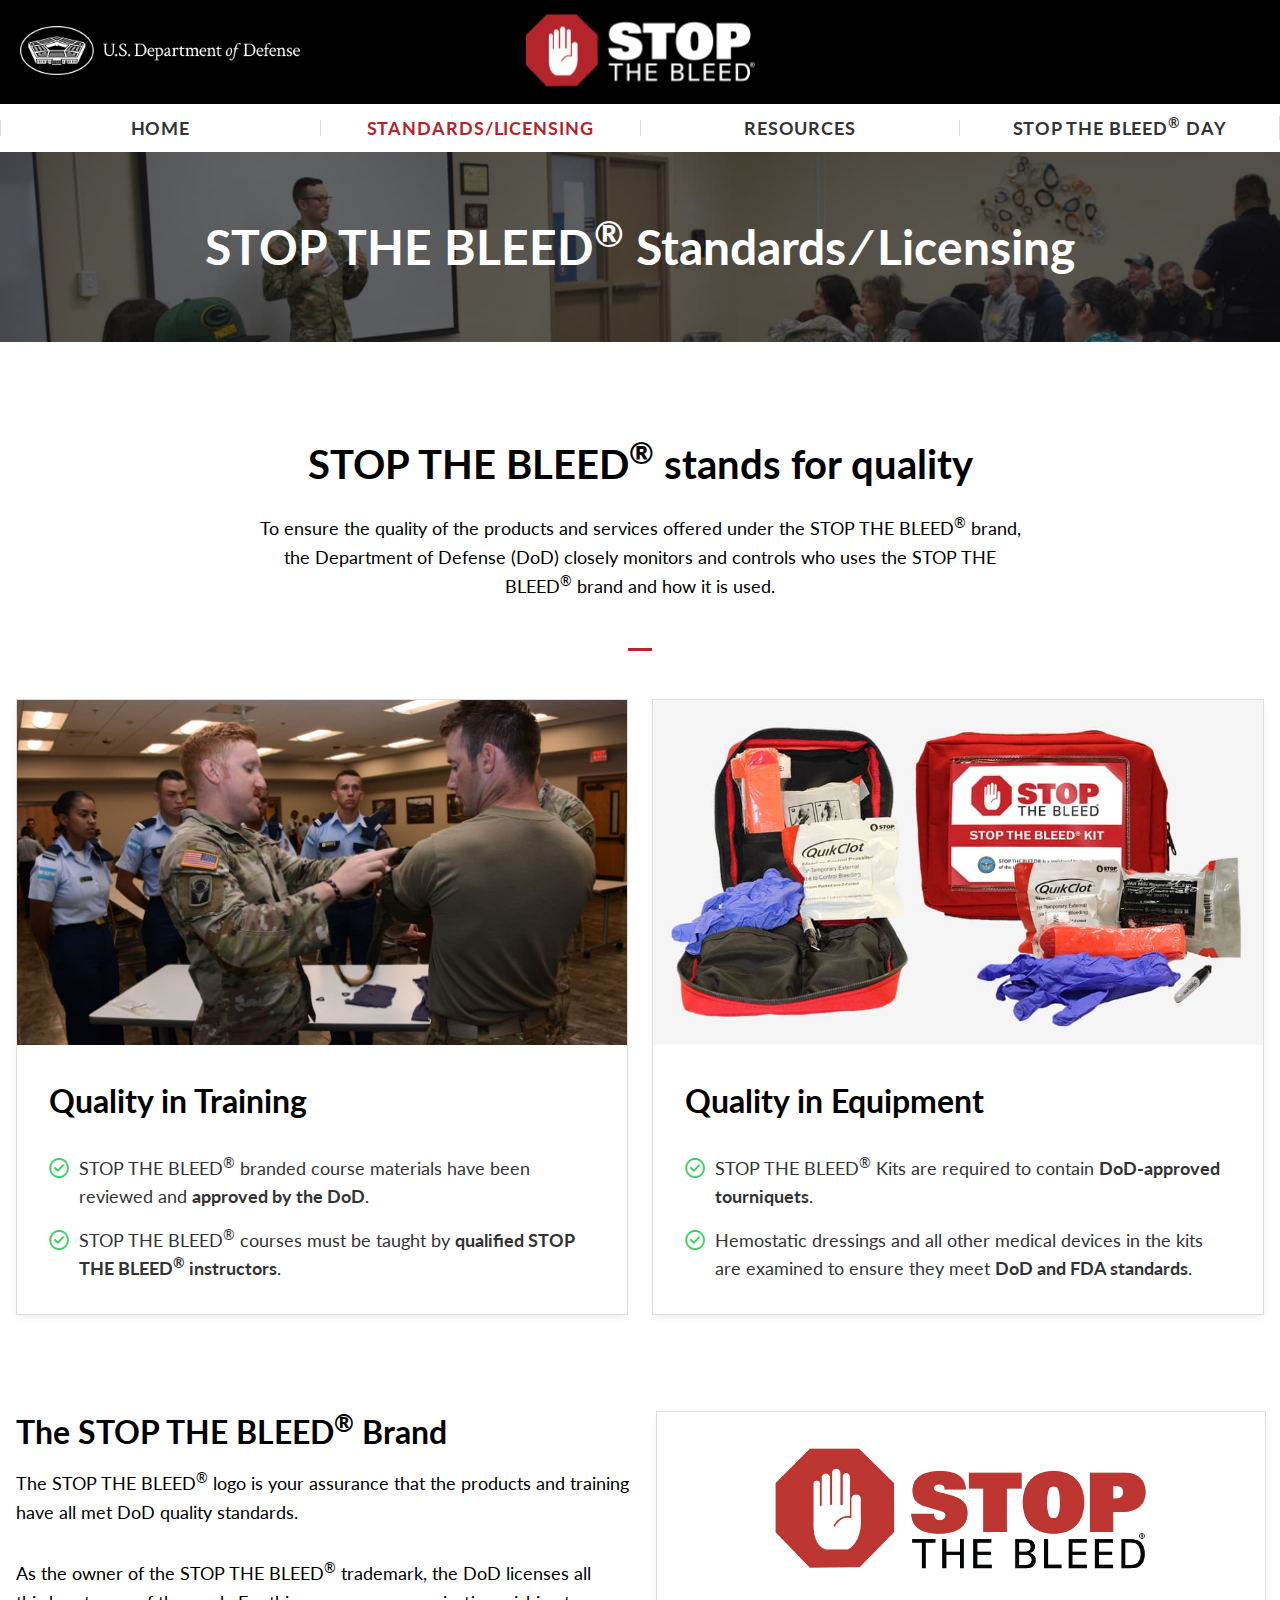
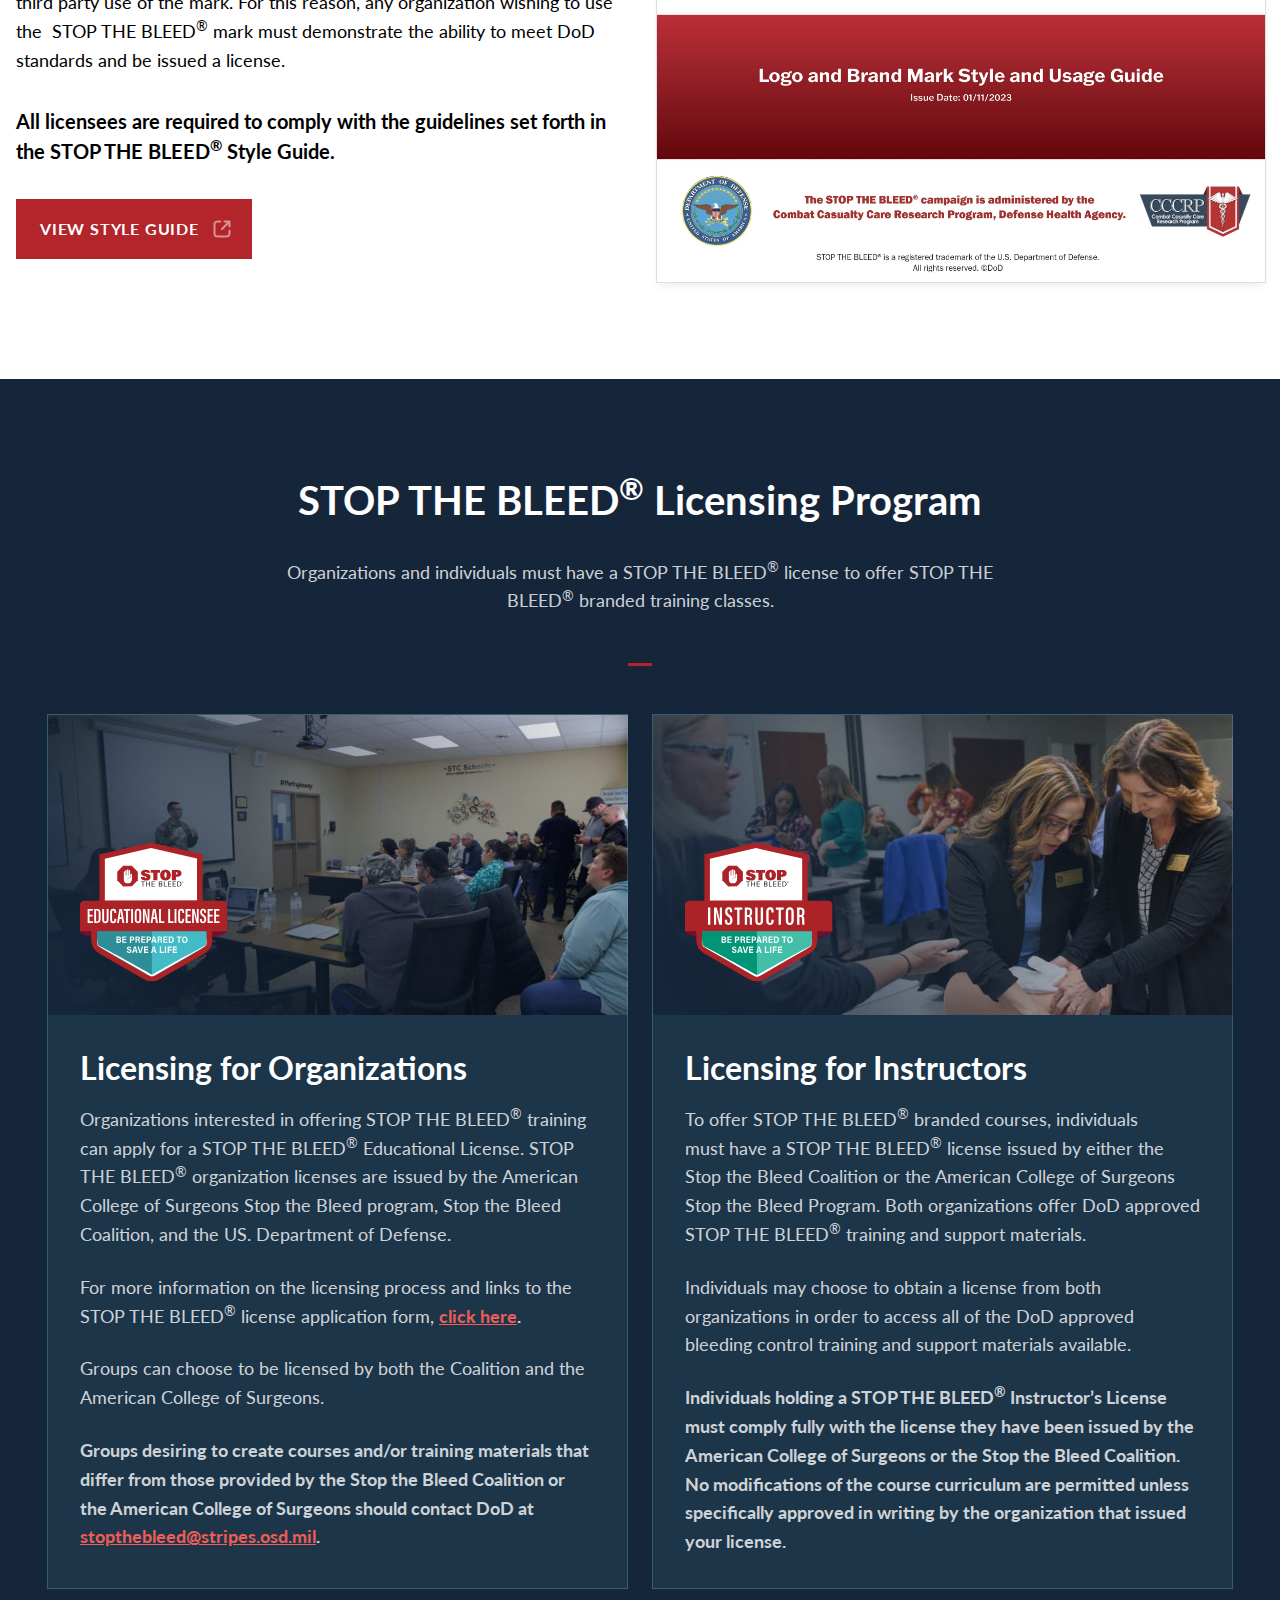
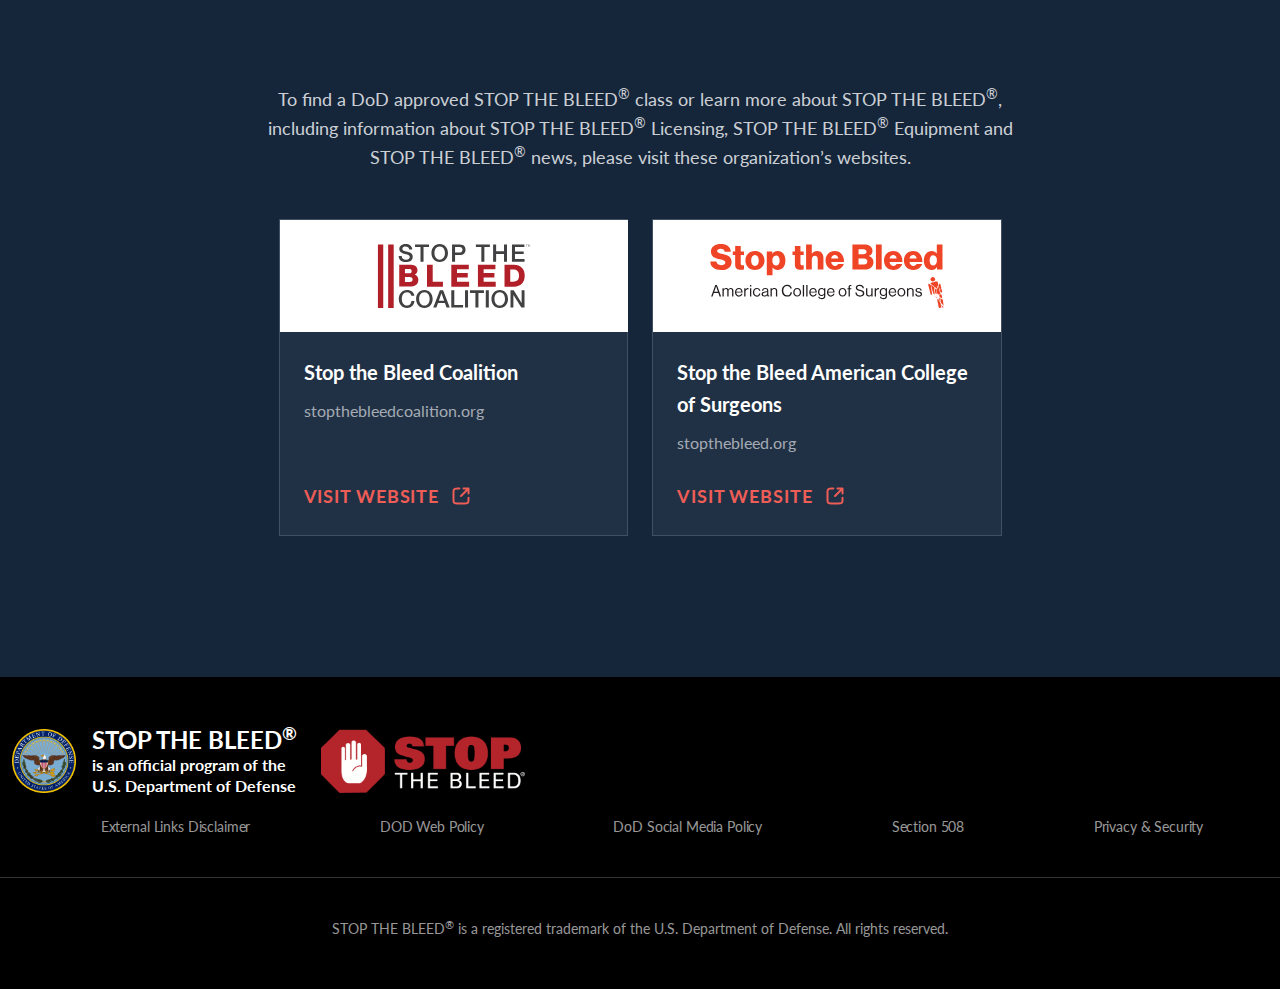
<file: dod-stop-the-bleed-standards.html>
<!doctype html>
<html lang="en-US">
<head prefix="og: https://ogp.me/ns#">
<!-- Google Tag Manager -->
<script>(function(w,d,s,l,i){w[l]=w[l]||[];w[l].push({'gtm.start':
new Date().getTime(),event:'gtm.js'});var f=d.getElementsByTagName(s)[0],
j=d.createElement(s),dl=l!='dataLayer'?'&l='+l:'';j.async=true;j.src=
'https://www.googletagmanager.com/gtm.js?id='+i+dl;f.parentNode.insertBefore(j,f);
})(window,document,'script','dataLayer','GTM-W4WP4XMF');</script>
<!-- End Google Tag Manager -->
<meta charset="UTF-8">
<title>STOP THE BLEED® Standards and Licensing | DoD STOP THE BLEED</title>
<meta name="description" content="Learn about the STOP THE BLEED® standards, training, equipment, and licensing from the U.S. Department of Defense. Access resources and licensing information.">
<meta name="keywords" content="STOP THE BLEED, U.S. Department of Defense, DoD, training, equipment, licensing, standards, bleeding control, emergency response">
<meta name="viewport" content="width=device-width,initial-scale=1.0">
<meta name="format-detection" content="telephone=no,email=no,address=no">
<link rel="icon" href="https://www.dodstopthebleed.org/img/favicon.ico" />
<link rel="apple-touch-icon" href="https://www.dodstopthebleed.org/img/favicon.png" />
<link rel="canonical" href="https://www.dodstopthebleed.org/dod-stop-the-bleed-standards.html" />
<meta name="robots" content="index, follow">

<!-- OGP -->
<meta property="og:url" content="https://www.dodstopthebleed.org">
<meta property="og:type" content="website">
<meta property="og:title" content="DoD STOP THE BLEED®">
<meta property="og:description" content="STOP THE BLEED® is an official program of the U.S. Department of Defense (DoD)">
<meta property="og:site_name" content="DoD STOP THE BLEED®">
<meta property="og:image" content="https://www.dodstopthebleed.org/img/stbimg.jpg">
<meta property="og:locale" content="en_US">

<!-- Import Google Fonts -->
<style>
@import url('https://fonts.googleapis.com/css2?family=Lato:ital,wght@0,100;0,300;0,400;0,700;0,900;1,100;1,300;1,400;1,700;1,900&display=swap');
</style>

<!-- Import CSS -->
<link href="css/reset.css" rel="stylesheet" type="text/css">
<link href="css/style.css" rel="stylesheet" type="text/css">

<!-- Import jquery and scripts --> 
<script src="https://code.jquery.com/jquery-1.12.4.min.js"></script> 
<script src="js/menu.js"></script> 
<script src="js/external_link.js"></script>
<!-- Schema Markup -->	
<script type="application/ld+json">
{
  "@context": "https://schema.org",
  "@type": "WebPage",
  "headline": "STOP THE BLEED® Standards and Licensing",
  "description": "STOP THE BLEED® is an official program of the U.S. Department of Defense designed to train and equip the public to treat severe bleeding injuries. This page outlines the standards and licensing requirements for the program.",
  "url": "https://www.dodstopthebleed.org/dod-stop-the-bleed-standards.html",
  "author": {
    "@type": "Organization",
    "name": "U.S. Department of Defense"
  },
  "datePublished": "2025-02-24",
  "image": "https://www.dodstopthebleed.org/img/stbimg.jpg",
  "mainEntityOfPage": {
    "@type": "WebPage",
    "@id": "https://www.dodstopthebleed.org/dod-stop-the-bleed-standards.html"
  }
}
</script>	
<!-- Google tag (gtag.js) -->
<script async src="https://www.googletagmanager.com/gtag/js?id=G-KY23160KFX"></script>
<script>
  window.dataLayer = window.dataLayer || [];
  function gtag(){dataLayer.push(arguments);}
  gtag('js', new Date());

  gtag('config', 'G-KY23160KFX');
</script>
</head>
  
<body>
<!-- Google Tag Manager (noscript) -->
<noscript><iframe src="https://www.googletagmanager.com/ns.html?id=GTM-W4WP4XMF"
height="0" width="0" style="display:none;visibility:hidden"></iframe></noscript>
<!-- End Google Tag Manager (noscript) -->
<!-- modal window -->  
<div class="menu-icon"><img src="img/menu_icon.svg" alt="menu"/></div>
<div class="slide_modal">
  <nav class="slide-menu">
    <button class="close-btn"><img src="img/close_icon.svg" alt="Close the menu"/></button>
    <ul>
      <li><a href="index.html" title="DoD STOP THE BLEED® - Home"　ontouchstart>Home</a></li>
      <li><a href="dod-stop-the-bleed-standards.html" title="DoD STOP THE BLEED® - Standards/Licenses" ontouchstart>Standards/Licensing</a></li>
      <li><a href="dod-stop-the-bleed-resources.html" title="DoD STOP THE BLEED® - Resources" ontouchstart>Resources</a></li>
	  <li><a href="dod-stop-the-bleed-day.html" title="DoD STOP THE BLEED® - STOP THE BLEED® Day" ontouchstart>STOP THE BLEED<sup>&#174;</sup> Day</a></li>
    </ul>
    <ul>
      <li><a href="dod-stop-the-bleed-external-links-disclaimer.html" title="Links Disclaimer">External Links Disclaimer</a></li>
      <li><a href="https://dodcio.defense.gov/DoD-Web-Policy/" title="DOD Web Policy">DOD Web Policy</a></li>
      <li><a href="https://www.defense.gov/social-media-policy/" target="_blank" title="DoD Social Media Policy" rel="noopener noreferrer">DoD Social Media Policy</a></li>
      <li><a href="https://dodcio.defense.gov/DoDSection508/Std_Stmt.aspx" target="_blank" title="Section 508" rel="noopener noreferrer">Section 508</a></li>
      <li><a href="dod-stop-the-bleed-privacy-security.html" title="Privacy and Security">Privacy &amp; Security</a></li>
    </ul>
    <div class="dodstb">
      <p><span class="title">STOP THE BLEED<sup>&#174;</sup></span>is an official program of the U.S. Department of Defense</p>
    </div>
    <p class="copy">STOP THE BLEED<sup>&#174;</sup> is a registered trademark of the U.S. Department of Defense. All rights reserved.</p>
  </nav>
</div>
<div class="header">
  <div class="dodlogo"><a href="https://www.defense.gov/" title="U.S. Department of Defense"><img src="img/logo_dod.png" width="734" height="128" alt=""></a></div>
  <div class="stblogo"><a href="index.html" title="DoD STOP THE BLEED®"><img src="img/logo_stb.png" width="462" height="144" alt=""></a></div>
</div>
<div class="header_menu">
  <ul>
    <li><a href="index.html" title="DoD STOP THE BLEED® - Home"><strong>Home</strong></a></li>
    <li class="active"><strong>Standards/Licensing</strong></li>
    <li><a href="dod-stop-the-bleed-resources.html" title="DoD STOP THE BLEED® - Resources"><strong>Resources</strong></a></li>
	<li><a href="dod-stop-the-bleed-day.html" title="DoD STOP THE BLEED® - STOP THE BLEED® Day"><strong>STOP THE BLEED<sup>&#174;</sup> Day</strong></a></li>
  </ul>
</div>
<div class="headerblock standards">
  <h1>STOP THE BLEED<sup>&#174;</sup> Standards &frasl; Licensing</h1>
</div>
<div class="sfq">
  <h2>STOP THE BLEED<sup>&#174;</sup> stands for quality</h2>
  <p>To ensure the quality of the products and services offered under the STOP THE BLEED<sup>&#174;</sup> brand, the Department of Defense (DoD) closely monitors and controls who uses the STOP THE BLEED<sup>&#174;</sup> brand and how it is used.</p>
  <hr>
  <div class="sfq_cont">
    <div> <img src="img/standards/quality_1.jpg" width="1232" height="696" alt="Quality in Training" title="Quality in Training">
      <h3>Quality in Training</h3>
      <ul>
        <li>STOP THE BLEED<sup>&#174;</sup> branded course materials have been reviewed and <strong>approved by the DoD</strong>.</li>
        <li>STOP THE BLEED<sup>&#174;</sup> courses must be taught by <strong>qualified STOP THE BLEED<sup>&#174;</sup> instructors</strong>.</li>
      </ul>
    </div>
    <div> <img src="img/standards/quality_2.jpg" width="1232" height="696" alt="Quality in Equipment" title="Quality in Equipment">
      <h3>Quality in Equipment</h3>
      <ul>
        <li>STOP THE BLEED<sup>&#174;</sup> Kits are required to contain <strong>DoD-approved tourniquets</strong>.</li>
        <li>Hemostatic dressings and all other medical devices in the kits are examined to ensure they meet <strong>DoD and FDA standards</strong>.</li>
      </ul>
    </div>
  </div>
</div>
<div class="stbbrand_cont">
  <div>
    <h3>The STOP THE BLEED<sup>&#174;</sup> Brand</h3>
    <p>The STOP THE BLEED<sup>&#174;</sup> logo is your assurance that the products and training have all met DoD quality standards.</p>
    <p>As the owner of the STOP THE BLEED<sup>&#174;</sup> trademark, the DoD licenses all third party use of the mark. For this reason, any organization wishing to use the  STOP THE BLEED<sup>&#174;</sup> mark must demonstrate the ability to meet DoD standards and be issued a license.</p>
    <p><strong>All licensees are required to comply with the guidelines set forth in the STOP THE BLEED<sup>&#174;</sup> Style Guide.</strong></p>
    <p><a class="linkbutton" href="pdf/STB_Style_Guide.pdf" title="View Style Guide" target="_blank" rel="noopener noreferrer">View Style Guide</a></p>
  </div>
  <div><a href="pdf/STB_Style_Guide.pdf" title="View Style Guide" target="_blank" rel="noopener noreferrer"><img src="img/standards/slide_thumb.jpg" width="2372" height="1832" alt="Logo and Brand Mark Style and Usage Guide" title="Logo and Brand Mark Style and Usage Guide"/></a></div>
</div>
<div class="stblp">
  <h2>STOP THE BLEED<sup>&#174;</sup> Licensing Program</h2>
  <p>Organizations and individuals must have a STOP THE BLEED<sup>&#174;</sup> license to offer STOP THE BLEED<sup>&#174;</sup> branded training classes.</p>
  <hr>
  <div class="stblp_cont">
    <div>
      <h3>Licensing for Organizations</h3>
      <p>Organizations interested in offering STOP THE BLEED<sup>&#174;</sup> training can apply for a STOP THE BLEED<sup>&#174;</sup> Educational License.   STOP THE BLEED<sup>&#174;</sup> organization licenses are issued by the American College of Surgeons Stop the Bleed program, Stop the Bleed Coalition, and the US. Department of Defense.</p>
      <p>For more information on the licensing process and links to the STOP THE BLEED<sup>&#174;</sup> license application form, <strong><a href="https://stopthebleedcoalition.org/licenses/" class="external-link" title="the DoD license application form">click here</a>.</strong> </p>
      <p>Groups can choose to be licensed by both the Coalition and the American College of Surgeons.</p>
      <p><strong>Groups desiring to create courses and/or training materials that differ from those provided by the Stop the Bleed Coalition or the American College of Surgeons should contact DoD at <a href="mailto:stopthebleed@stripes.osd.mil">stopthebleed@stripes.osd.mil</a>.</strong></p>
    </div>
    <div>
      <h3>Licensing for Instructors</h3>
      <p>To offer STOP THE BLEED<sup>&#174;</sup> branded courses, individuals must have a STOP THE BLEED<sup>&#174;</sup> license issued by either the Stop the Bleed Coalition or the American College of Surgeons Stop the Bleed Program. Both organizations offer DoD approved STOP THE BLEED<sup>&#174;</sup> training and support materials.</p>
      <p>Individuals may choose to obtain a license from both organizations in order to access all of the DoD approved bleeding control training and support materials available.</p>
      <p><strong>Individuals holding a STOP THE BLEED<sup>&#174;</sup> Instructor’s License must comply fully with the license they have been issued by the American College of Surgeons or the Stop the Bleed Coalition.  No modifications of the course curriculum are permitted unless specifically approved in writing by the organization that issued your license.</strong></p>
    </div>
  </div>
  <p>To find a DoD approved STOP THE BLEED<sup>&#174;</sup> class or learn more about STOP THE BLEED<sup>&#174;</sup>, including information about STOP THE BLEED<sup>&#174;</sup> Licensing, STOP THE BLEED<sup>&#174;</sup> Equipment and STOP THE BLEED<sup>&#174;</sup> news, please visit these organization’s websites.</p>
  <div class="stblp_links_cont">
    <div> <img src="img/standards/stbc_logo.svg" alt="Stop the Bleed Coalition" title="Stop the Bleed Coalition">
      <h3>Stop the Bleed Coalition</h3>
      <p><a class="external-link" href="https://stopthebleedcoalition.org/" target="_blank" title="stopthebleedcoalition.org" rel="noopener noreferrer">stopthebleedcoalition.org</a></p>
      <p><a class="linkbutton external-link" href="https://stopthebleedcoalition.org/" title="Stop the Bleed Coalition" target="_blank" rel="noopener noreferrer">Visit Website</a></p>
    </div>
    <div> <img src="img/standards/stbacos_logo.svg" alt="Stop the Bleed American College of Surgeons" title="Stop the Bleed American College of Surgeons">
      <h3>Stop the Bleed American College of Surgeons</h3>
      <p><a class="external-link" href="https://www.stopthebleed.org/" title="Stop the Bleed American College of Surgeons" target="_blank" rel="noopener noreferrer">stopthebleed.org</a></p>
      <p><a class="linkbutton external-link" href="https://www.stopthebleed.org/" title="Stop the Bleed American College of Surgeons" target="_blank" rel="noopener noreferrer">Visit Website</a></p>
    </div>
  </div>
</div>
<footer>
  <div class="cont">
    <div class="footer_dodstb">
      <p><span class="title">STOP THE BLEED<sup>&#174;</sup></span>is an official program of the U.S. Department of Defense</p>
    </div>
    <img src="img/footer_2.png" width="409" height="129" alt="STOP THE BLEED®" title="STOP THE BLEED®">
    <ul>
      <li><a href="dod-stop-the-bleed-external-links-disclaimer.html" title="Links Disclaimer">External Links Disclaimer</a></li>
      <li><a href="https://dodcio.defense.gov/DoD-Web-Policy/" title="DOD Web Policy">DOD Web Policy</a></li>
      <li><a href="https://www.defense.gov/social-media-policy/" target="_blank" title="DoD Social Media Policy" rel="noopener noreferrer">DoD Social Media Policy</a></li>
      <li><a href="https://dodcio.defense.gov/DoDSection508/Std_Stmt.aspx" target="_blank" title="Section 508" rel="noopener noreferrer">Section 508</a></li>
      <li><a href="dod-stop-the-bleed-privacy-security.html" title="Privacy and Security">Privacy &amp; Security</a></li>
    </ul>
  </div>
  <hr>
  <p class="copy">STOP THE BLEED<sup>&#174;</sup> is a registered trademark of the U.S. Department of Defense. All rights reserved.</p>
</footer>
<div id="myModal" class="modal">
  <div class="modal-content">
    <h2>You are now leaving the U.S. Department of Defense website</h2>
    <p>This hyperlink is provided for your convenience and to allow you to take advantage of all aspects of the STOP THE BLEED<sup>&#174;</sup> Program. <br>The website you are going to is not owned or controlled by DoD.  DoD does not endorse this website or any products or services that may be available on the website.</p>
    <p><span class="close">Cancel</span> <a class="proceed" href="#" id="modalLink">Go to the site</a></p>
  </div>
</div>
</body>
</html>
</file>
<file: css/style.css>
@charset "UTF-8";
html {
  background: #000;
  -webkit-font-smoothing: antialiased;
}
head {
  color: #fff;
}
body {
  background: #fff;
  margin: 0 auto;
  font-family: "Lato", sans-serif;
}
footer {
  background: #000;
}
footer ul {
  width: auto;
  text-align: right;
}
h1 {
  font-size: 48px;
  line-height: 62px;
  color: #fff;
  text-align: center;
}
h2 {
  font-size: 40px;
  line-height: 52px;
  color: #000;
  text-align: center;
  margin: 0 auto 24px auto;
}
h3 {
  font-size: 24px;
  line-height: 33px;
  margin: 0 0 16px 0;
  font-weight: 600;
}
p {
  font-size: 18px;
  line-height: 29px;
}
hr {
  border: none;
  border-top: 3px solid rgba(179, 37, 43, 1);
  width: 24px;
  margin: 0 auto 48px;
}
a.red-button {
  display: inline-block;
  background: #B3252B;
  text-decoration: none;
  color: #fff;
  font-weight: 600;
  text-transform: uppercase;
}
a.red-button:hover {
  background: #9E2026;
}
.hide {
  display: none !important;
}
.dps {
  display: none;
}
.stbred {
  color: #B3252B;
}
/* menu for mobile */
.menu-icon, .slide-menu {
  display: none;
}
/* external link modal */
.modal {
  display: none;
  position: fixed;
  z-index: 1;
  left: 0;
  top: 0;
  width: 100%;
  height: 100%;
  overflow: auto;
  background-color: rgba(0, 0, 0, 0.4);
  text-align: center;
}
.modal-content {
  position: absolute;
  top: 50%;
  left: 50%;
  transform: translate(-50%, -50%);
  background-color: #fefefe;
  padding: 48px;
  border: 1px solid #888;
  width: auto;
}
.modal-content div {
  display: flex;
  justify-content: center;
  grid-gap: 0 24px;
  width: 400px;
  margin: 48px auto 0;
}
.modal .close {
  display: inline-block;
  background: #fff;
  border: 1px solid #DCDEDF;
  margin: 0 24px 0 0;
  text-decoration: none;
  text-transform: uppercase;
  font-size: 16px;
  font-weight: 700;
  line-height: 16px;
  letter-spacing: 0.05em;
  color: #000;
  padding: 22px 24px;
}
.modal .close:hover, .modal .close:focus {
  cursor: pointer;
  background: #eee;
}
.modal h2 {
  font-size: 24px;
  line-height: 33px;
}
.modal p:first-of-type {
  margin: 0 auto 32px;
}
/* header */
.header {
  max-width: 1280px;
  background: #000;
  padding: 0 116px;
  height: 104px;
  position: relative;
  display: flex;
  align-items: center;
}
.dodlogo img {
  width: 366px;
  height: auto;
}
.stblogo {
  position: absolute;
  top: 50%;
  left: 50%;
  transform: translate(-50%, -50%);
}
.stblogo img {
  width: 230px;
  height: auto;
}
.header_menu {
  background: rgba(255, 255, 255, 1);
  height: 48px;
  display: flex;
  align-items: center;
}
.header_menu ul {
  margin: 0px auto;
  padding: 0;
  max-width: 1280px;
  height: 24px;
  font-size: 18px;
  font-weight: 500;
  line-height: 16px;
  letter-spacing: 0.05em;
  text-align: center;
  display: flex;
  justify-content: center;
  align-items: center;
  flex-grow: 1;
  border-right: 1px solid #DCDEDF;
  text-transform: uppercase;
}
.header_menu ul a {
  display: block;
  text-decoration: none;
  color: #333;
}
.header_menu ul a:hover {
  color: #B3252B;
}
.header_menu ul li {
  flex-grow: 1;
  width: 33.33333%;
  height: auto;
  margin: 0;
  list-style: none;
  text-align: center;
  border-left: 1px solid #DCDEDF;
}
.header_menu ul li.active {
  color: #B3252B;
}
/* home -main- */
.main_cont {
  display: block;
  width: 100%;
  margin: 0 auto 96px auto;
  padding: 0;
  background: url("../img/index/home_slide01.jpg");
  background-size: contain;
  text-align: center;
}
.main_cont h1 {
  padding: 126px 0 66px 0;
  margin: 0 auto;
}
.main_cont p {
  line-height: 10px;
}
.main_cont a {
  padding: 24px 30px;
  margin: 0 auto 126px auto;
  font-size: 20px;
}
.main_points {
  width: auto;
  padding: 24px 115px;
  display: flex;
  background: #15263B;
}
.main_points .child {
  display: flex;
  align-items: center;
  width: 495px;
  height: 72px;
  padding: 0 30px;
}
.main_points .child:nth-child(1) {
  width: 333px;
  padding: 0 30px 0 0;
}
.main_points .child:nth-child(2) {
  border-right: 1px solid rgba(255, 255, 255, 0.2);
  border-left: 1px solid rgba(255, 255, 255, 0.2);
}
.main_points .child img {
  width: 64px;
  height: 64px;
  display: inline-block;
}
.main_points .child p {
  font-size: 16px;
  line-height: 27px;
  padding: 0 0 0 30px;
  color: #fff;
  text-align: left;
  background-image: url("../img/check_icon.png");
  background-repeat: no-repeat;
  background-size: 20px 20px;
  background-position: 0 4px;
}
.main_points .child .title {
  display: block;
  font-size: 24px;
  font-weight: 600;
  line-height: 29px;
}
.main_points .child:nth-child(1) p {
  background: none;
  padding: 0 0 0 16px;
  line-height: 21px;
}
/* home -take action- */
.takeaction {
  max-width: 1280px;
  margin: 0 auto 96px auto;
  display: flex;
  flex-wrap: wrap;
  text-align: center;
  gap: 0 64px;
}
.takeaction img {
  max-width: 180px;
  max-height: 180px;
  margin: 0 auto;
}
.takeaction h2 {
  flex-basis: 100%;
  flex-shrink: 0;
}
.takeaction div {
  width: calc((100% - 128px) / 3);
}
/* home -why important- */
.whyimportant {
  max-width: 1280px;
  width: calc(1280px - 216px);
  margin: 0 auto 96px auto;
  background: #F5F5F5;
  padding: 64px 108px;
}
.whyimportant img.stb {
  display: block;
  margin: 0 auto 14px auto;
  width: 350px;
  height: auto;
}
.container {
  display: grid;
  grid-template-columns: 1fr 1fr 1fr 1fr 1fr 1fr;
  grid-template-rows: 155px 155px 194px;
  gap: 4px 4px;
  grid-auto-flow: row;
  grid-template-areas:
    "important1 important1 important1 important2 important2 important2"
    "important1 important1 important1 important3 important3 important3"
    "important4 important4 important5 important5 important6 important6";
  border: 4px solid #fff;
  box-shadow: 0px 4px 8px -2px #00000014;
}
.container div {
  padding: 24px;
  display: grid;
  align-content: flex-end;
}
.container h3 {
  color: #fff;
  margin: 0 0 16px 0;
}
.container p {
  font-size: 18px;
  line-height: 27px;
  color: #fff;
}
.important1 {
  grid-area: important1;
  background: #C72930 url("../img/index/important_1.svg") no-repeat;
  background-size: 178px 178px;
  background-position: top 4px right 4px;
  align-content: flex-end;
}
.important1 h3 {
  font-size: 48px;
  line-height: 80px;
}
.important1 h3 span {
  display: inline-block;
  font-size: 96px;
  margin-right: 16px;
}
.important2 {
  grid-area: important2;
  background: #2F7CC1 url("../img/index/important_2.svg") no-repeat right top;
  background-size: 135px 135px;
  background-position: top 8px right 4px;
}
.important2 h3 {
  font-size: 32px;
  line-height: 32px;
}
.important2 h3 span {
  display: inline-block;
  font-size: 64px;
  margin-right: 16px;
}
.important3 {
  grid-area: important3;
  background: #305787 url("../img/index/important_3.svg") no-repeat right top;
  background-size: 135px 135px;
  background-position: top 8px right 4px;
}
.important3 h3 {
  font-size: 32px;
  line-height: 32px;
}
.important3 h3 span {
  display: inline-block;
  font-size: 64px;
  margin-right: 16px;
}
.important4 {
  grid-area: important4;
  background: #4D4D4D url("../img/index/important_4.svg") no-repeat right top;
  background-size: 135px 135px;
  background-position: top 8px right 11px;
}
.important4 h3 {
  font-size: 80px;
  line-height: 80px;
}
.important5 {
  grid-area: important5;
  background: #D0D0D0 url("../img/index/important_5.svg") no-repeat right top;
  background-size: 135px 135px;
  background-position: top 8px right 11px;
}
.important5 h3, .important5 p {
  color: #333;
}
.important5 h3 {
  font-size: 80px;
  line-height: 80px;
}
.important6 {
  grid-area: important6;
  background: #507C6A url("../img/index/important_6.svg") no-repeat right top;
  background-size: 135px 135px;
  background-position: top 8px right 10px;
}
.important6 h3 {
  font-size: 34px;
  line-height: 44px;
}
/* home -Life-Threatening Bleeding- */
.ltb {
  max-width: 1280px;
  width: auto;
  margin: 0 auto 96px auto;
  padding: 0 116px;
}
.ltb h2 {
  margin: 0 auto 48px auto
}
.ltb h2 span {
  display: block;
  color: #B3252B;
}
.ltb ul {
  display: flex;
  flex-wrap: wrap;
  gap: 48px 16px;
  margin: 0;
  padding: 0;
}
.ltb ul li {
  width: 307.2px;
  list-style: none;
  font-size: 20px;
  font-weight: 600;
  margin: 0;
  padding: 0;
}
.ltb img {
  width: 308px;
  height: auto;
  display: block;
  margin: 0 0 16px 0;
}
/* home -quality- */
.quality {
  max-width: 1512px;
  width: calc(100% - 216px);
  margin: 0 auto;
  background: #15263B;
  padding: 90px 108px;
  display: flex;
  gap: 0 48px;
}
.quality h2 {
  position: relative;
  color: #fff;
  text-align: left;
  padding: 0 0 0 124px;
}
.quality h2:before {
  position: absolute;
  content: "";
  width: 100px;
  height: 100px;
  background: url("../img/dod_seal.png") no-repeat;
  background-size: 100px 100px;
  left: 0px;
  top: 50%;
  transform: translateY(-50%);
}
.quality p {
  color: #fff;
  font-size: 20px;
  line-height: 30px;
  font-weight: 600;
  margin: 0 0 32px 0;
}
.quality ul {
  border-top: 1px solid rgba(255, 255, 255, 0.1);
  border-bottom: 1px solid rgba(255, 255, 255, 0.1);
  padding: 24px 0 8px 0;
  margin: 0 0 24px 0;
}
.quality div ul li {
  font-size: 18px;
  line-height: 29px;
  color: rgba(255, 255, 255, 0.8);
  list-style: none;
  background: url("../img/check_icon.png") no-repeat;
  background-size: 20px 20px;
  background-position: top 5px left 0;
  padding: 0 0 0 36px;
  margin: 0 0 16px 0;
}
.quality a {
  padding: 20px 24px;
  font-size: 16px;
}
.quality .qualityimage {
  width: 616px;
  height: auto;
}
/* home -An Official DoD Program - */
.odp {
  max-width: 1512px;
  width: 100%;
  background: #000;
  padding: 96px 0 48px 0;
  margin: 0 auto;
  text-align: center;
}
.odp img.logo {
  width: 80px;
  height: 80px;
  margin: 0 auto 24px;
}
.odp h2 {
  color: #B3252B;
  font-size: 40px;
  line-height: 56px;
  margin: 0 auto 64px;
}
.odp h2 span {
  display: block;
  color: #fff;
  font-size: 24px;
  line-height: 35px;
}
.odp h3 {
  max-width: 400px;
  font-size: 32px;
  font-weight: 700;
  line-height: 41.6px;
  text-align: center;
  color: #fff;
  margin: 0 auto 24px;
}
.odp hr {
  width: 24px;
  border: none;
  border-top: 3px solid #B3252B;
  margin: 0 auto 24px;
}
.odp p {
  max-width: 400px;
  font-size: 18px;
  font-weight: 400;
  line-height: 28.8px;
  text-align: center;
  color: rgba(255, 255, 255, 0.8);
}
.odp p strong {
  color: rgba(255, 255, 255, 1);
}
.odp div div {
  width: 656px;
  height: 481px;
  display: flex;
  flex-direction: column;
  justify-content: center;
  align-items: center;
}
.odp .first {
  display: flex;
  background: url("../img/index/program_1.jpg") no-repeat right center;
  background-size: 856px 481px;
  justify-content: flex-start;
}
.odp .second {
  display: flex;
  background: url("../img/index/program_2.jpg") no-repeat left center;
  background-size: 856px 481px;
  justify-content: flex-end;
}
.odp .third {
  display: flex;
  background: url("../img/index/program_3.jpg") no-repeat right center;
  background-size: 856px 481px;
  justify-content: flex-start;
}
/* Common items -h1- */
.headerblock {
  display: block;
  width: 100%;
  margin: 0 auto;
  padding: 0;
  background: #333;
  background-size: cover;
  text-align: center;
}
.headerblock h1 {
  padding: 64px 0;
  margin: 0 auto;
}
/* Standards -main- */
.headerblock.standards {
  background: url("../img/standards/standards_h1_bk.jpg");
  background-size: cover;
  margin: 0 auto 96px;
}
/* Standards -Stands for Quality and STB brand - */
.sfq, .stbbrand_cont {
  max-width: 1280px;
  margin: 0 auto 96px;
}
.sfq p, .stblp p {
  max-width: 770px;
  margin: 0 auto 48px auto;
  font-size: 18px;
  font-weight: 400;
  line-height: 28.8px;
  text-align: center;
}
/* Standards -Stands for Quality contents &  STB brand contents- */
.sfq_cont, .stbbrand_cont, .stblp_cont {
  display: flex;
  grid-gap: 0 48px;
  justify-content: space-between;
}
.sfq_cont div, .stbbrand_cont img {
  box-shadow: 0px 4px 8px -2px #00000014;
  border: 1px solid #DCDEDF;
}
.sfq_cont img, .stbbrand_cont h3, .stbbrand_cont p {
  width: 616px;
  height: auto;
}
.sfq_cont h3 {
  font-size: 32px;
  font-weight: 700;
  line-height: 41.6px;
  padding: 32px;
  margin: 0;
}
.sfq_cont ul {
  margin: 0 32px 32px;
  padding: 0;
}
.sfq_cont li {
  font-size: 18px;
  line-height: 28px;
  padding: 0 0 0 30px;
  margin: 0 0 16px 0;
  color: #333;
  text-align: left;
  background-image: url(../img/check_icon.png);
  background-repeat: no-repeat;
  background-size: 20px 20px;
  background-position: 0 4px;
  list-style: none;
}
.sfq_cont li:last-of-type {
  margin: 0;
}
/* Standards -STB brand - */
.stbbrand_cont h3 {
  font-size: 32px;
  font-weight: 700;
  line-height: 41.6px;
  padding: 0 0 16px 0;
  margin: 0;
}
.stbbrand_cont p {
  margin: 0 0 2rem 0;
}
.stbbrand_cont p strong {
  font-size: 20px;
}
.stbbrand_cont p:last-of-type {
  margin: 0;
}
.stbbrand_cont img {
  display: block;
  width: 616px;
  height: auto;
}
.stbbrand_cont .linkbutton, .modal .proceed, .stb_courses_cont .linkbutton {
  display: inline-block;
  background: #B3252B;
  background-image: url("../img/external_light_icon.svg");
  background-repeat: no-repeat;
  background-position: right 20px center;
  background-size: 20px 20px;
  margin: 0 auto;
  text-decoration: none;
  text-transform: uppercase;
  font-size: 16px;
  font-weight: 700;
  line-height: 16px;
  letter-spacing: 0.05em;
  color: #fff;
  padding: 22px 53px 22px 24px;
}
.stbbrand_cont .linkbutton:hover, .modal .proceed:hover, .stb_courses_cont .linkbutton:hover {
  background: #9E2026;
  background-image: url("../img/external_light_icon.svg");
  background-repeat: no-repeat;
  background-position: right 20px center;
  background-size: 20px 20px;
}
/* Standards -STB Licensing Program - */
.stblp {
  margin: 0 auto;
  padding: 95px 115px;
  background: #15263B;
}
.stblp h2, .stblp h3 {
  color: #fff;
  margin: 0 0 2rem 0;
}
.stblp p {
  color: rgba(255, 255, 255, 0.8);
}
.stblp_cont div {
  border: 1px solid rgba(106, 184, 195, 0.3);
  padding: 332px 32px 32px 32px;
  margin: 0 0 96px 0;
}
.stblp_cont div:first-of-type {
  background-image: url("../img/standards/educationallicensee.svg"), url("../img/standards/educationallicensee_bg.jpg");
  background-position: 32px 127px, left top;
  background-repeat: no-repeat, no-repeat;
  background-size: 148px 140px, auto 300px;
  background-color: rgba(106, 184, 195, 0.1);
}
.stblp_cont div:last-of-type {
  background-image: url("../img/standards/instructor.svg"), url("../img/standards/instructor_bg.jpg");
  background-position: 32px 127px, left top;
  background-repeat: no-repeat, no-repeat;
  background-size: 148px 140px, auto 300px;
  background-color: rgba(106, 184, 195, 0.1);
}
.stblp_cont div h3 {
  font-size: 32px;
  font-weight: 700;
  line-height: 41.6px;
  padding: 0 0 16px 0;
  margin: 0;
}
.stblp_cont div p {
  text-align: left;
  color: rgba(255, 255, 255, 0.8);
  margin: 0 0 24px 0;
}
.stblp_cont div p:last-of-type {
  margin: 0;
}
.stblp_cont div p a {
  color: #EE5D56;
}
.stblp_cont div p a:hover {
  color: #EE5D56;
  text-decoration: none;
}
.stblp_links_cont {
  display: flex;
  grid-gap: 0 48px;
  justify-content: center;
}
.stblp_links_cont div {
  display: flex;
  flex-direction: column;
  box-sizing: border-box;
  width: 349.5px;
  background-color: rgba(255, 255, 255, 0.05);
  border: 1px solid rgba(255, 255, 255, 0.15);
  margin: 0 0 46px 0;
  align-content: space-between;
}
.stblp_links_cont div img {
  width: 348px;
  height: 112px;
}
.stblp_links_cont div h3 {
  font-size: 20px;
  font-weight: 700;
  line-height: 32px;
  margin: 0;
  padding: 24px 24px 8px 24px;
}
.stblp_links_cont div p {
  margin: 0;
  padding: 0px 24px 8px 24px;
  text-align: left;
}
.stblp_links_cont div p:first-of-type {
  flex-grow: 1;
}
.stblp_links_cont div a {
  color: rgba(255, 255, 255, 0.6);
  font-size: 16px;
  font-weight: 400;
  line-height: 24px;
  text-decoration: none;
}
.stblp_links_cont div a:hover {
  text-decoration: underline;
}
.stblp_links_cont div a.linkbutton {
  color: #EE5D56;
  display: inline-block;
  background-image: url("../img/external_icon.svg");
  background-repeat: no-repeat;
  background-position: right 20px center;
  background-size: 20px 20px;
  font-size: 18px;
  font-weight: 700;
  line-height: 18px;
  letter-spacing: 0.05em;
  padding: 22px 52px 22px 0px;
  text-transform: uppercase;
}
/* Resources -head section- */
.headerblock.resources {
  background: url("../img/resources/resources_h1_bk.jpg");
  background-size: cover;
}
.resource_message {
  background: #15263B;
  padding: 24px 0;
  margin: 0 auto;
}
.resource_message p {
  max-width: 770px;
  margin: 0 auto;
  color: #fff;
  font-size: 18px;
  line-height: 28.8px;
  text-align: center;
}
/* Resources -Training resources- */
.training_resources {
  background: #fff;
  padding: 96px 116px;
}
.training_resources_cont {
  display: flex;
  grid-gap: 0 48px;
}
.training_resources_cont div * {
  text-align: left;
}
.training_resources_cont div:first-of-type {
  max-width: 728px;
}
.training_resources_cont div p {
  margin: 0 0 24px 0;
}
.training_resources_cont div p strong {
  font-size: 20px;
}
.resources_links_cont {
  display: flex;
  grid-gap: 0 32px;
  justify-content: center;
}
.resources_links_cont div {
  display: flex;
  flex-direction: column;
  box-sizing: border-box;
  max-width: 348px;
  background-color: #F5F5F5;
  border: 1px solid #DCDEDF;
  margin: 24px 0 0 0;
  box-shadow: 0px 4px 8px -2px rgba(0, 0, 0, 0.08);
}
.resources_links_cont div img {
  max-width: 346px;
  border-bottom: 1px solid #DCDEDF;
}
.resources_links_cont div h3 {
  font-size: 20px;
  font-weight: 700;
  line-height: 32px;
  margin: 0;
  padding: 24px 24px 8px 24px;
}
.resources_links_cont div p:first-of-type {
  flex-grow: 1;
}
.resources_links_cont div p {
  margin: 0;
  padding: 0px 24px 8px 24px;
  text-align: left;
}
.resources_links_cont div a {
  color: #333;
  font-size: 16px;
  font-weight: 400;
  line-height: 24px;
  text-decoration: none;
}
.resources_links_cont div a:hover {
  text-decoration: underline;
}
.resources_links_cont div a.linkbutton {
  color: #B3252B;
  display: inline-block;
  background-image: url("../img/external_red_icon.svg");
  background-repeat: no-repeat;
  background-position: right 20px center;
  background-size: 20px 20px;
  font-size: 18px;
  font-weight: 700;
  line-height: 18px;
  letter-spacing: 0.05em;
  padding: 22px 52px 22px 0px;
  text-transform: uppercase;
}
.training_resources_cont div:last-of-type img {
  width: 504px;
  height: auto;
}
/* Resources -Training courses- */
.stb_courses {
  background: #15263B;
  padding: 96px 116px;
}
.stb_courses_initial {
  max-width: 770px;
  margin: 0 auto 48px;
  text-align: center;
}
.stb_courses_initial h2 {
  color: #fff;
}
.stb_courses_initial p {
  color: rgba(255, 255, 255, 0.8);
}
.stb_courses_initial p em {
  color: #EE5D56;
  font-style: normal;
  font-weight: 700;
}
.stb_courses_initial p strong {
  color: #fff;
  font-size: 20px;
}
.stb_courses_initial hr {
  margin: 32px auto;
}
.stb_courses_cont {
  display: flex;
  grid-gap: 0 48px;
  align-content: space-between;
}
.stb_courses_cont div {
  display: flex;
  flex-direction: column;
  box-sizing: border-box;
  max-width: 616px;
  text-align: left;
  background: rgba(255, 255, 255, 0.05);
  border: 1px solid rgba(255, 255, 255, 0.15);
  box-shadow: 0px 4px 8px -2px rgba(0, 0, 0, 0.08);
}
.stb_courses_cont div img {
  width: 615px;
  height: auto;
  margin: 0 0 32px 0;
}
.stb_courses_cont div h3 {
  color: #fff;
  margin: 0 32px 8px;
}
.stb_courses_cont div p:first-of-type {
  flex-grow: 1;
}
.stb_courses_cont div p {
  color: rgba(255, 255, 255, 0.7);
  margin: 0 32px 32px;
}
.stb_courses_cont div p:last-of-type {
  margin: 0 32px 32px;
}
.stb_courses_cont div a {
  color: #EE5D56;
}
.stb_courses_cont .linkbutton {
  margin: 0;
}
/* Stop the bleed Day - */
.headerblock.stbday {
  background: url(../img/stbday/stbday_h1_bk.jpg);
  background-size: cover;
  margin: 0 auto 96px;
}
.stbday h1 {
  display: inline-block;
  color: #B3252B;
  background: rgba(255, 255, 255, 0.90);
  margin: 206px auto;
  padding: 8px 24px;
  text-align: center;
  font-family: Lato;
  font-size: 48px;
  font-style: normal;
  font-weight: 800;
  line-height: 150%; /* 72px */
}
.stbd_initial {
  width: 770px;
  height: auto;
  margin: 0 auto 96px;
}
.stbd_initial p {
  margin-bottom: 1.5rem;
}
.stbd_projects, .stbd_training {
  width: 770px;
  height: auto;
  margin: 0 auto 96px;
}
.stbd_projects a, .stbd_training a {
  color: #B3252B;
}
.stbd_projects a:hover, .stbd_training a:hover {
  text-decoration: none;
}
.stbd_projects h2, .stbd_training h2 {
  background: #15263B;
  padding: 8px 20px;
  color: #fff;
  text-align: left;
}
.stbd_projects > p {
  width: 770px;
  text-align: center;
  margin: 0 auto 48px;
}
.stbd_projects .project, .stbd_training .project {
  display: flex;
  width: 856px;
  margin: 0 auto 8px;
  justify-content: space-between;
  align-items: center;
}
.stbd_projects .project div img, .stbd_training .project div img {
  width: 298px;
  height: auto;
}
.stbd_projects .project .texts, .stbd_training .project .texts {
  width: 510px;
}
.stbd_projects .moreinfo {
  width: 770px;
  height: auto;
  margin: 48px auto 96px;
  color: #B3252B;
  text-align: center;
  font-weight: 700;
}
.stbd_training p.initial {
  width: 770px;
  height: auto;
  text-align: center;
  margin: 0 auto 48px;
}
.stbd_last {
  width: 856px;
  height: auto;
  margin: 96px auto;
  padding: 20px 43px;
  border: 1px solid #DCDEDF;
  background: #F5F5F5;
}
.stbd_last p {
  color: #333;
  text-align: center;
  font-family: "Crimson Text";
  font-size: 16px;
  font-style: normal;
  font-weight: 400;
  line-height: 150%; /* 24px */
}
/* Others */
.main {
  background: #F5F5F5;
  text-align: center;
  padding: 96px;
}
.main h1, .main p {
  max-width: 770px;
  margin: 0 auto;
  text-align: left;
}
.main h1 {
  color: #000;
  font-size: 40px;
  font-weight: 700;
  line-height: 52px;
  margin: 0 auto 24px;
}
.main p {
  color: #333;
  font-size: 18px;
  font-weight: 400;
  line-height: 28.8px;
  margin: 0 auto 1.4rem;
}
.main a {
  color: #B3252B;
  text-decoration: none;
}
.main a:hover {
  text-decoration: underline;
}
.policy_centered {
  text-align: center !important;
  max-width: 50% !important;
  margin-top: -24px !important;
}
/* footer - */
footer {
  background: #000;
}
footer div.cont {
  width: 1310px;
  margin: 0 auto 40px;
  padding: 48px 0 0 0;
  display: flex;
  flex-wrap: wrap;
  gap: 0 24px;
  align-items: center;
}
.footer_dodstb {
  position: relative;
  width: 285px;
}
.footer_dodstb:before {
  position: absolute;
  content: "";
  width: 64px;
  height: 64px;
  background: url("../img/dod_seal.png") no-repeat;
  background-size: 64px 64px;
  left: 0px;
  top: 50%;
  transform: translateY(-50%);
}
.footer_dodstb p {
  color: #fff;
  font-size: 16px;
  font-weight: 700;
  line-height: 21px;
  text-align: left;
  padding: 0 0 0 80px;
  margin: 0;
}
.footer_dodstb p span.title {
  display: block;
  font-size: 24px;
  font-weight: 700;
  line-height: 29px;
  text-align: left;
}
footer div.cont img {
  width: 204px;
  height: 64px;
}
footer hr {
  width: 1310px;
  border: none;
  border-top: 1px solid rgba(255, 255, 255, 0.2);
  margin: 0 auto 40px;
}
footer ul {
  display: flex;
  gap: 0 32px;
  margin-left: auto;
}
footer ul li {
  list-style: none;
}
footer ul li a {
  font-size: 14px;
  font-weight: 400;
  line-height: 21px;
  letter-spacing: -0.01em;
  color: rgba(255, 255, 255, 0.6);
  text-decoration: none;
}
footer ul li a:hover {
  text-decoration: underline;
}
footer p {
  font-size: 14px;
  font-weight: 400;
  line-height: 17px;
  text-align: center;
  color: rgba(255, 255, 255, 0.6);
  margin: 0 auto 48px;
  flex-basis: 100%;
  flex-shrink: 0;
}
footer .copy {
  width: 60%;
  line-height: 1.4rem;
}
/*** Small devices such as mobile phones ***/
@media only screen and (max-width: 374px) {
  .stblogo img, .dodlogo img {
    width: 80%;
  }
}
@media only screen and (max-width: 895px) {
  .dps {
    display: block;
  }
  .dpl {
    display: none;
  }
  /* Header menu */
  .menu-icon {
    display: block;
    position: absolute;
    top: 24px;
    left: 16px;
    z-index: 100;
    width: 24px;
    height: 24px;
    cursor: pointer;
  }
  .slide_modal {
    display: none;
    position: fixed;
    top: 0;
    left: 0;
    width: 100%;
    height: 100%;
    background-color: rgba(0, 0, 0, 0.5);
    z-index: 1000;
  }
  .slide-menu {
    background-color: #fff;
    position: fixed;
    top: 0;
    left: -265px;
    width: 265px;
    height: 100%;
    padding: 24px 20px;
    transition: left 0.3s ease;
  }
  .slide-menu ul {
    list-style-type: none;
    padding: 0;
    border-top: 1px solid #EBEBEB;
  }
  .slide-menu ul li {
    padding: 0;
  }
  .slide-menu ul li a {
    color: #333;
    text-decoration: none;
    display: block;
    font-size: 18px;
    font-weight: 700;
    line-height: 16px;
    letter-spacing: 0.05em;
    padding: 20px 0;
    text-transform: uppercase;
    border-bottom: 1px solid #EBEBEB;
  }
  .slide-menu ul:last-of-type {
    margin: 16px 0 27px;
    padding: 0 0 9px 0;
    border-top: none;
    border-bottom: 1px solid #EBEBEB;
  }
  .slide-menu ul:last-of-type li a {
    color: #333;
    text-decoration: none;
    display: block;
    font-size: 14px;
    font-weight: 400;
    line-height: 21px;
    letter-spacing: -0.01em;
    padding: 0 0 12px 0;
    text-transform: unset;
    border-bottom: none;
  }
  .slide-menu ul li a:active, slide-menu ul li a:hover {
    background-color: #eee;
  }
  .slide-menu .dodstb {
    position: relative;
    width: auto;
    height: 3.5rem;
    margin: 0 0 24px 0;
  }
  .slide-menu .dodstb:before {
    position: absolute;
    content: "";
    width: 48px;
    height: 48px;
    background: url("../img/dod_seal.png") no-repeat;
    background-size: 48px 48px;
    left: 0px;
    top: 50%;
    transform: translateY(-50%);
  }
  .slide-menu .dodstb p {
    color: #000;
    font-size: 12px;
    font-weight: 700;
    line-height: 18px;
    text-align: left;
    padding: 0 0 0 63px;
    margin: 0;
  }
  .slide-menu .copy {
    width: 225px;
    font-size: 12px;
    font-weight: 400;
    line-height: 19.2px;
    text-align: left;
  }
  .slide-menu .dodstb p span.title {
    display: block;
    font-size: 18px;
    font-weight: 700;
    line-height: 21px;
    text-align: left;
  }
  .close-btn {
    border: none;
    cursor: pointer;
    background: none;
    margin: 0 0 18px 0;
    padding: 0;
  }
  h1 {
    font-size: 28px !important;
    line-height: 41.6px;
  }
  h2 {
    font-size: 28px;
    line-height: 36.4px;
    text-align: left;
    margin: 0 auto 24px;
  }
  hr {
    border: none;
    border-top: 3px solid rgba(179, 37, 43, 1);
    width: 24px;
    margin: 0 auto 48px;
  }
  a.red-button {
    display: inline-block;
    background: #B3252B;
    text-decoration: none;
    color: #fff;
    font-weight: 600;
    text-transform: uppercase;
  }
  a.red-button:hover {
    background: #9E2026;
  }
  /* modal */
  .modal-content {
    padding: 24px;
  }
  .modal-content div {
    grid-gap: 0 24px;
    width: auto;
    margin: 24px auto 0;
  }
  .modal .close {
    padding: 22px 24px;
  }
  /* header */
  .header {
    max-width: unset;
    padding: 0 16px 0 60px;
    height: 72px;
    grid-gap: 18px;
    flex-direction: row-reverse;
    justify-content: flex-end;
  }
  .dodlogo img {
    width: 159px;
    height: auto;
  }
  .stblogo {
    position: relative;
    top: unset;
    left: unset;
    transform: unset;
  }
  .stblogo img {
    width: 127px;
  }
  .header_menu {
    display: none;
  }
  /* home -main- */
  .main_cont {
    width: 100%;
    margin: 0 auto 64px auto;
    padding: 0;
    background: url(../img/index/home_slide01_m.jpg);
    background-size: 100%;
    background-position: center top;
  }
  .main_cont h1 {
    padding: 104px 16px 56px 16px;
    line-height: normal;
  }
  .main_cont p {
    line-height: 10px;
  }
  .main_cont a {
    padding: 24px 30px;
    margin: 0 auto 126px auto;
    font-size: 20px;
  }
  .main_points {
    width: auto;
    padding: 24px 16px 0 16px;
    flex-direction: column;
  }
  .main_points .child {
    display: flex;
    align-items: center;
    width: auto;
    height: auto;
    padding: 20px 0 15px 0;
  }
  .main_points .child:nth-child(1) {
    width: auto;
    padding: 0 16px 18px;
    justify-content: center;
  }
  .main_points .child:nth-child(2) {
    border-top: 1px solid rgba(255, 255, 255, 0.2);
    border-right: none;
    border-left: none;
    border-bottom: 1px solid rgba(255, 255, 255, 0.2);
  }
  .main_points .child img {
    width: 64px;
    height: 64px;
    display: inline-block;
  }
  .main_points .child p {
    font-size: 16px;
    line-height: 27px;
    padding: 0 0 0 30px;
    color: #fff;
    text-align: left;
    background-image: url("../img/check_icon.png");
    background-repeat: no-repeat;
    background-size: 20px 20px;
    background-position: 0 4px;
  }
  .main_points .child .title {
    display: block;
    font-size: 24px;
    font-weight: 600;
    line-height: 29px;
  }
  .main_points .child:nth-child(1) p {
    background: none;
    padding: 0 0 0 16px;
    line-height: 21px;
  }
  /* home -take action- */
  .takeaction {
    max-width: unset;
    margin: 0 auto 64px auto;
    padding: 0 16px;
    text-align: center;
    gap: 0 0;
    flex-direction: column;
  }
  .takeaction img {
    max-width: 120px;
    max-height: 120px;
  }
  .takeaction h2 {
    flex-basis: 100%;
    flex-shrink: 0;
    margin: 0 auto;
  }
  .takeaction h3 {
    font-weight: 700;
  }
  .takeaction div {
    width: auto;
    margin: 0 auto 32px;
  }
  .takeaction div:last-of-type {
    margin: 0 auto;
  }
  /* home -why important- */
  .whyimportant {
    max-width: unset;
    width: auto;
    margin: 0 auto 64px auto;
    padding: 40px 16px;
  }
  .whyimportant img.stb {
    display: none;
  }
  .container {
    grid-template-columns: auto;
    grid-template-rows: auto;
    grid-template-areas:
      "important1"
      "important2"
      "important3"
      "important4"
      "important5"
      "important6";
    border: none;
  }
  .container div {
    padding: 28px 16px 15px;
  }
  .container h3 {
    margin: 0 0 12px 0;
  }
  .container p {
    font-size: 16px;
    line-height: 26px;
  }
  .important1 {
    background-size: 80px 80px;
    background-position: top 8px right 0px;
  }
  .important1 h3 {
    font-size: 24px;
    line-height: 24px;
  }
  .important1 h3 span {
    font-size: 48px;
    margin-right: 8px;
  }
  .important2 {
    background-size: 80px 80px;
    background-position: top 8px right 4px;
  }
  .important2 h3 {
    font-size: 24px;
    line-height: 24px;
  }
  .important2 h3 span {
    font-size: 48px;
    margin-right: 8px;
  }
  .important3 {
    background-size: 80px 80px;
    background-position: top 8px right 4px;
  }
  .important3 h3 {
    font-size: 24px;
    line-height: 24px;
  }
  .important3 h3 span {
    font-size: 48px;
    margin-right: 8px;
  }
  .important4 {
    padding: 16px 16px 15px !important;
    background-size: 80px 80px;
    background-position: top 8px right 11px;
  }
  .important4 p {
    font-size: 18px;
    line-height: 27px;
  }
  .important4 h3 {
    font-size: 48px;
    line-height: 48px;
  }
  .important5 {
    padding: 16px 16px 15px !important;
    background-size: 80px 80px;
    background-position: top 8px right 11px;
  }
  .important5 h3 {
    font-size: 48px;
    line-height: 48px;
  }
  .important6 {
    padding: 20px 16px 25px !important;
    background-size: 80px 80px;
    background-position: top 8px right 10px;
  }
  .important6 h3 {
    font-size: 24px;
    line-height: 24px;
  }
  /* home -Life-Threatening Bleeding- */
  .ltb {
    max-width: unset;
    width: auto;
    margin: 0 auto 64px auto;
    padding: 0 16px;
  }
  .ltb h2 {
    margin: 0 auto 32px auto
  }
  .ltb ul {
    gap: 24px 16px;
  }
  .ltb ul li {
    width: calc(50% - 8px);
    font-size: 16px;
    line-height: 25.6px;
    margin: 0;
    padding: 0;
  }
  .ltb img {
    width: 100%;
    margin: 0 0 8px 0;
  }
  /* home -quality- */
  .quality {
    max-width: unset;
    width: auto;
    margin: 0 auto;
    padding: 64px 16px;
    gap: 0;
    flex-direction: column;
  }
  .quality h2 {
    padding: 0 0 0 68px;
    background-size: 56px 56px;
    height: auto;
  }
  .quality h2:before {
    width: 56px;
    height: 56px;
    background-size: 56px 56px;
    left: 0px;
  }
  .quality p {
    color: #fff;
    font-size: 20px;
    line-height: 30px;
    font-weight: 600;
    margin: 0 0 32px 0;
  }
  .quality .qualityimage {
    width: 100%;
    margin: 64px auto 0;
  }
  /* home -An Official DoD Program - */
  .odp {
    max-width: unset;
    width: 100%;
    margin: 0 auto;
    padding: 64px 0;
  }
  .odp img.logo {
    width: 56px;
    height: auto;
    margin: 0 auto 16px;
  }
  .odp h2 {
    font-size: 28px;
    line-height: 39px;
    margin: 0 auto 32px;
    text-align: center;
  }
  .odp h2 span {
    font-size: 20px;
    line-height: 28px;
  }
  .odp h3 {
    max-width: unset;
    font-size: 24px;
    line-height: 31px;
    margin: 0 auto 24px;
  }
  .odp hr {
    width: 24px;
    border: none;
    border-top: 3px solid #B3252B;
    margin: 0 auto 24px;
  }
  .odp p {
    max-width: unset;
    font-size: 18px;
    font-weight: 400;
    line-height: 28.8px;
    text-align: center;
    padding: 0 16px 0 16px;
  }
  .odp > div {
    margin: 0 auto 32px;
  }
  .odp > div:last-of-type {
    margin: 0 auto;
  }
  .odp div div {
    width: auto;
    height: auto;
  }
  .odp .first, .odp .second, .odp .third {
    background: none;
    height: auto;
    flex-wrap: wrap;
    align-content: flex-start;
  }
  .odp .first img, .odp .second img, .odp .third img {
    width: calc(100% + 32px);
    height: auto;
    display: inline-block;
    margin: 0 0 0 -16px;
    padding: 24px 0 0 0;
  }
  /* Common items -h1- */
  .headerblock {
    display: block;
    width: 100%;
    margin: 0 auto;
    padding: 0;
    background: #333;
    background-size: cover;
    text-align: center;
  }
  .headerblock h1 {
    padding: 32px 16px;
    margin: 0 auto;
    max-width: 343px;
    font-size: 28px;
    line-height: 36.4px;
  }
  /* Standards -main- */
  .headerblock.standards {
    margin: 0 auto 64px;
    background: url("../img/standards/standards_h1_m_bk.jpg");
    background-size: cover;
  }
  /* Standards -Stands for Quality and STB brand - */
  .sfq, .stbbrand_cont {
    margin: 0 auto;
    padding: 0 16px 64px 16px;
  }
  .sfq h2, .stbbrand_cont h2 {
    text-align: left;
  }
  .sfq hr, .stbbrand_cont hr {
    display: none;
  }
  .sfq p, .stblp p {
    max-width: 770px;
    margin: 0 auto 32px auto;
    font-size: 18px;
    font-weight: 400;
    line-height: 28.8px;
    text-align: left;
  }
  /* Standards -Stands for Quality contents &  STB brand contents- */
  .sfq_cont, .stbbrand_cont, .stblp_cont {
    grid-gap: 24px 0px;
    flex-direction: column;
  }
  .sfq_cont img, .stbbrand_cont h3, .stbbrand_cont p {
    width: 100%;
  }
  .sfq_cont h3 {
    font-size: 24px;
    line-height: 31.2px;
    padding: 20px 20px 24px 20px;
  }
  /* Standards -STB brand - */
  .stbbrand_cont h3 {
    padding: 0 0 16px 0;
    font-size: 24px;
    line-height: 36px;
  }
  .stbbrand_cont p {
    margin: 0 0 2rem 0;
  }
  .stbbrand_cont p strong {
    font-size: 20px;
  }
  .stbbrand_cont p:last-of-type {
    margin: 0 0 20px 0;
  }
  .stbbrand_cont img {
    width: 100%;
    padding: 0;
  }
  /* Standards -STB Licensing Program - */
  .stblp {
    padding: 64px 16px 40px;
  }
  .stblp h2, .stblp h3 {
    color: #fff;
    margin: 0 0 2rem 0;
  }
  .stblp p {
    color: rgba(255, 255, 255, 0.8);
  }
  .stblp hr {
    margin: 0 auto 32px;
  }
  .stblp_cont {
    justify-content: center;
    flex-wrap: wrap;
    flex-direction: row;
  }
  .stblp_cont div {
    padding: 332px 32px 32px 32px;
    margin: 0;
    max-width: 406px;
  }
  .stblp_cont div:first-of-type, .stblp_cont div:last-of-type {
    background-position: 32px 52px, left top;
    background-size: 148px 140px, auto 214px;
    padding: 235px 16px 20px;
  }
  .stblp_cont div:last-of-type {
    margin: 0 0 48px 0;
  }
  .stblp_cont div h3 {
    font-size: 24px;
    line-height: 40px;
    padding: 0 0 16px 0;
    margin: 0;
  }
  .stblp_cont div p {
    text-align: left;
    margin: 0 0 24px 0;
  }
  .stblp_cont div p:last-of-type {
    margin: 0;
  }
  .stblp_links_cont {
    grid-gap: 24px 0;
    justify-content: center;
    max-width: 600px;
    flex-wrap: wrap;
    margin: 0 auto;
  }
  .stblp_links_cont div {
    margin: 0;
    max-width: 348px;
  }
  .stblp_links_cont div h3 {
    font-size: 20px;
    font-weight: 700;
    line-height: 32px;
    margin: 0;
    padding: 24px 24px 8px 24px;
  }
  .stblp_links_cont div p {
    margin: 0;
    padding: 0px 24px 8px 24px;
    text-align: left;
  }
  .stblp_links_cont div p:first-of-type {
    flex-grow: 1;
  }
  .stblp_links_cont div a {
    color: rgba(255, 255, 255, 0.6);
    font-size: 16px;
    font-weight: 400;
    line-height: 24px;
    text-decoration: none;
  }
  .stblp_links_cont div a:hover {
    text-decoration: underline;
  }
  .stblp_links_cont div a.linkbutton {
    color: #EE5D56;
    display: inline-block;
    background-image: url("../img/external_icon.svg");
    background-repeat: no-repeat;
    background-position: right 20px center;
    background-size: 20px 20px;
    font-size: 18px;
    font-weight: 700;
    line-height: 18px;
    letter-spacing: 0.05em;
    padding: 22px 52px 22px 0px;
    text-transform: uppercase;
  }
  /* Resources -head section- */
  .headerblock.resources {
    background: url("../img/resources/resources_h1_m_bk.jpg");
  }
  .resource_message p {
    padding: 0 16px;
    text-align: left;
  }
  /* Resources -Training resources- */
  .training_resources {
    padding: 64px 16px;
  }
  .training_resources_cont {
    grid-gap: unset;
    flex-direction: column;
  }
  .training_resources_cont div * {
    text-align: left;
  }
  .resources_links_cont {
    flex-direction: column;
    flex-wrap: wrap;
    justify-content: center;
    grid-gap: 24px 0;
  }
  .resources_links_cont div {
    max-width: 346px !important;
    margin: 0 auto;
  }
  .resources_links_cont div img {
    max-width: 100%;
  }
  .training_resources_cont div:last-of-type img {
    width: 100%;
  }
  .training_resources_cont div img.lastimg {
    display: none;
  }
  /* Resources -Training courses- */
  .stb_courses {
    padding: 64px 16px;
  }
  .stb_courses_initial {
    max-width: 770px;
    margin: 0 auto 48px;
    text-align: left;
  }
  .stb_courses_initial hr {
    display: none;
  }
  .stb_courses_cont {
    grid-gap: 24px 0;
    flex-wrap: wrap;
    justify-content: center;
  }
  .stb_courses_cont div img {
    width: 100%;
  }
  .stb_courses_cont div h3 {
    color: #fff;
    margin: 0 16px 8px;
  }
  .stb_courses_cont div p:first-of-type {
    flex-grow: 1;
  }
  .stb_courses_cont div p {
    color: rgba(255, 255, 255, 0.7);
    margin: 0 16px 32px;
  }
  .stb_courses_cont div p:last-of-type {
    margin: 0 16px 16px;
  }
  .stb_courses_cont div a {
    color: #EE5D56;
  }
  .stb_courses_cont .linkbutton {
    margin: 0;
  }
  /* Stop the bleed Day - */
  .headerblock.stbday {
    margin: 0 auto 40px;
  }
  .stbday h1 {
    margin: 206px auto;
    padding: 8px 24px;
    text-align: center;
    font-size: 48px;
    font-weight: 800;
    line-height: 150%; /* 72px */
  }
  .stbd_initial {
    width: auto;
    height: auto;
    margin: 0 auto 40px;
    padding: 0 16px;
  }
  .stbd_projects, .stbd_training {
    width: auto;
    height: auto;
    margin: 0 auto 40px;
    padding: 0 16px;
  }
  .stbd_projects a, .stbd_training a {
    color: #B3252B;
  }
  .stbd_projects h2, .stbd_training h2 {
    padding: 8px 20px;
  }
  .stbd_projects > p {
    width: auto;
    margin: 0 auto 16px;
  }
  .stbd_projects .project, .stbd_training .project {
    width: auto;
    margin: 0 auto 8px;
    flex-direction: column;
  }
  .stbd_projects .project.reverse, .stbd_training .project.reverse {
    flex-direction: column-reverse;
  }
  .stbd_projects .project div img, .stbd_training .project div img {
    width: 298px;
    height: auto;
  }
  .stbd_projects .project .texts, .stbd_training .project .texts {
    width: auto;
  }
  .stbd_projects .moreinfo {
    width: auto;
    margin: 0 auto 96px;
  }
  .stbd_training p.initial {
    width: auto;
    margin: 0 auto 16px;
  }
  .stbd_last {
    width: auto;
    margin: 40px auto;
    padding: 20px 43px;
  }
  /* footer */
  footer {
    background: #000;
  }
  footer div.cont {
    width: auto;
    padding: 24px 16px 0;
    gap: 0;
    flex-direction: column;
    align-items: flex-start;
  }
  .footer_dodstb {
    position: relative;
    width: auto;
    height: auto;
  }
  .footer_dodstb p {
    color: #fff;
    font-size: 16px;
    font-weight: 700;
    line-height: 21px;
    text-align: left;
    padding: 24px 0 24px 80px;
    margin: 0;
  }
  .footer_dodstb p span.title {
    display: block;
    font-size: 24px;
    font-weight: 700;
    line-height: 29px;
    text-align: left;
  }
  footer div.cont img {
    width: 204px;
    height: 64px;
  }
  footer hr {
    width: auto;
    margin: 0 16px 40px
  }
  footer ul {
    padding: 32px 0 0 0;
    gap: 12px 0;
    margin-left: unset;
    flex-direction: column;
    text-align: left;
  }
  footer ul li {
    list-style: none;
  }
  footer ul li a {
    font-size: 14px;
    font-weight: 400;
    line-height: 21px;
    letter-spacing: -0.01em;
    color: rgba(255, 255, 255, 0.6);
    text-decoration: none;
  }
  footer ul li a:hover {
    text-decoration: underline;
  }
  footer p {
    font-size: 14px;
    font-weight: 400;
    line-height: 17px;
    text-align: center;
    color: rgba(255, 255, 255, 0.6);
    margin: 0 auto 48px;
    flex-basis: 100%;
    flex-shrink: 0;
  }
  footer .copy {
    width: 90%;
  }
  /* other pages */
  .main {
    padding: 40px 16px;
  }
  /* external link modal */
  .modal-content {
    width: 80%;
  }
  .modal h2 {
    text-align: center;
    font-size: 24px;
    line-height: 33px;
  }
  .modal p:first-of-type {
    margin: 0 auto 32px;
  }
  .policy_centered {
    text-align: center !important;
    max-width: unset !important;
  }
}
/*** Medium devices such as Tablets and small desktops ***/
@media only screen and (min-width: 896px) and (max-width: 1512px) {
  .dpl {
    display: none;
  }
  /* header */
  .header {
    max-width: unset;
    width: auto;
    padding: 0 20px;
  }
  .dodlogo img {
    width: 280px;
    height: auto;
  }
  .header_menu ul {
    width: auto;
  }
  .main_cont {
    background-size: cover;
    background-position: top center;
    background-repeat: no-repeat;
    margin: 0 0 64px 0;
    min-height: 620px;
    display: flex;
    flex-direction: column;
    align-content: space-between;
    flex-wrap: wrap;
  }
  .main_cont h1 {
    padding: 126px 0 32px 0;
    margin: 0 auto;
  }
  .main_cont p {
    margin: 64px auto;
    flex-grow: 1;
  }
  .main_cont a {
    margin: 0 auto 40px auto;
  }
  .main_points {
    padding: 24px 20px;
    height: auto;
    align-items: flex-start;
  }
  .main_points p {
    margin: 0;
  }
  .main_points .child {
    width: auto !important;
    height: unset !important;
  }
  .main_points .child:nth-child(1) {
    min-width: 333px;
    width: auto !important;
    padding: 0 16px 0 0;
  }
  /* home -take action- */
  .takeaction {
    width: auto;
    padding: 0 20px;
    margin: 0 auto 64px;
  }
  /* home -why important- */
  .whyimportant {
    width: auto;
    padding: 64px 16px;
    margin: 0 auto 64px;
  }
  .whyimportant img.stb {
    width: 200px;
  }
  .container {
    display: grid;
    max-width: 1064px;
    min-width: 850px;
    width: 100%;
    margin: 0 auto;
  }
  .important1 h3 {
    line-height: 20px;
  }
  .important2 h3, .important3 h3 {
    line-height: 10px;
  }
  .important4 h3, .important5 h3 {
    line-height: 40px;
  }
  .important6 h3 {
    font-size: 27px;
    line-height: 37px;
  }
  /* home -Life-Threatening Bleeding- */
  .ltb {
    max-width: unset;
    width: calc(100% - 40px);
    margin: 0 auto 64px;
    padding: 0 20px;
  }
  .ltb ul {
    justify-content: center;
  }
  .ltb ul li {
    width: 23%;
  }
  .ltb img {
    width: 100%;
  }
  /* home -quality- */
  .quality {
    max-width: unset;
    width: auto;
    padding: 64px 20px;
    grid-gap: 24px;
    justify-content: center;
  }
  .quality div:first-of-type {
    width: 632px;
  }
  .quality .qualityimage {
    width: 100%;
    max-width: 616px;
    height: auto;
  }
  /* Standards -Stands for Quality and STB brand - */
  .sfq_cont, .stbbrand_cont, .stblp_cont {
    grid-gap: 0 24px;
    padding: 0 16px;
    justify-content: center;
  }
  .sfq, .stbbrand_cont {
    width: auto;
    justify-content: space-around;
  }
  .sfq_cont div {
    width: 50%;
    height: auto;
  }
  .sfq_cont img {
    width: 100%;
    height: auto;
  }
  .stblp_cont div {
    width: 50%;
    max-width: 515px;
  }
  .stbbrand_cont div:last-of-type {
    flex-shrink: 1;
  }
  .stbbrand_cont img {
    width: 100%;
    max-width: 616px;
  }
  .stblp {
    padding: 95px 0;
  }
  .stblp_links_cont {
    grid-gap: 0 24px;
  }
  /* Resources -Training resources- */
  .training_resources {
    width: 770px;
    margin: 0 auto;
    padding: 96px 16px;
  }
  .training_resources_cont {
    flex-direction: column;
  }
  .training_resources_cont div:first-of-type {
    max-width: unset;
    width: 100%;
  }
  .training_resources_cont h2, .training_resources_cont p {
    text-align: center;
  }
  .resources_links_cont {
    justify-content: center;
    grid-gap: 24px 0;
    max-width: 750px !important;
    margin: 0 auto;
  }
  .resources_links_cont div {
    max-width: 346px !important;
    margin: 0 auto;
  }
  .resources_links_cont div img {
    max-width: 100%;
  }
  /* Resources -Training courses- */
  .stb_courses_cont {
    grid-gap: 24px;
  }
  .stb_courses_cont div {
    flex-direction: column;
    box-sizing: border-box;
    max-width: 616px;
    width: 50%;
  }
  .stb_courses_cont div img {
    max-width: 616px;
    width: 100%;
  }
  footer {
    width: 100%;
  }
  footer div.cont {
    width: calc(100% - 40px);
    padding: 48px 16px 0 0;
    gap: 20px 24px;
  }
  footer ul {
    margin-left: unset;
    justify-content: space-around;
    flex-grow: 1;
  }
  footer hr {
    width: 100%;
  }
}
/*** Largest devices such as desktops (1280px and up) ***/
@media only screen and (min-width: 1513px) {
  body {
    width: 1512px;
    height: auto;
  }
}
</file>
